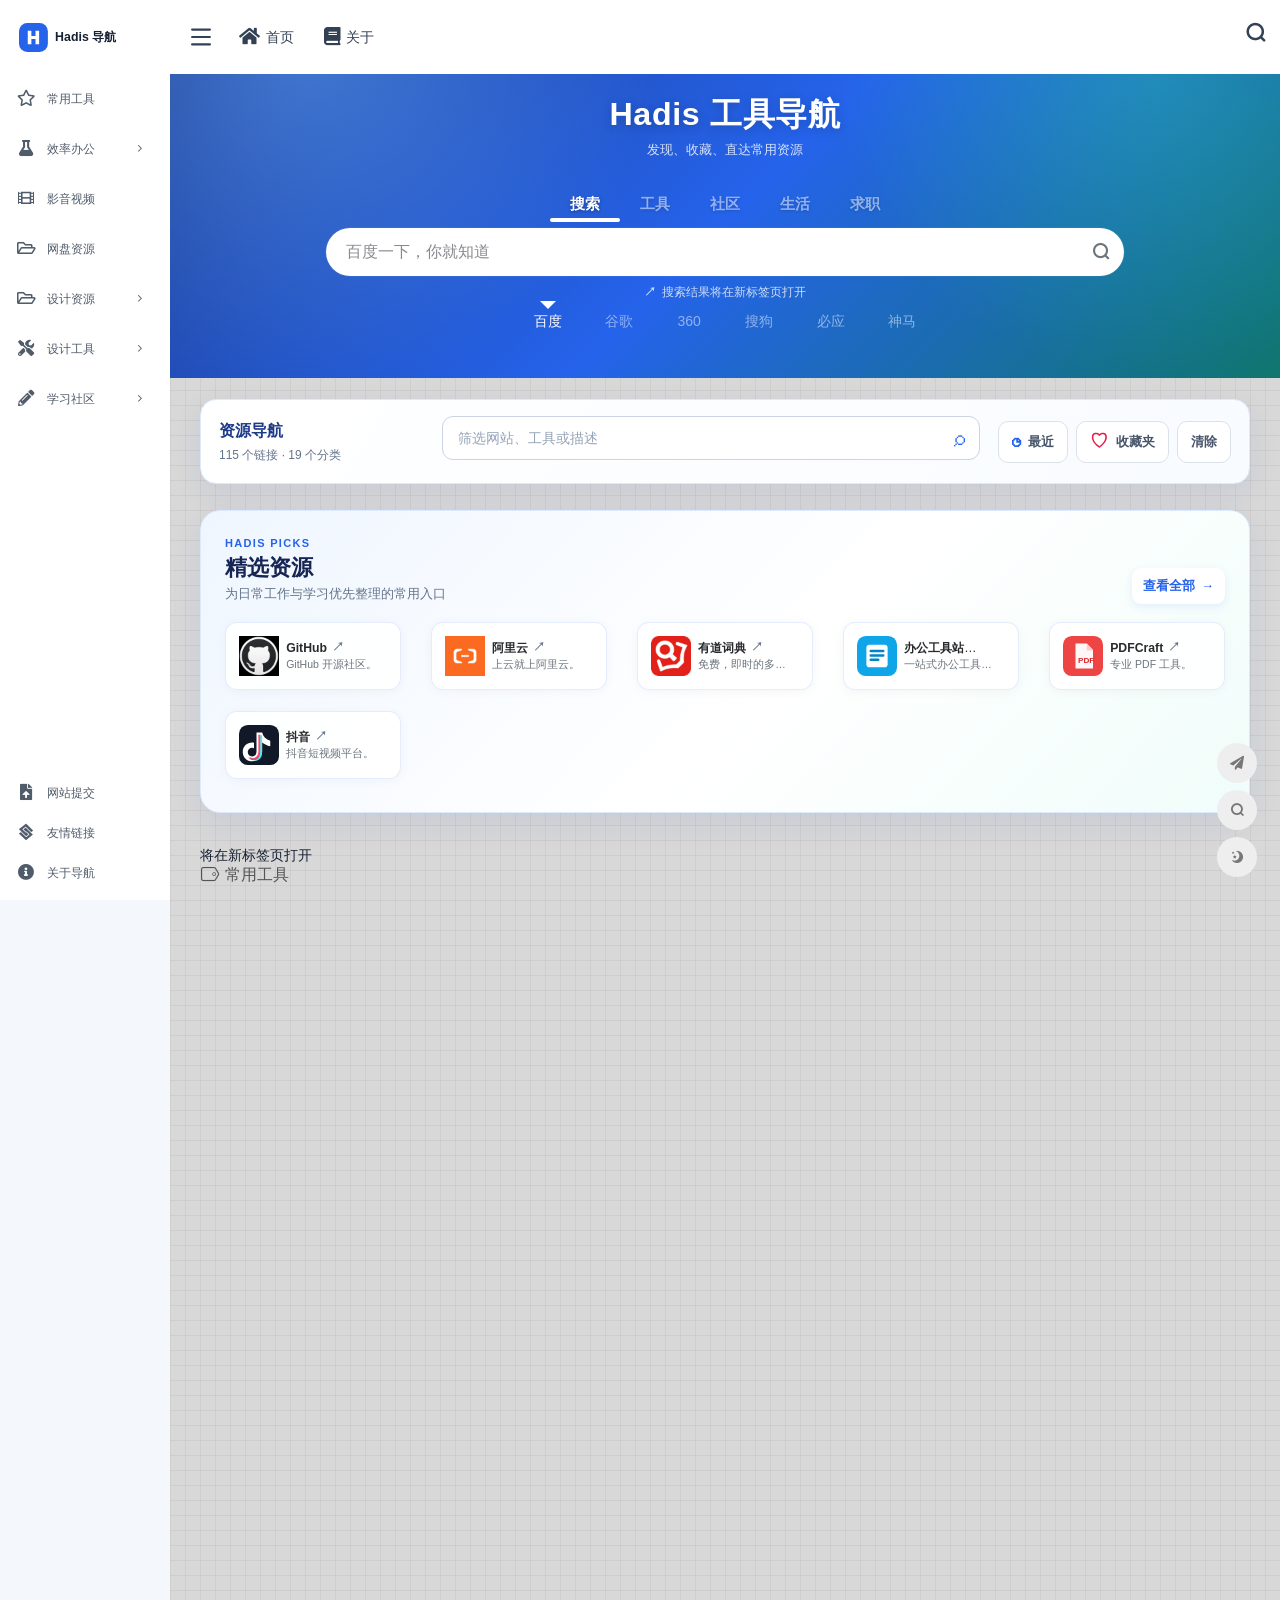
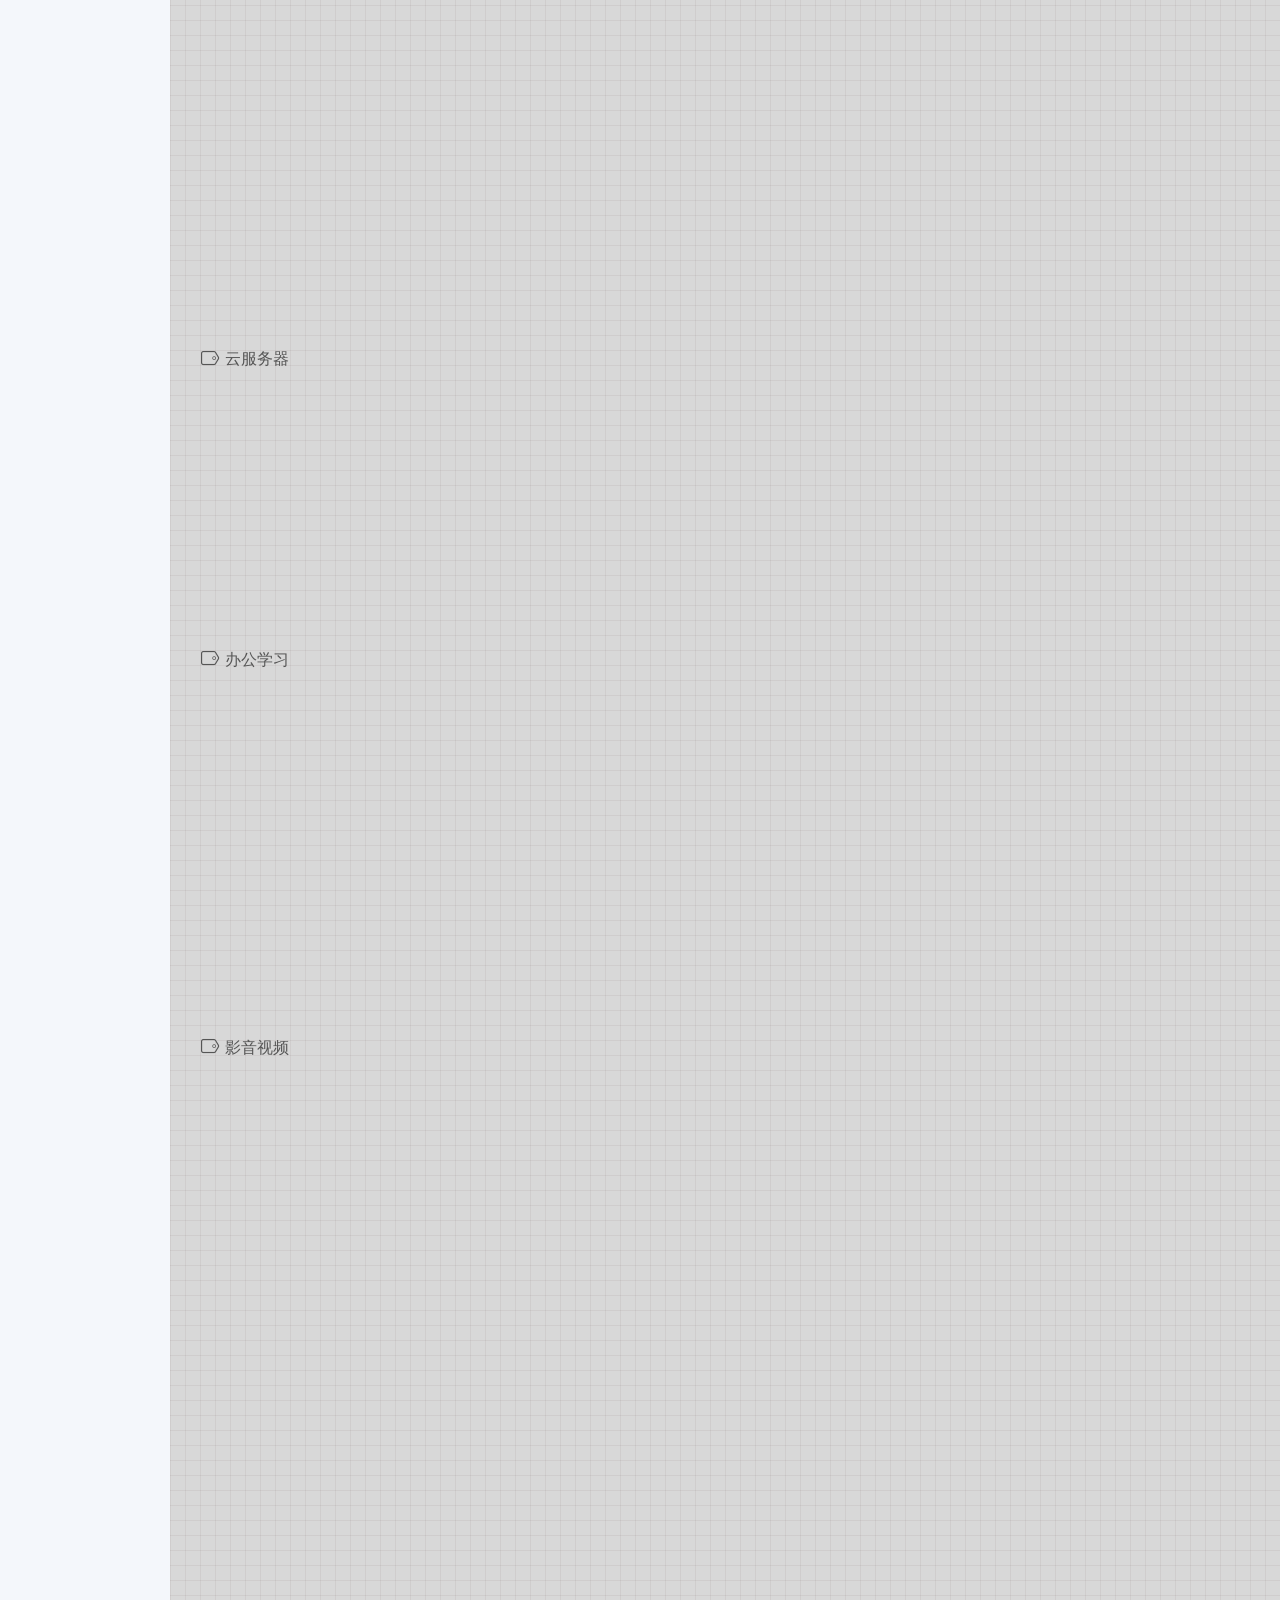
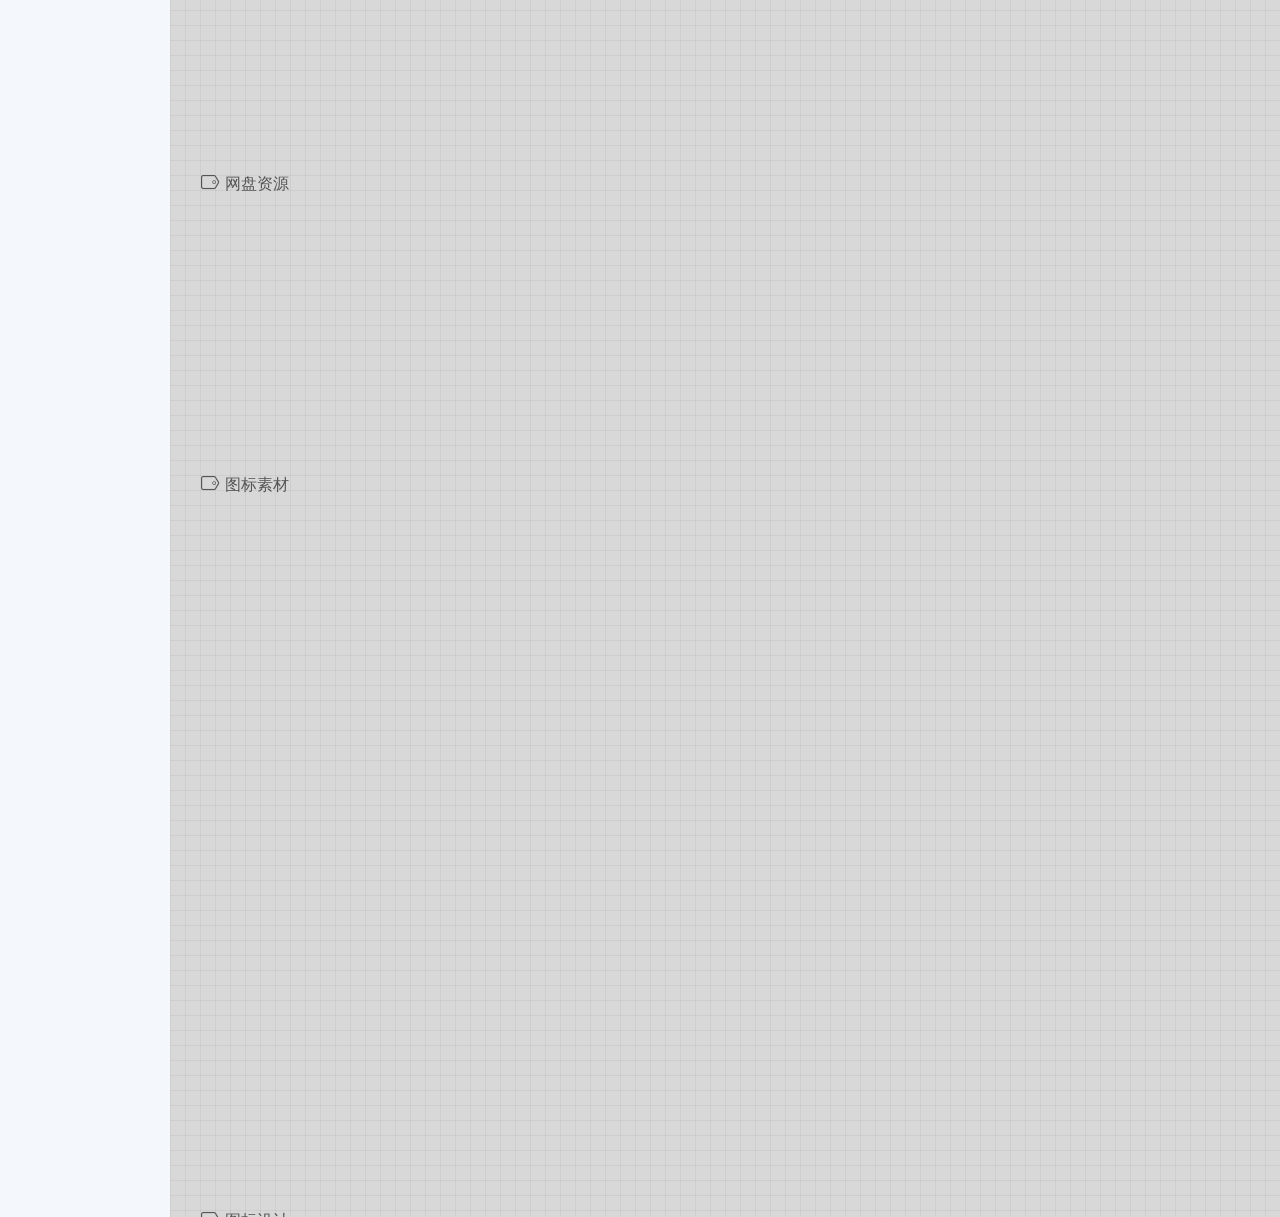
<file: index.html>
<!DOCTYPE html>
<html lang="zh-CN">

<head>
    <meta charset="UTF-8" />
    <meta name="viewport"
        content="width=device-width, initial-scale=1" />
    <meta name="theme-color" content="#2563eb" />
    <meta name="color-scheme" content="light dark" />
    <meta name="hadis-telemetry" content="disabled" />
    <title>Hadis 工具导航 - 常用网站与在线工具</title>
    <link rel="icon" href="./assets/images/hadis-favicon.svg" type="image/svg+xml" />
    <link rel="apple-touch-icon" href="./assets/images/hadis-icon-192.png" />
    <link rel="manifest" href="./manifest.webmanifest" />
    <meta name="description" content="Hadis 工具导航：汇集常用网站、开发资源、办公工具与设计灵感，支持站内筛选和本地收藏。" />
    <link rel="canonical" href="https://web.008997.xyz/" />
    <meta property="og:title" content="Hadis 工具导航" />
    <meta property="og:description" content="常用网站与在线工具，一站直达。" />
    <meta property="og:type" content="website" />
    <meta property="og:url" content="https://web.008997.xyz/" />
    <meta property="og:site_name" content="Hadis 工具导航" />
    <meta property="og:locale" content="zh_CN" />
    <meta property="og:image" content="https://web.008997.xyz/assets/images/hadis-share.png" />
    <meta property="og:image:width" content="1200" />
    <meta property="og:image:height" content="630" />
    <meta property="og:image:alt" content="Hadis 工具导航" />
    <meta name="twitter:card" content="summary_large_image" />
    <meta name="twitter:title" content="Hadis 工具导航" />
    <meta name="twitter:description" content="常用网站与在线工具，一站直达。" />
    <meta name="twitter:image" content="https://web.008997.xyz/assets/images/hadis-share.png" />
    <meta name="twitter:image:alt" content="Hadis 工具导航" />
    <script type="application/ld+json">
    {
      "@context": "https://schema.org",
      "@type": "WebSite",
      "name": "Hadis 工具导航",
      "alternateName": "Hadis 导航",
      "url": "https://web.008997.xyz/",
      "description": "汇集常用网站、开发资源、办公工具与设计灵感的一站式工具导航。",
      "inLanguage": "zh-CN",
      "image": "https://web.008997.xyz/assets/images/hadis-share.png",
      "creator": {
        "@type": "Person",
        "name": "hadis112233",
        "url": "https://github.com/hadis112233"
      },
      "sameAs": ["https://github.com/hadis112233/web_tool"]
    }
    </script>

    <link rel="stylesheet" id="iconfont-css" href="./assets/css/iconfont-3.03029.1.css"
        type="text/css" media="all" />
    <link rel="stylesheet" id="bootstrap-css" href="./assets/css/bootstrap-subset.css?v=20260801-1"
        type="text/css" media="all" />
    <link rel="stylesheet" id="theme-css" href="./assets/css/theme-subset.css?v=20260801-1"
        type="text/css" media="all" />
    <link rel="stylesheet" id="custom-css" href="./assets/css/custom-style.css?v=20261002-1"
        type="text/css" media="all" />
    <link rel="stylesheet" id="fortawesome-css" href="./assets/css/static-icons.css?v=20260801-1" type="text/css" />
</head>



<body class="io-grey-mode">
    <a class="skip-link" href="#content">跳到主要内容</a>
    <div id="network-notice" class="network-notice" role="status" aria-live="polite" aria-atomic="true" hidden>
        当前似乎处于离线状态，已缓存内容仍可查看；外部网站暂不可打开。
    </div>
    <div id="update-notice" class="update-notice" role="region" aria-label="网站更新" hidden>
        <span id="update-status" role="status" aria-live="polite" aria-atomic="true">发现新版网站</span>
        <button id="update-now" type="button">立即刷新</button>
    </div>


    <div class="page-container">

	<div id="sidebar" class="sticky sidebar-nav fade animate-nav" style="width: 170px">

            <div class="modal-dialog h-100 sidebar-nav-inner">
                <div class="sidebar-logo border-bottom border-color">

                    <div class="logo overflow-hidden">
                        <a href="./" class="logo-expanded" aria-label="返回首页">
                            <img src="./assets/images/hadis-logo.svg" width="183" height="40" class="logo-light"
                                alt="Hadis 工具导航">
                            <img src="./assets/images/hadis-logo-dark.svg" width="183" height="40" class="logo-dark d-none"
                                alt="Hadis 工具导航">
                        </a>
                        <a href="./" class="logo-collapsed" aria-label="返回首页">
                            <img src="./assets/images/hadis-mark.svg" width="40" height="40" class="logo-light"
                                alt="Hadis 工具导航">
                            <img src="./assets/images/hadis-mark.svg" width="40" height="40" class="logo-dark d-none"
                                alt="Hadis 工具导航">
                        </a>
                    </div>

                </div>
                <div class="sidebar-menu flex-fill">
                    <div class="sidebar-scroll">
                        <div class="sidebar-menu-inner">
                            <ul>


                                    <li class="sidebar-item">
                                        <a href="#3e90c5117dc0fe9d71410e448d766e52" class="smooth">
                                            <i class="far fa-star fa-lg icon-fw icon-lg mr-2"></i>
                                            <span>常用工具</span>
                                        </a>
                                    </li>



                                    <li class="sidebar-item">
                                        <a href="#acd617ea241c9daf2f251963bc03c6e3" class="smooth change-href" data-change="#acd617ea241c9daf2f251963bc03c6e3">
                                            <i class="fas fa-flask fa-lg icon-fw icon-lg mr-2"></i>
                                            <span>效率办公</span>
                                            <i class="iconfont icon-arrow-r-m sidebar-more text-sm"></i>
                                        </a>
                                        <ul>

                                            <li><a href="#acd617ea241c9daf2f251963bc03c6e3" class="smooth"><span>云服务器</span></a></li>

                                            <li><a href="#e0aade1cd567f730e498e248bbd6acdf" class="smooth"><span>办公学习</span></a></li>

                                        </ul>
                                    </li>



                                    <li class="sidebar-item">
                                        <a href="#a4d417d7850fde0cd00e4af576621a63" class="smooth">
                                            <i class="fas fa-film fa-lg icon-fw icon-lg mr-2"></i>
                                            <span>影音视频</span>
                                        </a>
                                    </li>



                                    <li class="sidebar-item">
                                        <a href="#5e6e1089ffbc5d7819c0d0f1f7b31ebc" class="smooth">
                                            <i class="far fa-folder-open fa-lg icon-fw icon-lg mr-2"></i>
                                            <span>网盘资源</span>
                                        </a>
                                    </li>



                                    <li class="sidebar-item">
                                        <a href="#7866a35b09d466b9cf0295af54d30d53" class="smooth change-href" data-change="#7866a35b09d466b9cf0295af54d30d53">
                                            <i class="far fa-folder-open fa-lg icon-fw icon-lg mr-2"></i>
                                            <span>设计资源</span>
                                            <i class="iconfont icon-arrow-r-m sidebar-more text-sm"></i>
                                        </a>
                                        <ul>

                                            <li><a href="#7866a35b09d466b9cf0295af54d30d53" class="smooth"><span>图标素材</span></a></li>

                                            <li><a href="#779477bcccdd4ecb1d852c8d4a67caca" class="smooth"><span>图标设计</span></a></li>

                                            <li><a href="#ff65f7f9721757bf11b0b0c95f1b9446" class="smooth"><span>平面素材</span></a></li>

                                            <li><a href="#722d3693fc0b9344bb46ee220beac1b6" class="smooth"><span>字体资源</span></a></li>

                                            <li><a href="#113a0a745b4169af0f7646269c12ae66" class="smooth"><span>PPT资源</span></a></li>

                                            <li><a href="#4fbc8ba07df90bae306d8e3b83fc5a21" class="smooth"><span>图形创意</span></a></li>

                                        </ul>
                                    </li>



                                    <li class="sidebar-item">
                                        <a href="#542c016a714d85715d206c8892fba01f" class="smooth change-href" data-change="#542c016a714d85715d206c8892fba01f">
                                            <i class="fas fa-tools fa-lg icon-fw icon-lg mr-2"></i>
                                            <span>设计工具</span>
                                            <i class="iconfont icon-arrow-r-m sidebar-more text-sm"></i>
                                        </a>
                                        <ul>

                                            <li><a href="#542c016a714d85715d206c8892fba01f" class="smooth"><span>界面设计</span></a></li>

                                            <li><a href="#31e51a60697ff3fb1d1c4934cce67921" class="smooth"><span>在线配色</span></a></li>

                                            <li><a href="#9c2232288caaa8ec40948cef6a786ac2" class="smooth"><span>迷你工具</span></a></li>

                                            <li><a href="#13a0e1cc22ccc31b31242a6046230729" class="smooth"><span>谷歌插件</span></a></li>

                                            <li><a href="#33d3098041927a26a98ed4c6822c9687" class="smooth"><span>设计规范</span></a></li>

                                        </ul>
                                    </li>



                                    <li class="sidebar-item">
                                        <a href="#19cb9b648dba4efc58a205ea413b6b5d" class="smooth change-href" data-change="#19cb9b648dba4efc58a205ea413b6b5d">
                                            <i class="fas fa-pencil-alt fa-lg icon-fw icon-lg mr-2"></i>
                                            <span>学习社区</span>
                                            <i class="iconfont icon-arrow-r-m sidebar-more text-sm"></i>
                                        </a>
                                        <ul>

                                            <li><a href="#19cb9b648dba4efc58a205ea413b6b5d" class="smooth"><span>资讯书籍</span></a></li>

                                            <li><a href="#c7a9a750a4a636f0bb3e982b5ea9141c" class="smooth"><span>博客论坛</span></a></li>

                                            <li><a href="#aec25b122d7aceb3dd3b64cf71858ed2" class="smooth"><span>视频教程</span></a></li>

                                        </ul>
                                    </li>


                            </ul>
                        </div>
                    </div>
                </div>
                <div class="border-top py-2 border-color">
                    <div class="flex-bottom">
                        <ul>
                            <li id="menu-item-237"
                                class="menu-item menu-item-type-post_type menu-item-object-page menu-item-237 sidebar-item">
                                <a href="commit.html">
                                    <i class="fas fa-file-upload icon-fw icon-lg mr-2"></i>
                                    <span>网站提交</span></a>
                            </li>

			    <li id="menu-item-212"
                                 class="menu-item menu-item-type-custom menu-item-object-custom menu-item-212 sidebar-item">
                                 <a href="#friendlink" class="smooth">
                                     <i class="fab fa-staylinked icon-fw icon-lg mr-2"></i>
                                     <span>友情链接</span>
                                 </a>
                            </li>

                            <li id="menu-item-213"
                                class="menu-item menu-item-type-custom menu-item-object-custom menu-item-213 sidebar-item">
                                <a href="about">
                                    <i class="fa fa-info-circle icon-fw icon-lg mr-2"></i>
                                    <span>关于导航</span></a>
                            </li>
                        </ul>
                    </div>
                </div>
            </div>
        </div>


<div class="main-content flex-fill grid-bg">
    <div class="big-header-banner">
        <div id="header" class="page-header sticky">
            <div class="navbar navbar-expand-md">
                <div class="container-fluid p-0">

                    <a href="./" class="navbar-brand d-md-none" title="Hadis 工具导航" aria-label="返回首页">
                        <img src="./assets/images/hadis-mark.svg" width="40" height="40" class="logo-light"
                            alt="Hadis 工具导航">
                        <img src="./assets/images/hadis-mark.svg" width="40" height="40" class="logo-dark d-none"
                            alt="Hadis 工具导航">
                    </a>

                    <div class="collapse navbar-collapse order-2 order-md-1">
                        <div class="header-mini-btn">
                            <label>
                                <input id="mini-button" type="checkbox" aria-label="收起或展开侧栏">
                                <svg viewbox="0 0 100 100" xmlns="http://www.w3.org/2000/svg">
                                    <path class="line--1" d="M0 40h62c18 0 18-20-17 5L31 55"></path>
                                    <path class="line--2" d="M0 50h80"></path>
                                    <path class="line--3" d="M0 60h62c18 0 18 20-17-5L31 45"></path>
                                </svg>
                            </label>

                        </div>

                        <ul class="navbar-nav site-menu" style="margin-right: 16px;">

			<li >
				<a href="./">
                                    <i class="fa fa-home fa-lg mr-2"></i>
                                    <span>首页</span>
                                </a>
				<ul class="sub-menu">

				</ul>
			    </li>

			<li >
				<a href="./about">
                                    <i class="fa fa-book fa-lg mr-2"></i>
                                    <span>关于</span>
                                </a>
				<ul class="sub-menu">

				</ul>
			    </li>

			</ul>


                    </div>

                    <ul class="nav navbar-menu text-xs order-1 order-md-2">


                        <li class="nav-search ml-3 ml-md-4">
                            <a href="#search" class="smooth go-search-btn" role="button"
                                aria-label="打开搜索"><i
                                    class="iconfont icon-search icon-2x"></i></a>
                        </li>
                        <li class="nav-item d-md-none mobile-menu ml-3 ml-md-4">
                            <a href="#" id="sidebar-switch" role="button"
                                aria-label="打开分类菜单" aria-expanded="false" aria-controls="sidebar"><i
                                    class="iconfont icon-classification icon-2x"></i></a>
                        </li>
                    </ul>
                </div>
            </div>
        </div>
        <div class="placeholder" style="height:74px"></div>
    </div>


<div class="header-big  post-top css-color mb-4" id="search-bg" style="">
    <div class="hero-heading">
        <h1>Hadis 工具导航</h1>
        <p>发现、收藏、直达常用资源</p>
    </div>
    <div class="s-search">
        <div id="search" class="s-search mx-auto">
            <div id="search-list-menu" class="hide-type-list">
                <div class="s-type text-center">
                    <div class="s-type-list big">
                        <div class="anchor" style="position: absolute; left: 50%; opacity: 0;"></div>
                        <label for="type-baidu1" class="active" data-id="group-b"><span>搜索</span></label>
                        <label for="type-whois"   data-id="group-c"><span>工具</span></label>
                        <label for="type-zhihu"   data-id="group-d"><span>社区</span></label>
                        <label for="type-taobao1" data-id="group-e"><span>生活</span></label>
                        <label for="type-zhaopin" data-id="group-f"><span>求职</span></label>
                    </div>
                </div>
            </div>

            <form action="https://www.baidu.com/s" method="get" target="_blank" rel="noopener noreferrer"
                class="super-search-fm" role="search" aria-label="网页搜索" aria-describedby="search-new-tab-note">
                <input type="search" id="search-text" name="wd" class="form-control smart-tips search-key"
                    zhannei="" placeholder="输入关键字搜索" autocomplete="off"
                    enterkeyhint="search" autocapitalize="none" spellcheck="false" aria-label="搜索关键词">
                <button class="submit" type="submit" aria-label="开始搜索，结果将在新标签页打开"><i class="iconfont icon-search"></i></button>
            </form>
            <p id="search-new-tab-note" class="search-new-tab-hint"><span aria-hidden="true">↗</span> 搜索结果将在新标签页打开</p>

            <div id="search-list" class="hide-type-list">
                <div class="search-group group-b">
                    <ul class="search-type">
                        <li><input hidden="" type="radio" name="type"
                                id="type-baidu1" checked="checked"
                                value="https://www.baidu.com/s?wd="
                                data-placeholder="百度一下，你就知道">
                            <label for="type-baidu1"><span class="text-muted">百度</span></label>
                        </li>
                        <li><input hidden="" type="radio" name="type"
                                id="type-google1"
                                value="https://www.google.com/search?q="
                                data-placeholder="谷歌搜索">
                            <label for="type-google1"><span class="text-muted">谷歌</span></label>
                        </li>
                        <li><input hidden="" type="radio" name="type"
                                id="type-360"
                                value="https://www.so.com/s?q="
                                data-placeholder="360 好搜">
                            <label for="type-360"><span class="text-muted">360</span></label>
                        </li>
                        <li><input hidden="" type="radio" name="type"
                                id="type-sogo"
                                value="https://www.sogou.com/web?query="
                                data-placeholder="搜狗搜索">
                            <label for="type-sogo"><span class="text-muted">搜狗</span></label>
                        </li>
                        <li><input hidden="" type="radio" name="type"
                                id="type-bing1"
                                value="https://cn.bing.com/search?q="
                                data-placeholder="微软 Bing 搜索">
                            <label for="type-bing1"><span class="text-muted">必应</span></label>
                        </li>
                        <li><input hidden="" type="radio" name="type"
                                id="type-sm"
                                value="https://yz.m.sm.cn/s?q="
                                data-placeholder="UC 移动端搜索">
                            <label for="type-sm"><span class="text-muted">神马</span></label>
                        </li>
                    </ul>
                </div>
                <div class="search-group group-c">
                    <ul class="search-type">
                        <li><input hidden="" type="radio" name="type"
                                id="type-br"
                                value="https://rank.chinaz.com/all/"
                                data-placeholder="请输入网址(不带 https://)">
                            <label for="type-br"><span class="text-muted">权重查询</span></label>
                        </li>
                        <li><input hidden="" type="radio" name="type"
                                id="type-links"
                                value="https://link.chinaz.com/"
                                data-placeholder="请输入网址(不带 https://)">
                            <label for="type-links"><span class="text-muted">友链检测</span></label>
                        </li>
                        <li><input hidden="" type="radio" name="type"
                                id="type-whois"
                                value="https://who.is/whois/"
                                data-placeholder="请输入网址(不带 https://)">
                            <label for="type-whois"><span class="text-muted">域名信息查询</span></label>
                        </li>
                        <li><input hidden="" type="radio" name="type"
                                id="type-ping"
                                value="https://ping.chinaz.com/"
                                data-placeholder="请输入网址(不带 https://)">
                            <label for="type-ping"><span class="text-muted">PING 检测</span></label>
                        </li>
                        <li><input hidden="" type="radio" name="type"
                                id="type-404"
                                value="https://tool.chinaz.com/Links/?DAddress="
                                data-placeholder="请输入网址(不带https://)">
                             <label for="type-404"><span class="text-muted">死链检测</span></label>
                        </li>
                    </ul>
                </div>
                <div class="search-group group-d">
                    <ul class="search-type">
                        <li><input hidden="" type="radio" name="type"
                                id="type-zhihu"
                                value="https://www.zhihu.com/search?type=content&amp;q="
                                data-placeholder="知乎">
                            <label for="type-zhihu"><span class="text-muted">知乎</span></label>
                        </li>
                        <li><input hidden="" type="radio" name="type"
                                id="type-wechat"
                                value ="https://weixin.sogou.com/weixin?type=2&amp;query="
                                data-placeholder="微信">
                            <label for="type-wechat"><span class="text-muted">微信</span></label>
                        </li>
                        <li><input hidden="" type="radio" name="type"
                                 id="type-weibo"
                                 value="https://s.weibo.com/weibo?q="
                                 data-placeholder="微博">
                            <label for="type-weibo"><span class="text-muted">微博</span></label>
                        </li>
                        <li><input hidden="" type="radio" name="type"
                                 id="type-douban"
                                 value="https://www.douban.com/search?q="
                                 data-placeholder="豆瓣">
                            <label for="type-douban"><span class="text-muted">豆瓣</span></label>
                        </li>
                    </ul>
                </div>
                <div class="search-group group-e">
                    <ul class="search-type">
                        <li><input hidden="" type="radio" name="type"
                                id="type-taobao1"
                                value="https://s.taobao.com/search?q="
                                data-placeholder="淘宝">
                            <label for="type-taobao1"><span class="text-muted">淘宝</span></label>
                        </li>
                        <li><input hidden="" type="radio" name="type"
                                id="type-jd"
                                value="https://search.jd.com/Search?keyword="
                                data-placeholder="京东">
                            <label for="type-jd"><span class="text-muted">京东</span></label>
                        </li>
                        <li><input hidden="" type="radio" name="type"
                                id="type-xiachufang"
                                value="https://www.xiachufang.com/search/?keyword="
                                data-placeholder="下厨房">
                            <label for="type-xiachufang"><span class="text-muted">下厨房</span></label>
                        </li>
                    </ul>
                </div>
                <div class="search-group group-f">
                    <ul class="search-type">
                        <li><input hidden="" type="radio" name="type"
                                id="type-zhaopin"
                                value="https://sou.zhaopin.com/?kw="
                                data-placeholder="智联招聘">
                            <label for="type-zhaopin"><span class="text-muted">智联招聘</span></label>
                        </li>
                        <li><input hidden="" type="radio" name="type"
                                id="type-51job"
                                value="https://we.51job.com/pc/search?keyword="
                                data-placeholder="前程无忧">
                            <label for="type-51job"><span class="text-muted">前程无忧</span></label>
                        </li>
                        <li><input hidden="" type="radio" name="type"
                                id="type-lagou"
                                value="https://www.lagou.com/wn/jobs?kd="
                                data-placeholder="拉钩网">
                            <label for="type-lagou"><span class="text-muted">拉钩网</span></label>
                        </li>
                        <li><input hidden="" type="radio" name="type"
                                id="type-liepin"
                                value="https://www.liepin.com/zhaopin/?key="
                                data-placeholder="猎聘网">
                            <label for="type-liepin"><span class="text-muted">猎聘网</span></label>
                        </li>
                    </ul>
                </div>
            </div>
        </div>
    </div>

</div>


<div id="content" class="content-site customize-site">
    <span id="new-tab-note" class="sr-only">将在新标签页打开</span>




            <!-- SITE_CATALOG_START -->
<div class="d-flex flex-fill" id="3e90c5117dc0fe9d71410e448d766e52"><h2 class="site-category-title text-gray text-lg mb-4"><i class="site-tag iconfont icon-tag icon-lg mr-1"></i>常用工具</h2></div>
<div class="row"><div class="url-card col-6 col-sm-6 col-md-4 col-xl-5a col-xxl-6a" data-featured="5"><div class="url-body default"><a href="https://pdf.008997.xyz/" target="_blank" rel="noopener noreferrer" aria-describedby="new-tab-note" class="card no-c mb-4"><div class="card-body"><div class="url-content d-flex align-items-center"><div class="url-img mr-2 d-flex align-items-center justify-content-center"><img class="lazy" loading="lazy" decoding="async" width="40" height="40" src="assets/images/logos/pdfcraft.svg" alt=""></div><div class="url-info flex-fill"><div class="text-sm overflowClip_1"><strong>PDFCraft<span class="new-tab-indicator" aria-hidden="true">↗</span></strong></div><p class="overflowClip_1 m-0 text-muted text-xs">专业 PDF 工具。</p></div></div></div></a></div></div><div class="url-card col-6 col-sm-6 col-md-4 col-xl-5a col-xxl-6a" data-featured="4"><div class="url-body default"><a href="http://101.43.88.87:40005/" target="_blank" rel="noopener noreferrer" aria-describedby="new-tab-note" class="card no-c mb-4" data-insecure="true" title="此网站仅支持 HTTP 明文连接"><div class="card-body"><div class="url-content d-flex align-items-center"><div class="url-img mr-2 d-flex align-items-center justify-content-center"><img class="lazy" loading="lazy" decoding="async" width="40" height="40" src="assets/images/logos/office-tools.svg" alt=""></div><div class="url-info flex-fill"><div class="text-sm overflowClip_1"><strong>办公工具站<span class="insecure-badge" aria-label="仅支持 HTTP 明文连接">HTTP</span><span class="new-tab-indicator" aria-hidden="true">↗</span></strong></div><p class="overflowClip_1 m-0 text-muted text-xs">一站式办公工具助手。</p></div></div></div></a></div></div><div class="url-card col-6 col-sm-6 col-md-4 col-xl-5a col-xxl-6a"><div class="url-body default"><a href="https://www.yuque.com/" target="_blank" rel="noopener noreferrer" aria-describedby="new-tab-note" class="card no-c mb-4"><div class="card-body"><div class="url-content d-flex align-items-center"><div class="url-img mr-2 d-flex align-items-center justify-content-center"><img class="lazy" loading="lazy" decoding="async" width="40" height="40" src="assets/images/logos/%E8%AF%AD%E9%9B%80.webp" alt=""></div><div class="url-info flex-fill"><div class="text-sm overflowClip_1"><strong>语雀<span class="new-tab-indicator" aria-hidden="true">↗</span></strong></div><p class="overflowClip_1 m-0 text-muted text-xs">专业的云端知识库。</p></div></div></div></a></div></div><div class="url-card col-6 col-sm-6 col-md-4 col-xl-5a col-xxl-6a"><div class="url-body default"><a href="https://mail.qq.com/" target="_blank" rel="noopener noreferrer" aria-describedby="new-tab-note" class="card no-c mb-4"><div class="card-body"><div class="url-content d-flex align-items-center"><div class="url-img mr-2 d-flex align-items-center justify-content-center"><img class="lazy" loading="lazy" decoding="async" width="40" height="40" src="assets/images/logos/qq%E9%82%AE%E7%AE%B1.webp" alt=""></div><div class="url-info flex-fill"><div class="text-sm overflowClip_1"><strong>QQ 邮箱<span class="new-tab-indicator" aria-hidden="true">↗</span></strong></div><p class="overflowClip_1 m-0 text-muted text-xs">腾讯 QQ 邮箱。</p></div></div></div></a></div></div><div class="url-card col-6 col-sm-6 col-md-4 col-xl-5a col-xxl-6a"><div class="url-body default"><a href="https://www.oschina.net/" target="_blank" rel="noopener noreferrer" aria-describedby="new-tab-note" class="card no-c mb-4"><div class="card-body"><div class="url-content d-flex align-items-center"><div class="url-img mr-2 d-flex align-items-center justify-content-center"><img class="lazy" loading="lazy" decoding="async" width="40" height="40" src="assets/images/logos/%E5%BC%80%E6%BA%90%E4%B8%AD%E5%9B%BD.webp" alt=""></div><div class="url-info flex-fill"><div class="text-sm overflowClip_1"><strong>开源中国<span class="new-tab-indicator" aria-hidden="true">↗</span></strong></div><p class="overflowClip_1 m-0 text-muted text-xs">中文开源技术交流社区。</p></div></div></div></a></div></div><div class="url-card col-6 col-sm-6 col-md-4 col-xl-5a col-xxl-6a"><div class="url-body default"><a href="https://mp.weixin.qq.com/" target="_blank" rel="noopener noreferrer" aria-describedby="new-tab-note" class="card no-c mb-4"><div class="card-body"><div class="url-content d-flex align-items-center"><div class="url-img mr-2 d-flex align-items-center justify-content-center"><img class="lazy" loading="lazy" decoding="async" width="40" height="40" src="assets/images/logos/%E5%BE%AE%E4%BF%A1%E5%85%AC%E4%BC%97%E5%8F%B7.webp" alt=""></div><div class="url-info flex-fill"><div class="text-sm overflowClip_1"><strong>公众号平台<span class="new-tab-indicator" aria-hidden="true">↗</span></strong></div><p class="overflowClip_1 m-0 text-muted text-xs">再小的个体也有自己的品牌。</p></div></div></div></a></div></div><div class="url-card col-6 col-sm-6 col-md-4 col-xl-5a col-xxl-6a" data-featured="1"><div class="url-body default"><a href="https://github.com/" target="_blank" rel="noopener noreferrer" aria-describedby="new-tab-note" class="card no-c mb-4"><div class="card-body"><div class="url-content d-flex align-items-center"><div class="url-img mr-2 d-flex align-items-center justify-content-center"><img class="lazy" loading="lazy" decoding="async" width="40" height="40" src="assets/images/logos/github.webp" alt=""></div><div class="url-info flex-fill"><div class="text-sm overflowClip_1"><strong>GitHub<span class="new-tab-indicator" aria-hidden="true">↗</span></strong></div><p class="overflowClip_1 m-0 text-muted text-xs">GitHub 开源社区。</p></div></div></div></a></div></div><div class="url-card col-6 col-sm-6 col-md-4 col-xl-5a col-xxl-6a"><div class="url-body default"><a href="https://www.photopea.com/" target="_blank" rel="noopener noreferrer" aria-describedby="new-tab-note" class="card no-c mb-4"><div class="card-body"><div class="url-content d-flex align-items-center"><div class="url-img mr-2 d-flex align-items-center justify-content-center"><img class="lazy" loading="lazy" decoding="async" width="40" height="40" src="assets/images/logos/inoreader.webp" alt=""></div><div class="url-info flex-fill"><div class="text-sm overflowClip_1"><strong>在线ps<span class="new-tab-indicator" aria-hidden="true">↗</span></strong></div><p class="overflowClip_1 m-0 text-muted text-xs">在线图片编辑工具</p></div></div></div></a></div></div><div class="url-card col-6 col-sm-6 col-md-4 col-xl-5a col-xxl-6a"><div class="url-body default"><a href="https://m3u8player.org/" target="_blank" rel="noopener noreferrer" aria-describedby="new-tab-note" class="card no-c mb-4"><div class="card-body"><div class="url-content d-flex align-items-center"><div class="url-img mr-2 d-flex align-items-center justify-content-center"><img class="lazy" loading="lazy" decoding="async" width="40" height="40" src="assets/images/logos/Material_Design.webp" alt=""></div><div class="url-info flex-fill"><div class="text-sm overflowClip_1"><strong>m3u8在线播放器<span class="new-tab-indicator" aria-hidden="true">↗</span></strong></div><p class="overflowClip_1 m-0 text-muted text-xs">m3u8/hls在线播放</p></div></div></div></a></div></div><div class="url-card col-6 col-sm-6 col-md-4 col-xl-5a col-xxl-6a"><div class="url-body default"><a href="https://tool.lu/" target="_blank" rel="noopener noreferrer" aria-describedby="new-tab-note" class="card no-c mb-4"><div class="card-body"><div class="url-content d-flex align-items-center"><div class="url-img mr-2 d-flex align-items-center justify-content-center"><img class="lazy" loading="lazy" decoding="async" width="40" height="40" src="assets/images/logos/mdx.webp" alt=""></div><div class="url-info flex-fill"><div class="text-sm overflowClip_1"><strong>在线工具助手<span class="new-tab-indicator" aria-hidden="true">↗</span></strong></div><p class="overflowClip_1 m-0 text-muted text-xs">常用开发与在线工具</p></div></div></div></a></div></div><div class="url-card col-6 col-sm-6 col-md-4 col-xl-5a col-xxl-6a"><div class="url-body default"><a href="https://www.zhihu.com/" target="_blank" rel="noopener noreferrer" aria-describedby="new-tab-note" class="card no-c mb-4"><div class="card-body"><div class="url-content d-flex align-items-center"><div class="url-img mr-2 d-flex align-items-center justify-content-center"><img class="lazy" loading="lazy" decoding="async" width="40" height="40" src="assets/images/logos/%E7%9F%A5%E4%B9%8E.webp" alt=""></div><div class="url-info flex-fill"><div class="text-sm overflowClip_1"><strong>知乎<span class="new-tab-indicator" aria-hidden="true">↗</span></strong></div><p class="overflowClip_1 m-0 text-muted text-xs">知乎社区。</p></div></div></div></a></div></div><div class="url-card col-6 col-sm-6 col-md-4 col-xl-5a col-xxl-6a"><div class="url-body default"><a href="https://www.v2ex.com/" target="_blank" rel="noopener noreferrer" aria-describedby="new-tab-note" class="card no-c mb-4"><div class="card-body"><div class="url-content d-flex align-items-center"><div class="url-img mr-2 d-flex align-items-center justify-content-center"><img class="lazy" loading="lazy" decoding="async" width="40" height="40" src="assets/images/logos/v2ex.webp" alt=""></div><div class="url-info flex-fill"><div class="text-sm overflowClip_1"><strong>V2EX<span class="new-tab-indicator" aria-hidden="true">↗</span></strong></div><p class="overflowClip_1 m-0 text-muted text-xs">V2EX 创意工作者的社区。</p></div></div></div></a></div></div></div>
<div class="d-flex flex-fill" id="acd617ea241c9daf2f251963bc03c6e3"><h2 class="site-category-title text-gray text-lg mb-4"><i class="site-tag iconfont icon-tag icon-lg mr-1"></i>云服务器</h2></div>
<div class="row"><div class="url-card col-6 col-sm-6 col-md-4 col-xl-5a col-xxl-6a" data-featured="2"><div class="url-body default"><a href="https://www.aliyun.com/" target="_blank" rel="noopener noreferrer" aria-describedby="new-tab-note" class="card no-c mb-4"><div class="card-body"><div class="url-content d-flex align-items-center"><div class="url-img mr-2 d-flex align-items-center justify-content-center"><img class="lazy" loading="lazy" decoding="async" width="40" height="40" src="assets/images/logos/%E9%98%BF%E9%87%8C%E4%BA%91.webp" alt=""></div><div class="url-info flex-fill"><div class="text-sm overflowClip_1"><strong>阿里云<span class="new-tab-indicator" aria-hidden="true">↗</span></strong></div><p class="overflowClip_1 m-0 text-muted text-xs">上云就上阿里云。</p></div></div></div></a></div></div><div class="url-card col-6 col-sm-6 col-md-4 col-xl-5a col-xxl-6a"><div class="url-body default"><a href="https://cloud.tencent.com/" target="_blank" rel="noopener noreferrer" aria-describedby="new-tab-note" class="card no-c mb-4"><div class="card-body"><div class="url-content d-flex align-items-center"><div class="url-img mr-2 d-flex align-items-center justify-content-center"><img class="lazy" loading="lazy" decoding="async" width="40" height="40" src="assets/images/logos/%E8%85%BE%E8%AE%AF%E4%BA%91.webp" alt=""></div><div class="url-info flex-fill"><div class="text-sm overflowClip_1"><strong>腾讯云<span class="new-tab-indicator" aria-hidden="true">↗</span></strong></div><p class="overflowClip_1 m-0 text-muted text-xs">产业智变，云启未来。</p></div></div></div></a></div></div><div class="url-card col-6 col-sm-6 col-md-4 col-xl-5a col-xxl-6a"><div class="url-body default"><a href="https://www.huaweicloud.com/" target="_blank" rel="noopener noreferrer" aria-describedby="new-tab-note" class="card no-c mb-4"><div class="card-body"><div class="url-content d-flex align-items-center"><div class="url-img mr-2 d-flex align-items-center justify-content-center"><img class="lazy" loading="lazy" decoding="async" width="40" height="40" src="assets/images/logos/%E5%8D%8E%E4%B8%BA%E4%BA%91.webp" alt=""></div><div class="url-info flex-fill"><div class="text-sm overflowClip_1"><strong>华为云<span class="new-tab-indicator" aria-hidden="true">↗</span></strong></div><p class="overflowClip_1 m-0 text-muted text-xs">提供云计算与智能服务。</p></div></div></div></a></div></div></div>
<div class="d-flex flex-fill" id="e0aade1cd567f730e498e248bbd6acdf"><h2 class="site-category-title text-gray text-lg mb-4"><i class="site-tag iconfont icon-tag icon-lg mr-1"></i>办公学习</h2></div>
<div class="row"><div class="url-card col-6 col-sm-6 col-md-4 col-xl-5a col-xxl-6a" data-featured="3"><div class="url-body default"><a href="https://www.youdao.com/" target="_blank" rel="noopener noreferrer" aria-describedby="new-tab-note" class="card no-c mb-4"><div class="card-body"><div class="url-content d-flex align-items-center"><div class="url-img mr-2 d-flex align-items-center justify-content-center"><img class="lazy" loading="lazy" decoding="async" width="40" height="40" src="assets/images/logos/%E6%9C%89%E9%81%93%E8%AF%8D%E5%85%B8.webp" alt=""></div><div class="url-info flex-fill"><div class="text-sm overflowClip_1"><strong>有道词典<span class="new-tab-indicator" aria-hidden="true">↗</span></strong></div><p class="overflowClip_1 m-0 text-muted text-xs">免费，即时的多语种在线翻译。</p></div></div></div></a></div></div><div class="url-card col-6 col-sm-6 col-md-4 col-xl-5a col-xxl-6a"><div class="url-body default"><a href="https://fanyi.youdao.com/" target="_blank" rel="noopener noreferrer" aria-describedby="new-tab-note" class="card no-c mb-4"><div class="card-body"><div class="url-content d-flex align-items-center"><div class="url-img mr-2 d-flex align-items-center justify-content-center"><img class="lazy" loading="lazy" decoding="async" width="40" height="40" src="assets/images/logos/%E6%9C%89%E9%81%93%E8%AF%8D%E5%85%B8.webp" alt=""></div><div class="url-info flex-fill"><div class="text-sm overflowClip_1"><strong>有道翻译<span class="new-tab-indicator" aria-hidden="true">↗</span></strong></div><p class="overflowClip_1 m-0 text-muted text-xs">有道翻译。</p></div></div></div></a></div></div><div class="url-card col-6 col-sm-6 col-md-4 col-xl-5a col-xxl-6a"><div class="url-body default"><a href="https://translate.google.com/?sl=auto&amp;tl=zh-CN&amp;op=translate" target="_blank" rel="noopener noreferrer" aria-describedby="new-tab-note" class="card no-c mb-4"><div class="card-body"><div class="url-content d-flex align-items-center"><div class="url-img mr-2 d-flex align-items-center justify-content-center"><img class="lazy" loading="lazy" decoding="async" width="40" height="40" src="assets/images/logos/%E8%B0%B7%E6%AD%8C%E7%BF%BB%E8%AF%91.webp" alt=""></div><div class="url-info flex-fill"><div class="text-sm overflowClip_1"><strong>谷歌翻译<span class="new-tab-indicator" aria-hidden="true">↗</span></strong></div><p class="overflowClip_1 m-0 text-muted text-xs">谷歌翻译。</p></div></div></div></a></div></div><div class="url-card col-6 col-sm-6 col-md-4 col-xl-5a col-xxl-6a"><div class="url-body default"><a href="https://text2voice.cc/" target="_blank" rel="noopener noreferrer" aria-describedby="new-tab-note" class="card no-c mb-4"><div class="card-body"><div class="url-content d-flex align-items-center"><div class="url-img mr-2 d-flex align-items-center justify-content-center"><img class="lazy" loading="lazy" decoding="async" width="40" height="40" src="assets/images/logos/ProcessOn.webp" alt=""></div><div class="url-info flex-fill"><div class="text-sm overflowClip_1"><strong>Text2Voice<span class="new-tab-indicator" aria-hidden="true">↗</span></strong></div><p class="overflowClip_1 m-0 text-muted text-xs">文本转声音。</p></div></div></div></a></div></div></div>
<div class="d-flex flex-fill" id="a4d417d7850fde0cd00e4af576621a63"><h2 class="site-category-title text-gray text-lg mb-4"><i class="site-tag iconfont icon-tag icon-lg mr-1"></i>影音视频</h2></div>
<div class="row"><div class="url-card col-6 col-sm-6 col-md-4 col-xl-5a col-xxl-6a" data-featured="6"><div class="url-body default"><a href="https://www.douyin.com/" target="_blank" rel="noopener noreferrer" aria-describedby="new-tab-note" class="card no-c mb-4"><div class="card-body"><div class="url-content d-flex align-items-center"><div class="url-img mr-2 d-flex align-items-center justify-content-center"><img class="lazy" loading="lazy" decoding="async" width="40" height="40" src="assets/images/logos/douyin.svg" alt=""></div><div class="url-info flex-fill"><div class="text-sm overflowClip_1"><strong>抖音<span class="new-tab-indicator" aria-hidden="true">↗</span></strong></div><p class="overflowClip_1 m-0 text-muted text-xs">抖音短视频平台。</p></div></div></div></a></div></div><div class="url-card col-6 col-sm-6 col-md-4 col-xl-5a col-xxl-6a"><div class="url-body default"><a href="https://v.qq.com/" target="_blank" rel="noopener noreferrer" aria-describedby="new-tab-note" class="card no-c mb-4"><div class="card-body"><div class="url-content d-flex align-items-center"><div class="url-img mr-2 d-flex align-items-center justify-content-center"><img class="lazy" loading="lazy" decoding="async" width="40" height="40" src="assets/images/logos/%E8%85%BE%E8%AE%AF%E8%A7%86%E9%A2%91.webp" alt=""></div><div class="url-info flex-fill"><div class="text-sm overflowClip_1"><strong>腾讯视频<span class="new-tab-indicator" aria-hidden="true">↗</span></strong></div><p class="overflowClip_1 m-0 text-muted text-xs">腾讯视频，海量视频在线观看。</p></div></div></div></a></div></div><div class="url-card col-6 col-sm-6 col-md-4 col-xl-5a col-xxl-6a"><div class="url-body default"><a href="https://www.youku.com/ku/webhome" target="_blank" rel="noopener noreferrer" aria-describedby="new-tab-note" class="card no-c mb-4"><div class="card-body"><div class="url-content d-flex align-items-center"><div class="url-img mr-2 d-flex align-items-center justify-content-center"><img class="lazy" loading="lazy" decoding="async" width="40" height="40" src="assets/images/logos/%E4%BC%98%E9%85%B7.webp" alt=""></div><div class="url-info flex-fill"><div class="text-sm overflowClip_1"><strong>优酷<span class="new-tab-indicator" aria-hidden="true">↗</span></strong></div><p class="overflowClip_1 m-0 text-muted text-xs">优酷 - 这个世界很酷。</p></div></div></div></a></div></div><div class="url-card col-6 col-sm-6 col-md-4 col-xl-5a col-xxl-6a"><div class="url-body default"><a href="https://www.iqiyi.com/" target="_blank" rel="noopener noreferrer" aria-describedby="new-tab-note" class="card no-c mb-4"><div class="card-body"><div class="url-content d-flex align-items-center"><div class="url-img mr-2 d-flex align-items-center justify-content-center"><img class="lazy" loading="lazy" decoding="async" width="40" height="40" src="assets/images/logos/%E7%88%B1%E5%A5%87%E8%89%BA.webp" alt=""></div><div class="url-info flex-fill"><div class="text-sm overflowClip_1"><strong>爱奇艺<span class="new-tab-indicator" aria-hidden="true">↗</span></strong></div><p class="overflowClip_1 m-0 text-muted text-xs">爱奇艺在线视频。</p></div></div></div></a></div></div><div class="url-card col-6 col-sm-6 col-md-4 col-xl-5a col-xxl-6a"><div class="url-body default"><a href="https://www.bilibili.com/" target="_blank" rel="noopener noreferrer" aria-describedby="new-tab-note" class="card no-c mb-4"><div class="card-body"><div class="url-content d-flex align-items-center"><div class="url-img mr-2 d-flex align-items-center justify-content-center"><img class="lazy" loading="lazy" decoding="async" width="40" height="40" src="assets/images/logos/%E5%93%94%E5%93%A9%E5%93%94%E5%93%A9.webp" alt=""></div><div class="url-info flex-fill"><div class="text-sm overflowClip_1"><strong>哔哩哔哩<span class="new-tab-indicator" aria-hidden="true">↗</span></strong></div><p class="overflowClip_1 m-0 text-muted text-xs">Bilibili 视频弹幕网站。</p></div></div></div></a></div></div><div class="url-card col-6 col-sm-6 col-md-4 col-xl-5a col-xxl-6a"><div class="url-body default"><a href="https://y.qq.com/" target="_blank" rel="noopener noreferrer" aria-describedby="new-tab-note" class="card no-c mb-4"><div class="card-body"><div class="url-content d-flex align-items-center"><div class="url-img mr-2 d-flex align-items-center justify-content-center"><img class="lazy" loading="lazy" decoding="async" width="40" height="40" src="assets/images/logos/QQ%E9%9F%B3%E4%B9%90.webp" alt=""></div><div class="url-info flex-fill"><div class="text-sm overflowClip_1"><strong>QQ 音乐<span class="new-tab-indicator" aria-hidden="true">↗</span></strong></div><p class="overflowClip_1 m-0 text-muted text-xs">QQ 音乐，在线听歌。</p></div></div></div></a></div></div><div class="url-card col-6 col-sm-6 col-md-4 col-xl-5a col-xxl-6a"><div class="url-body default"><a href="https://music.163.com/" target="_blank" rel="noopener noreferrer" aria-describedby="new-tab-note" class="card no-c mb-4"><div class="card-body"><div class="url-content d-flex align-items-center"><div class="url-img mr-2 d-flex align-items-center justify-content-center"><img class="lazy" loading="lazy" decoding="async" width="40" height="40" src="assets/images/logos/%E7%BD%91%E6%98%93%E4%BA%91%E9%9F%B3%E4%B9%90.webp" alt=""></div><div class="url-info flex-fill"><div class="text-sm overflowClip_1"><strong>网易云音乐<span class="new-tab-indicator" aria-hidden="true">↗</span></strong></div><p class="overflowClip_1 m-0 text-muted text-xs">163 网易云音乐。</p></div></div></div></a></div></div><div class="url-card col-6 col-sm-6 col-md-4 col-xl-5a col-xxl-6a"><div class="url-body default"><a href="https://www.dygod.net/" target="_blank" rel="noopener noreferrer" aria-describedby="new-tab-note" class="card no-c mb-4"><div class="card-body"><div class="url-content d-flex align-items-center"><div class="url-img mr-2 d-flex align-items-center justify-content-center"><img class="lazy" loading="lazy" decoding="async" width="40" height="40" src="assets/images/logos/%E7%94%B5%E5%BD%B1%E5%A4%A9%E5%A0%82.webp" alt=""></div><div class="url-info flex-fill"><div class="text-sm overflowClip_1"><strong>电影天堂（DYGOD）<span class="new-tab-indicator" aria-hidden="true">↗</span></strong></div><p class="overflowClip_1 m-0 text-muted text-xs">电影天堂（DYGOD），高清电影下载。</p></div></div></div></a></div></div></div>
<div class="d-flex flex-fill" id="5e6e1089ffbc5d7819c0d0f1f7b31ebc"><h2 class="site-category-title text-gray text-lg mb-4"><i class="site-tag iconfont icon-tag icon-lg mr-1"></i>网盘资源</h2></div>
<div class="row"><div class="url-card col-6 col-sm-6 col-md-4 col-xl-5a col-xxl-6a"><div class="url-body default"><a href="https://pan.baidu.com/" target="_blank" rel="noopener noreferrer" aria-describedby="new-tab-note" class="card no-c mb-4"><div class="card-body"><div class="url-content d-flex align-items-center"><div class="url-img mr-2 d-flex align-items-center justify-content-center"><img class="lazy" loading="lazy" decoding="async" width="40" height="40" src="assets/images/logos/%E7%99%BE%E5%BA%A6%E7%BD%91%E7%9B%98.webp" alt=""></div><div class="url-info flex-fill"><div class="text-sm overflowClip_1"><strong>百度网盘<span class="new-tab-indicator" aria-hidden="true">↗</span></strong></div><p class="overflowClip_1 m-0 text-muted text-xs">百度网盘，文件存储与分享。</p></div></div></div></a></div></div><div class="url-card col-6 col-sm-6 col-md-4 col-xl-5a col-xxl-6a"><div class="url-body default"><a href="https://www.aliyundrive.com/" target="_blank" rel="noopener noreferrer" aria-describedby="new-tab-note" class="card no-c mb-4"><div class="card-body"><div class="url-content d-flex align-items-center"><div class="url-img mr-2 d-flex align-items-center justify-content-center"><img class="lazy" loading="lazy" decoding="async" width="40" height="40" src="assets/images/logos/%E9%98%BF%E9%87%8C%E4%BA%91%E7%9B%98.webp" alt=""></div><div class="url-info flex-fill"><div class="text-sm overflowClip_1"><strong>阿里云盘<span class="new-tab-indicator" aria-hidden="true">↗</span></strong></div><p class="overflowClip_1 m-0 text-muted text-xs">阿里云盘，你的数字世界。</p></div></div></div></a></div></div><div class="url-card col-6 col-sm-6 col-md-4 col-xl-5a col-xxl-6a"><div class="url-body default"><a href="https://cloud.189.cn/" target="_blank" rel="noopener noreferrer" aria-describedby="new-tab-note" class="card no-c mb-4"><div class="card-body"><div class="url-content d-flex align-items-center"><div class="url-img mr-2 d-flex align-items-center justify-content-center"><img class="lazy" loading="lazy" decoding="async" width="40" height="40" src="assets/images/logos/%E5%A4%A9%E7%BF%BC%E4%BA%91%E7%9B%98.webp" alt=""></div><div class="url-info flex-fill"><div class="text-sm overflowClip_1"><strong>天翼云盘<span class="new-tab-indicator" aria-hidden="true">↗</span></strong></div><p class="overflowClip_1 m-0 text-muted text-xs">家庭云|网盘|文件备份|资源分享。</p></div></div></div></a></div></div></div>
<div class="d-flex flex-fill" id="7866a35b09d466b9cf0295af54d30d53"><h2 class="site-category-title text-gray text-lg mb-4"><i class="site-tag iconfont icon-tag icon-lg mr-1"></i>图标素材</h2></div>
<div class="row"><div class="url-card col-6 col-sm-6 col-md-4 col-xl-5a col-xxl-6a"><div class="url-body default"><a href="https://www.iconfont.cn/" target="_blank" rel="noopener noreferrer" aria-describedby="new-tab-note" class="card no-c mb-4"><div class="card-body"><div class="url-content d-flex align-items-center"><div class="url-img mr-2 d-flex align-items-center justify-content-center"><img class="lazy" loading="lazy" decoding="async" width="40" height="40" src="assets/images/logos/iconfont.webp" alt=""></div><div class="url-info flex-fill"><div class="text-sm overflowClip_1"><strong>iconfont<span class="new-tab-indicator" aria-hidden="true">↗</span></strong></div><p class="overflowClip_1 m-0 text-muted text-xs">阿里巴巴矢量图标库。</p></div></div></div></a></div></div><div class="url-card col-6 col-sm-6 col-md-4 col-xl-5a col-xxl-6a"><div class="url-body default"><a href="https://iconmonstr.com/" target="_blank" rel="noopener noreferrer" aria-describedby="new-tab-note" class="card no-c mb-4"><div class="card-body"><div class="url-content d-flex align-items-center"><div class="url-img mr-2 d-flex align-items-center justify-content-center"><img class="lazy" loading="lazy" decoding="async" width="40" height="40" src="assets/images/logos/iconmonstr.webp" alt=""></div><div class="url-info flex-fill"><div class="text-sm overflowClip_1"><strong>iconmonstr<span class="new-tab-indicator" aria-hidden="true">↗</span></strong></div><p class="overflowClip_1 m-0 text-muted text-xs">提供简洁、免费的项目图标。</p></div></div></div></a></div></div><div class="url-card col-6 col-sm-6 col-md-4 col-xl-5a col-xxl-6a"><div class="url-body default"><a href="https://www.iconarchive.com/" target="_blank" rel="noopener noreferrer" aria-describedby="new-tab-note" class="card no-c mb-4"><div class="card-body"><div class="url-content d-flex align-items-center"><div class="url-img mr-2 d-flex align-items-center justify-content-center"><img class="lazy" loading="lazy" decoding="async" width="40" height="40" src="assets/images/logos/iconarchive.webp" alt=""></div><div class="url-info flex-fill"><div class="text-sm overflowClip_1"><strong>Icon Archive<span class="new-tab-indicator" aria-hidden="true">↗</span></strong></div><p class="overflowClip_1 m-0 text-muted text-xs">大型免费图标搜索与下载平台。</p></div></div></div></a></div></div><div class="url-card col-6 col-sm-6 col-md-4 col-xl-5a col-xxl-6a"><div class="url-body default"><a href="https://icomoon.io/app/" target="_blank" rel="noopener noreferrer" aria-describedby="new-tab-note" class="card no-c mb-4"><div class="card-body"><div class="url-content d-flex align-items-center"><div class="url-img mr-2 d-flex align-items-center justify-content-center"><img class="lazy" loading="lazy" decoding="async" width="40" height="40" src="assets/images/logos/IcoMoonApp.webp" alt=""></div><div class="url-info flex-fill"><div class="text-sm overflowClip_1"><strong>IcoMoonApp<span class="new-tab-indicator" aria-hidden="true">↗</span></strong></div><p class="overflowClip_1 m-0 text-muted text-xs">在线生成 Icon Font、SVG、PDF 和 PNG 图标。</p></div></div></div></a></div></div><div class="url-card col-6 col-sm-6 col-md-4 col-xl-5a col-xxl-6a"><div class="url-body default"><a href="https://www.flaticon.com/" target="_blank" rel="noopener noreferrer" aria-describedby="new-tab-note" class="card no-c mb-4"><div class="card-body"><div class="url-content d-flex align-items-center"><div class="url-img mr-2 d-flex align-items-center justify-content-center"><img class="lazy" loading="lazy" decoding="async" width="40" height="40" src="assets/images/logos/flaticon.webp" alt=""></div><div class="url-info flex-fill"><div class="text-sm overflowClip_1"><strong>flaticon<span class="new-tab-indicator" aria-hidden="true">↗</span></strong></div><p class="overflowClip_1 m-0 text-muted text-xs">提供 SVG、PSD、PNG、EPS 等格式的矢量图标。</p></div></div></div></a></div></div><div class="url-card col-6 col-sm-6 col-md-4 col-xl-5a col-xxl-6a"><div class="url-body default"><a href="https://fonts.google.com/icons" target="_blank" rel="noopener noreferrer" aria-describedby="new-tab-note" class="card no-c mb-4"><div class="card-body"><div class="url-content d-flex align-items-center"><div class="url-img mr-2 d-flex align-items-center justify-content-center"><img class="lazy" loading="lazy" decoding="async" width="40" height="40" src="assets/images/logos/Materialicons.webp" alt=""></div><div class="url-info flex-fill"><div class="text-sm overflowClip_1"><strong>Material icons<span class="new-tab-indicator" aria-hidden="true">↗</span></strong></div><p class="overflowClip_1 m-0 text-muted text-xs">Google 官方 Material Symbols 与图标库。</p></div></div></div></a></div></div><div class="url-card col-6 col-sm-6 col-md-4 col-xl-5a col-xxl-6a"><div class="url-body default"><a href="https://fontawesome.com/icons/" target="_blank" rel="noopener noreferrer" aria-describedby="new-tab-note" class="card no-c mb-4"><div class="card-body"><div class="url-content d-flex align-items-center"><div class="url-img mr-2 d-flex align-items-center justify-content-center"><img class="lazy" loading="lazy" decoding="async" width="40" height="40" src="assets/images/logos/fontawesomeicon.webp" alt=""></div><div class="url-info flex-fill"><div class="text-sm overflowClip_1"><strong>Font Awesome Icon<span class="new-tab-indicator" aria-hidden="true">↗</span></strong></div><p class="overflowClip_1 m-0 text-muted text-xs">Font Awesome 图标合集。</p></div></div></div></a></div></div><div class="url-card col-6 col-sm-6 col-md-4 col-xl-5a col-xxl-6a"><div class="url-body default"><a href="https://ionic.io/ionicons" target="_blank" rel="noopener noreferrer" aria-describedby="new-tab-note" class="card no-c mb-4"><div class="card-body"><div class="url-content d-flex align-items-center"><div class="url-img mr-2 d-flex align-items-center justify-content-center"><img class="lazy" loading="lazy" decoding="async" width="40" height="40" src="assets/images/logos/ionicons.webp" alt=""></div><div class="url-info flex-fill"><div class="text-sm overflowClip_1"><strong>ion icons<span class="new-tab-indicator" aria-hidden="true">↗</span></strong></div><p class="overflowClip_1 m-0 text-muted text-xs">适用于 Ionic Framework 的图标库。</p></div></div></div></a></div></div></div>
<div class="d-flex flex-fill" id="779477bcccdd4ecb1d852c8d4a67caca"><h2 class="site-category-title text-gray text-lg mb-4"><i class="site-tag iconfont icon-tag icon-lg mr-1"></i>图标设计</h2></div>
<div class="row"><div class="url-card col-6 col-sm-6 col-md-4 col-xl-5a col-xxl-6a"><div class="url-body default"><a href="https://www.iosicongallery.com/" target="_blank" rel="noopener noreferrer" aria-describedby="new-tab-note" class="card no-c mb-4"><div class="card-body"><div class="url-content d-flex align-items-center"><div class="url-img mr-2 d-flex align-items-center justify-content-center"><img class="lazy" loading="lazy" decoding="async" width="40" height="40" src="assets/images/logos/iosicongallery.webp" alt=""></div><div class="url-info flex-fill"><div class="text-sm overflowClip_1"><strong>iOS Icon Gallery<span class="new-tab-indicator" aria-hidden="true">↗</span></strong></div><p class="overflowClip_1 m-0 text-muted text-xs">精选展示 App Store 中的优秀 iOS 图标。</p></div></div></div></a></div></div><div class="url-card col-6 col-sm-6 col-md-4 col-xl-5a col-xxl-6a"><div class="url-body default"><a href="https://worldvectorlogo.com/" target="_blank" rel="noopener noreferrer" aria-describedby="new-tab-note" class="card no-c mb-4"><div class="card-body"><div class="url-content d-flex align-items-center"><div class="url-img mr-2 d-flex align-items-center justify-content-center"><img class="lazy" loading="lazy" decoding="async" width="40" height="40" src="assets/images/logos/worldvectorlogo.webp" alt=""></div><div class="url-info flex-fill"><div class="text-sm overflowClip_1"><strong>World Vector Logo<span class="new-tab-indicator" aria-hidden="true">↗</span></strong></div><p class="overflowClip_1 m-0 text-muted text-xs">免费下载各类品牌矢量标志。</p></div></div></div></a></div></div></div>
<div class="d-flex flex-fill" id="ff65f7f9721757bf11b0b0c95f1b9446"><h2 class="site-category-title text-gray text-lg mb-4"><i class="site-tag iconfont icon-tag icon-lg mr-1"></i>平面素材</h2></div>
<div class="row"><div class="url-card col-6 col-sm-6 col-md-4 col-xl-5a col-xxl-6a"><div class="url-body default"><a href="https://www.freepik.com/" target="_blank" rel="noopener noreferrer" aria-describedby="new-tab-note" class="card no-c mb-4"><div class="card-body"><div class="url-content d-flex align-items-center"><div class="url-img mr-2 d-flex align-items-center justify-content-center"><img class="lazy" loading="lazy" decoding="async" width="40" height="40" src="assets/images/logos/freepik.webp" alt=""></div><div class="url-info flex-fill"><div class="text-sm overflowClip_1"><strong>freepik<span class="new-tab-indicator" aria-hidden="true">↗</span></strong></div><p class="overflowClip_1 m-0 text-muted text-xs">提供海量矢量图、PSD、照片和免费图标。</p></div></div></div></a></div></div><div class="url-card col-6 col-sm-6 col-md-4 col-xl-5a col-xxl-6a"><div class="url-body default"><a href="https://wallhalla.com/" target="_blank" rel="noopener noreferrer" aria-describedby="new-tab-note" class="card no-c mb-4"><div class="card-body"><div class="url-content d-flex align-items-center"><div class="url-img mr-2 d-flex align-items-center justify-content-center"><img class="lazy" loading="lazy" decoding="async" width="40" height="40" src="assets/images/logos/wallhalla.webp" alt=""></div><div class="url-info flex-fill"><div class="text-sm overflowClip_1"><strong>wallhalla<span class="new-tab-indicator" aria-hidden="true">↗</span></strong></div><p class="overflowClip_1 m-0 text-muted text-xs">精选桌面端与移动端高清壁纸。</p></div></div></div></a></div></div><div class="url-card col-6 col-sm-6 col-md-4 col-xl-5a col-xxl-6a"><div class="url-body default"><a href="https://medialoot.com/" target="_blank" rel="noopener noreferrer" aria-describedby="new-tab-note" class="card no-c mb-4"><div class="card-body"><div class="url-content d-flex align-items-center"><div class="url-img mr-2 d-flex align-items-center justify-content-center"><img class="lazy" loading="lazy" decoding="async" width="40" height="40" src="assets/images/logos/Medialoot.webp" alt=""></div><div class="url-info flex-fill"><div class="text-sm overflowClip_1"><strong>Medialoot<span class="new-tab-indicator" aria-hidden="true">↗</span></strong></div><p class="overflowClip_1 m-0 text-muted text-xs">免费及付费设计素材资源。</p></div></div></div></a></div></div><div class="url-card col-6 col-sm-6 col-md-4 col-xl-5a col-xxl-6a"><div class="url-body default"><a href="https://www.58pic.com/" target="_blank" rel="noopener noreferrer" aria-describedby="new-tab-note" class="card no-c mb-4"><div class="card-body"><div class="url-content d-flex align-items-center"><div class="url-img mr-2 d-flex align-items-center justify-content-center"><img class="lazy" loading="lazy" decoding="async" width="40" height="40" src="assets/images/logos/qiantu.webp" alt=""></div><div class="url-info flex-fill"><div class="text-sm overflowClip_1"><strong>千图网<span class="new-tab-indicator" aria-hidden="true">↗</span></strong></div><p class="overflowClip_1 m-0 text-muted text-xs">专注免费设计素材下载的网站.</p></div></div></div></a></div></div><div class="url-card col-6 col-sm-6 col-md-4 col-xl-5a col-xxl-6a"><div class="url-body default"><a href="https://588ku.com/" target="_blank" rel="noopener noreferrer" aria-describedby="new-tab-note" class="card no-c mb-4"><div class="card-body"><div class="url-content d-flex align-items-center"><div class="url-img mr-2 d-flex align-items-center justify-content-center"><img class="lazy" loading="lazy" decoding="async" width="40" height="40" src="assets/images/logos/qianku.webp" alt=""></div><div class="url-info flex-fill"><div class="text-sm overflowClip_1"><strong>千库网<span class="new-tab-indicator" aria-hidden="true">↗</span></strong></div><p class="overflowClip_1 m-0 text-muted text-xs">免费 png 图片背景素材下载。</p></div></div></div></a></div></div><div class="url-card col-6 col-sm-6 col-md-4 col-xl-5a col-xxl-6a"><div class="url-body default"><a href="https://www.ooopic.com/" target="_blank" rel="noopener noreferrer" aria-describedby="new-tab-note" class="card no-c mb-4"><div class="card-body"><div class="url-content d-flex align-items-center"><div class="url-img mr-2 d-flex align-items-center justify-content-center"><img class="lazy" loading="lazy" decoding="async" width="40" height="40" src="assets/images/logos/wotu.webp" alt=""></div><div class="url-info flex-fill"><div class="text-sm overflowClip_1"><strong>我图网<span class="new-tab-indicator" aria-hidden="true">↗</span></strong></div><p class="overflowClip_1 m-0 text-muted text-xs">我图网，提供图片素材及模板下载，专注正版设计作品交易。</p></div></div></div></a></div></div><div class="url-card col-6 col-sm-6 col-md-4 col-xl-5a col-xxl-6a"><div class="url-body default"><a href="https://90sheji.com/" target="_blank" rel="noopener noreferrer" aria-describedby="new-tab-note" class="card no-c mb-4"><div class="card-body"><div class="url-content d-flex align-items-center"><div class="url-img mr-2 d-flex align-items-center justify-content-center"><img class="lazy" loading="lazy" decoding="async" width="40" height="40" src="assets/images/logos/90sheji.webp" alt=""></div><div class="url-info flex-fill"><div class="text-sm overflowClip_1"><strong>90 设计<span class="new-tab-indicator" aria-hidden="true">↗</span></strong></div><p class="overflowClip_1 m-0 text-muted text-xs">电商设计（淘宝美工）千图免费淘宝素材库。</p></div></div></div></a></div></div><div class="url-card col-6 col-sm-6 col-md-4 col-xl-5a col-xxl-6a"><div class="url-body default"><a href="https://www.nipic.com/" target="_blank" rel="noopener noreferrer" aria-describedby="new-tab-note" class="card no-c mb-4"><div class="card-body"><div class="url-content d-flex align-items-center"><div class="url-img mr-2 d-flex align-items-center justify-content-center"><img class="lazy" loading="lazy" decoding="async" width="40" height="40" src="assets/images/logos/nipic.webp" alt=""></div><div class="url-info flex-fill"><div class="text-sm overflowClip_1"><strong>昵图网<span class="new-tab-indicator" aria-hidden="true">↗</span></strong></div><p class="overflowClip_1 m-0 text-muted text-xs">原创素材共享平台。</p></div></div></div></a></div></div><div class="url-card col-6 col-sm-6 col-md-4 col-xl-5a col-xxl-6a"><div class="url-body default"><a href="https://www.lanrentuku.com/" target="_blank" rel="noopener noreferrer" aria-describedby="new-tab-note" class="card no-c mb-4"><div class="card-body"><div class="url-content d-flex align-items-center"><div class="url-img mr-2 d-flex align-items-center justify-content-center"><img class="lazy" loading="lazy" decoding="async" width="40" height="40" src="assets/images/logos/lanrentuku.webp" alt=""></div><div class="url-info flex-fill"><div class="text-sm overflowClip_1"><strong>懒人图库<span class="new-tab-indicator" aria-hidden="true">↗</span></strong></div><p class="overflowClip_1 m-0 text-muted text-xs">懒人图库专注于提供网页素材下载。</p></div></div></div></a></div></div><div class="url-card col-6 col-sm-6 col-md-4 col-xl-5a col-xxl-6a"><div class="url-body default"><a href="http://www.sccnn.com/" target="_blank" rel="noopener noreferrer" aria-describedby="new-tab-note" class="card no-c mb-4" data-insecure="true" title="此网站仅支持 HTTP 明文连接"><div class="card-body"><div class="url-content d-flex align-items-center"><div class="url-img mr-2 d-flex align-items-center justify-content-center"><img class="lazy" loading="lazy" decoding="async" width="40" height="40" src="assets/images/logos/sccnn.webp" alt=""></div><div class="url-info flex-fill"><div class="text-sm overflowClip_1"><strong>素材中国<span class="insecure-badge" aria-label="仅支持 HTTP 明文连接">HTTP</span><span class="new-tab-indicator" aria-hidden="true">↗</span></strong></div><p class="overflowClip_1 m-0 text-muted text-xs">免费素材共享平台。</p></div></div></div></a></div></div></div>
<div class="d-flex flex-fill" id="722d3693fc0b9344bb46ee220beac1b6"><h2 class="site-category-title text-gray text-lg mb-4"><i class="site-tag iconfont icon-tag icon-lg mr-1"></i>字体资源</h2></div>
<div class="row"><div class="url-card col-6 col-sm-6 col-md-4 col-xl-5a col-xxl-6a"><div class="url-body default"><a href="https://fonts.google.com/" target="_blank" rel="noopener noreferrer" aria-describedby="new-tab-note" class="card no-c mb-4"><div class="card-body"><div class="url-content d-flex align-items-center"><div class="url-img mr-2 d-flex align-items-center justify-content-center"><img class="lazy" loading="lazy" decoding="async" width="40" height="40" src="assets/images/logos/googlefont.webp" alt=""></div><div class="url-info flex-fill"><div class="text-sm overflowClip_1"><strong>Google Font<span class="new-tab-indicator" aria-hidden="true">↗</span></strong></div><p class="overflowClip_1 m-0 text-muted text-xs">Google 提供的开放式网页字体库。</p></div></div></div></a></div></div><div class="url-card col-6 col-sm-6 col-md-4 col-xl-5a col-xxl-6a"><div class="url-body default"><a href="https://fonts.adobe.com/" target="_blank" rel="noopener noreferrer" aria-describedby="new-tab-note" class="card no-c mb-4"><div class="card-body"><div class="url-content d-flex align-items-center"><div class="url-img mr-2 d-flex align-items-center justify-content-center"><img class="lazy" loading="lazy" decoding="async" width="40" height="40" src="assets/images/logos/typekit.webp" alt=""></div><div class="url-info flex-fill"><div class="text-sm overflowClip_1"><strong>Adobe Fonts<span class="new-tab-indicator" aria-hidden="true">↗</span></strong></div><p class="overflowClip_1 m-0 text-muted text-xs">Adobe 提供的字体浏览与授权服务。</p></div></div></div></a></div></div><div class="url-card col-6 col-sm-6 col-md-4 col-xl-5a col-xxl-6a"><div class="url-body default"><a href="https://www.foundertype.com/" target="_blank" rel="noopener noreferrer" aria-describedby="new-tab-note" class="card no-c mb-4"><div class="card-body"><div class="url-content d-flex align-items-center"><div class="url-img mr-2 d-flex align-items-center justify-content-center"><img class="lazy" loading="lazy" decoding="async" width="40" height="40" src="assets/images/logos/Fondertype.webp" alt=""></div><div class="url-info flex-fill"><div class="text-sm overflowClip_1"><strong>方正字库<span class="new-tab-indicator" aria-hidden="true">↗</span></strong></div><p class="overflowClip_1 m-0 text-muted text-xs">方正字库官方网站。</p></div></div></div></a></div></div><div class="url-card col-6 col-sm-6 col-md-4 col-xl-5a col-xxl-6a"><div class="url-body default"><a href="http://ziticq.com/" target="_blank" rel="noopener noreferrer" aria-describedby="new-tab-note" class="card no-c mb-4" data-insecure="true" title="此网站仅支持 HTTP 明文连接"><div class="card-body"><div class="url-content d-flex align-items-center"><div class="url-img mr-2 d-flex align-items-center justify-content-center"><img class="lazy" loading="lazy" decoding="async" width="40" height="40" src="assets/images/logos/ziticq.webp" alt=""></div><div class="url-info flex-fill"><div class="text-sm overflowClip_1"><strong>字体传奇网<span class="insecure-badge" aria-label="仅支持 HTTP 明文连接">HTTP</span><span class="new-tab-indicator" aria-hidden="true">↗</span></strong></div><p class="overflowClip_1 m-0 text-muted text-xs">中国首个字体品牌设计师交流网。</p></div></div></div></a></div></div><div class="url-card col-6 col-sm-6 col-md-4 col-xl-5a col-xxl-6a"><div class="url-body default"><a href="https://www.fontsquirrel.com/" target="_blank" rel="noopener noreferrer" aria-describedby="new-tab-note" class="card no-c mb-4"><div class="card-body"><div class="url-content d-flex align-items-center"><div class="url-img mr-2 d-flex align-items-center justify-content-center"><img class="lazy" loading="lazy" decoding="async" width="40" height="40" src="assets/images/logos/fontsquirrel.webp" alt=""></div><div class="url-info flex-fill"><div class="text-sm overflowClip_1"><strong>Fontsquirrel<span class="new-tab-indicator" aria-hidden="true">↗</span></strong></div><p class="overflowClip_1 m-0 text-muted text-xs">面向平面设计师的免费字体资源。</p></div></div></div></a></div></div><div class="url-card col-6 col-sm-6 col-md-4 col-xl-5a col-xxl-6a"><div class="url-body default"><a href="https://www.urbanfonts.com/" target="_blank" rel="noopener noreferrer" aria-describedby="new-tab-note" class="card no-c mb-4"><div class="card-body"><div class="url-content d-flex align-items-center"><div class="url-img mr-2 d-flex align-items-center justify-content-center"><img class="lazy" loading="lazy" decoding="async" width="40" height="40" src="assets/images/logos/UrbanFonts.webp" alt=""></div><div class="url-info flex-fill"><div class="text-sm overflowClip_1"><strong>Urban Fonts<span class="new-tab-indicator" aria-hidden="true">↗</span></strong></div><p class="overflowClip_1 m-0 text-muted text-xs">免费下载字体和装饰符号。</p></div></div></div></a></div></div><div class="url-card col-6 col-sm-6 col-md-4 col-xl-5a col-xxl-6a"><div class="url-body default"><a href="https://www.losttype.com/" target="_blank" rel="noopener noreferrer" aria-describedby="new-tab-note" class="card no-c mb-4"><div class="card-body"><div class="url-content d-flex align-items-center"><div class="url-img mr-2 d-flex align-items-center justify-content-center"><img class="lazy" loading="lazy" decoding="async" width="40" height="40" src="assets/images/logos/losttype.webp" alt=""></div><div class="url-info flex-fill"><div class="text-sm overflowClip_1"><strong>Lost Type<span class="new-tab-indicator" aria-hidden="true">↗</span></strong></div><p class="overflowClip_1 m-0 text-muted text-xs">设计师协作型数字字体平台。</p></div></div></div></a></div></div><div class="url-card col-6 col-sm-6 col-md-4 col-xl-5a col-xxl-6a"><div class="url-body default"><a href="https://fonts2u.com/" target="_blank" rel="noopener noreferrer" aria-describedby="new-tab-note" class="card no-c mb-4"><div class="card-body"><div class="url-content d-flex align-items-center"><div class="url-img mr-2 d-flex align-items-center justify-content-center"><img class="lazy" loading="lazy" decoding="async" width="40" height="40" src="assets/images/logos/fonts2u.webp" alt=""></div><div class="url-info flex-fill"><div class="text-sm overflowClip_1"><strong>FONTS2U<span class="new-tab-indicator" aria-hidden="true">↗</span></strong></div><p class="overflowClip_1 m-0 text-muted text-xs">下载适用于 Windows 和 macOS 的免费字体。</p></div></div></div></a></div></div><div class="url-card col-6 col-sm-6 col-md-4 col-xl-5a col-xxl-6a"><div class="url-body default"><a href="https://fontm.com/" target="_blank" rel="noopener noreferrer" aria-describedby="new-tab-note" class="card no-c mb-4"><div class="card-body"><div class="url-content d-flex align-items-center"><div class="url-img mr-2 d-flex align-items-center justify-content-center"><img class="lazy" loading="lazy" decoding="async" width="40" height="40" src="assets/images/logos/FontM.webp" alt=""></div><div class="url-info flex-fill"><div class="text-sm overflowClip_1"><strong>FontM<span class="new-tab-indicator" aria-hidden="true">↗</span></strong></div><p class="overflowClip_1 m-0 text-muted text-xs">简洁实用的免费字体下载站。</p></div></div></div></a></div></div><div class="url-card col-6 col-sm-6 col-md-4 col-xl-5a col-xxl-6a"><div class="url-body default"><a href="https://www.myfonts.com/" target="_blank" rel="noopener noreferrer" aria-describedby="new-tab-note" class="card no-c mb-4"><div class="card-body"><div class="url-content d-flex align-items-center"><div class="url-img mr-2 d-flex align-items-center justify-content-center"><img class="lazy" loading="lazy" decoding="async" width="40" height="40" src="assets/images/logos/MyFonts.webp" alt=""></div><div class="url-info flex-fill"><div class="text-sm overflowClip_1"><strong>My Fonts<span class="new-tab-indicator" aria-hidden="true">↗</span></strong></div><p class="overflowClip_1 m-0 text-muted text-xs">适用于印刷、产品与屏幕设计的字体。</p></div></div></div></a></div></div><div class="url-card col-6 col-sm-6 col-md-4 col-xl-5a col-xxl-6a"><div class="url-body default"><a href="https://www.dafont.com/" target="_blank" rel="noopener noreferrer" aria-describedby="new-tab-note" class="card no-c mb-4"><div class="card-body"><div class="url-content d-flex align-items-center"><div class="url-img mr-2 d-flex align-items-center justify-content-center"><img class="lazy" loading="lazy" decoding="async" width="40" height="40" src="assets/images/logos/dafont.webp" alt=""></div><div class="url-info flex-fill"><div class="text-sm overflowClip_1"><strong>Da Font<span class="new-tab-indicator" aria-hidden="true">↗</span></strong></div><p class="overflowClip_1 m-0 text-muted text-xs">分类丰富的免费字体资源库。</p></div></div></div></a></div></div><div class="url-card col-6 col-sm-6 col-md-4 col-xl-5a col-xxl-6a"><div class="url-body default"><a href="https://www.onlinewebfonts.com/" target="_blank" rel="noopener noreferrer" aria-describedby="new-tab-note" class="card no-c mb-4"><div class="card-body"><div class="url-content d-flex align-items-center"><div class="url-img mr-2 d-flex align-items-center justify-content-center"><img class="lazy" loading="lazy" decoding="async" width="40" height="40" src="assets/images/logos/OnlineWebFonts.webp" alt=""></div><div class="url-info flex-fill"><div class="text-sm overflowClip_1"><strong>OnlineWebFonts<span class="new-tab-indicator" aria-hidden="true">↗</span></strong></div><p class="overflowClip_1 m-0 text-muted text-xs">提供网页、Windows 与 macOS 字体下载。</p></div></div></div></a></div></div><div class="url-card col-6 col-sm-6 col-md-4 col-xl-5a col-xxl-6a"><div class="url-body default"><a href="https://www.abstractfonts.com/" target="_blank" rel="noopener noreferrer" aria-describedby="new-tab-note" class="card no-c mb-4"><div class="card-body"><div class="url-content d-flex align-items-center"><div class="url-img mr-2 d-flex align-items-center justify-content-center"><img class="lazy" loading="lazy" decoding="async" width="40" height="40" src="assets/images/logos/abstractfonts.webp" alt=""></div><div class="url-info flex-fill"><div class="text-sm overflowClip_1"><strong>Abstract Fonts<span class="new-tab-indicator" aria-hidden="true">↗</span></strong></div><p class="overflowClip_1 m-0 text-muted text-xs">收录大量可免费下载的英文字体。</p></div></div></div></a></div></div></div>
<div class="d-flex flex-fill" id="113a0a745b4169af0f7646269c12ae66"><h2 class="site-category-title text-gray text-lg mb-4"><i class="site-tag iconfont icon-tag icon-lg mr-1"></i>PPT资源</h2></div>
<div class="row"><div class="url-card col-6 col-sm-6 col-md-4 col-xl-5a col-xxl-6a"><div class="url-body default"><a href="https://www.officeplus.cn/PPT/template/" target="_blank" rel="noopener noreferrer" aria-describedby="new-tab-note" class="card no-c mb-4"><div class="card-body"><div class="url-content d-flex align-items-center"><div class="url-img mr-2 d-flex align-items-center justify-content-center"><img class="lazy" loading="lazy" decoding="async" width="40" height="40" src="assets/images/logos/officeplus.webp" alt=""></div><div class="url-info flex-fill"><div class="text-sm overflowClip_1"><strong>OfficePLUS<span class="new-tab-indicator" aria-hidden="true">↗</span></strong></div><p class="overflowClip_1 m-0 text-muted text-xs">微软 Office 官方在线模板网站。</p></div></div></div></a></div></div><div class="url-card col-6 col-sm-6 col-md-4 col-xl-5a col-xxl-6a"><div class="url-body default"><a href="https://www.ypppt.com/" target="_blank" rel="noopener noreferrer" aria-describedby="new-tab-note" class="card no-c mb-4"><div class="card-body"><div class="url-content d-flex align-items-center"><div class="url-img mr-2 d-flex align-items-center justify-content-center"><img class="lazy" loading="lazy" decoding="async" width="40" height="40" src="assets/images/logos/ypppt.webp" alt=""></div><div class="url-info flex-fill"><div class="text-sm overflowClip_1"><strong>优品PPT<span class="new-tab-indicator" aria-hidden="true">↗</span></strong></div><p class="overflowClip_1 m-0 text-muted text-xs">高质量的模版，而且还有PPT图表，PPT背景图等资源。</p></div></div></div></a></div></div><div class="url-card col-6 col-sm-6 col-md-4 col-xl-5a col-xxl-6a"><div class="url-body default"><a href="http://www.tretars.com/ppt-templates" target="_blank" rel="noopener noreferrer" aria-describedby="new-tab-note" class="card no-c mb-4" data-insecure="true" title="此网站仅支持 HTTP 明文连接"><div class="card-body"><div class="url-content d-flex align-items-center"><div class="url-img mr-2 d-flex align-items-center justify-content-center"><img class="lazy" loading="lazy" decoding="async" width="40" height="40" src="assets/images/logos/tretars.webp" alt=""></div><div class="url-info flex-fill"><div class="text-sm overflowClip_1"><strong>tretars<span class="insecure-badge" aria-label="仅支持 HTTP 明文连接">HTTP</span><span class="new-tab-indicator" aria-hidden="true">↗</span></strong></div><p class="overflowClip_1 m-0 text-muted text-xs">收集优质的免费样机素材。</p></div></div></div></a></div></div><div class="url-card col-6 col-sm-6 col-md-4 col-xl-5a col-xxl-6a"><div class="url-body default"><a href="https://www.500d.me/" target="_blank" rel="noopener noreferrer" aria-describedby="new-tab-note" class="card no-c mb-4"><div class="card-body"><div class="url-content d-flex align-items-center"><div class="url-img mr-2 d-flex align-items-center justify-content-center"><img class="lazy" loading="lazy" decoding="async" width="40" height="40" src="assets/images/logos/500d.webp" alt=""></div><div class="url-info flex-fill"><div class="text-sm overflowClip_1"><strong>5百丁<span class="new-tab-indicator" aria-hidden="true">↗</span></strong></div><p class="overflowClip_1 m-0 text-muted text-xs">中国领先的PPT模板共享平台。</p></div></div></div></a></div></div></div>
<div class="d-flex flex-fill" id="4fbc8ba07df90bae306d8e3b83fc5a21"><h2 class="site-category-title text-gray text-lg mb-4"><i class="site-tag iconfont icon-tag icon-lg mr-1"></i>图形创意</h2></div>
<div class="row"><div class="url-card col-6 col-sm-6 col-md-4 col-xl-5a col-xxl-6a"><div class="url-body default"><a href="https://www.adobe.com/cn/products/photoshop.html" target="_blank" rel="noopener noreferrer" aria-describedby="new-tab-note" class="card no-c mb-4"><div class="card-body"><div class="url-content d-flex align-items-center"><div class="url-img mr-2 d-flex align-items-center justify-content-center"><img class="lazy" loading="lazy" decoding="async" width="40" height="40" src="assets/images/logos/photoshop.webp" alt=""></div><div class="url-info flex-fill"><div class="text-sm overflowClip_1"><strong>photoshop<span class="new-tab-indicator" aria-hidden="true">↗</span></strong></div><p class="overflowClip_1 m-0 text-muted text-xs">专业图像编辑与创意设计软件。</p></div></div></div></a></div></div><div class="url-card col-6 col-sm-6 col-md-4 col-xl-5a col-xxl-6a"><div class="url-body default"><a href="https://www.affinity.studio/" target="_blank" rel="noopener noreferrer" aria-describedby="new-tab-note" class="card no-c mb-4"><div class="card-body"><div class="url-content d-flex align-items-center"><div class="url-img mr-2 d-flex align-items-center justify-content-center"><img class="lazy" loading="lazy" decoding="async" width="40" height="40" src="assets/images/logos/AffinityDesigner.webp" alt=""></div><div class="url-info flex-fill"><div class="text-sm overflowClip_1"><strong>Affinity<span class="new-tab-indicator" aria-hidden="true">↗</span></strong></div><p class="overflowClip_1 m-0 text-muted text-xs">专业的图像、矢量与排版创意套件。</p></div></div></div></a></div></div><div class="url-card col-6 col-sm-6 col-md-4 col-xl-5a col-xxl-6a"><div class="url-body default"><a href="https://www.adobe.com/cn/products/illustrator/" target="_blank" rel="noopener noreferrer" aria-describedby="new-tab-note" class="card no-c mb-4"><div class="card-body"><div class="url-content d-flex align-items-center"><div class="url-img mr-2 d-flex align-items-center justify-content-center"><img class="lazy" loading="lazy" decoding="async" width="40" height="40" src="assets/images/logos/Illustrator.webp" alt=""></div><div class="url-info flex-fill"><div class="text-sm overflowClip_1"><strong>Illustrator<span class="new-tab-indicator" aria-hidden="true">↗</span></strong></div><p class="overflowClip_1 m-0 text-muted text-xs">矢量图形和插图。</p></div></div></div></a></div></div><div class="url-card col-6 col-sm-6 col-md-4 col-xl-5a col-xxl-6a"><div class="url-body default"><a href="https://www.adobe.com/cn/products/indesign.html" target="_blank" rel="noopener noreferrer" aria-describedby="new-tab-note" class="card no-c mb-4"><div class="card-body"><div class="url-content d-flex align-items-center"><div class="url-img mr-2 d-flex align-items-center justify-content-center"><img class="lazy" loading="lazy" decoding="async" width="40" height="40" src="assets/images/logos/INDESIGN%20.webp" alt=""></div><div class="url-info flex-fill"><div class="text-sm overflowClip_1"><strong>indesign<span class="new-tab-indicator" aria-hidden="true">↗</span></strong></div><p class="overflowClip_1 m-0 text-muted text-xs">页面设计、布局和出版。</p></div></div></div></a></div></div><div class="url-card col-6 col-sm-6 col-md-4 col-xl-5a col-xxl-6a"><div class="url-body default"><a href="https://www.autodesk.com/products/3ds-max/overview" target="_blank" rel="noopener noreferrer" aria-describedby="new-tab-note" class="card no-c mb-4"><div class="card-body"><div class="url-content d-flex align-items-center"><div class="url-img mr-2 d-flex align-items-center justify-content-center"><img class="lazy" loading="lazy" decoding="async" width="40" height="40" src="assets/images/logos/3dsmax.webp" alt=""></div><div class="url-info flex-fill"><div class="text-sm overflowClip_1"><strong>3ds-max<span class="new-tab-indicator" aria-hidden="true">↗</span></strong></div><p class="overflowClip_1 m-0 text-muted text-xs">专业的三维建模、动画与渲染软件。</p></div></div></div></a></div></div><div class="url-card col-6 col-sm-6 col-md-4 col-xl-5a col-xxl-6a"><div class="url-body default"><a href="https://www.blender.org/" target="_blank" rel="noopener noreferrer" aria-describedby="new-tab-note" class="card no-c mb-4"><div class="card-body"><div class="url-content d-flex align-items-center"><div class="url-img mr-2 d-flex align-items-center justify-content-center"><img class="lazy" loading="lazy" decoding="async" width="40" height="40" src="assets/images/logos/blender.webp" alt=""></div><div class="url-info flex-fill"><div class="text-sm overflowClip_1"><strong>Blender<span class="new-tab-indicator" aria-hidden="true">↗</span></strong></div><p class="overflowClip_1 m-0 text-muted text-xs">免费开源的三维创作套件。</p></div></div></div></a></div></div></div>
<div class="d-flex flex-fill" id="542c016a714d85715d206c8892fba01f"><h2 class="site-category-title text-gray text-lg mb-4"><i class="site-tag iconfont icon-tag icon-lg mr-1"></i>界面设计</h2></div>
<div class="row"><div class="url-card col-6 col-sm-6 col-md-4 col-xl-5a col-xxl-6a"><div class="url-body default"><a href="https://www.sketch.com/" target="_blank" rel="noopener noreferrer" aria-describedby="new-tab-note" class="card no-c mb-4"><div class="card-body"><div class="url-content d-flex align-items-center"><div class="url-img mr-2 d-flex align-items-center justify-content-center"><img class="lazy" loading="lazy" decoding="async" width="40" height="40" src="assets/images/logos/sketchapp.webp" alt=""></div><div class="url-info flex-fill"><div class="text-sm overflowClip_1"><strong>Sketch<span class="new-tab-indicator" aria-hidden="true">↗</span></strong></div><p class="overflowClip_1 m-0 text-muted text-xs">面向界面设计的数字设计工具。</p></div></div></div></a></div></div><div class="url-card col-6 col-sm-6 col-md-4 col-xl-5a col-xxl-6a"><div class="url-body default"><a href="https://www.adobe.com/products/xd.html" target="_blank" rel="noopener noreferrer" aria-describedby="new-tab-note" class="card no-c mb-4"><div class="card-body"><div class="url-content d-flex align-items-center"><div class="url-img mr-2 d-flex align-items-center justify-content-center"><img class="lazy" loading="lazy" decoding="async" width="40" height="40" src="assets/images/logos/ADOBEXDCC.webp" alt=""></div><div class="url-info flex-fill"><div class="text-sm overflowClip_1"><strong>Adobe XD<span class="new-tab-indicator" aria-hidden="true">↗</span></strong></div><p class="overflowClip_1 m-0 text-muted text-xs">用于界面设计和交互原型制作。</p></div></div></div></a></div></div><div class="url-card col-6 col-sm-6 col-md-4 col-xl-5a col-xxl-6a"><div class="url-body default"><a href="https://marvelapp.com/" target="_blank" rel="noopener noreferrer" aria-describedby="new-tab-note" class="card no-c mb-4"><div class="card-body"><div class="url-content d-flex align-items-center"><div class="url-img mr-2 d-flex align-items-center justify-content-center"><img class="lazy" loading="lazy" decoding="async" width="40" height="40" src="assets/images/logos/marvelapp.webp" alt=""></div><div class="url-info flex-fill"><div class="text-sm overflowClip_1"><strong>marvelapp<span class="new-tab-indicator" aria-hidden="true">↗</span></strong></div><p class="overflowClip_1 m-0 text-muted text-xs">简单易用的设计、原型与协作平台。</p></div></div></div></a></div></div><div class="url-card col-6 col-sm-6 col-md-4 col-xl-5a col-xxl-6a"><div class="url-body default"><a href="https://www.figma.com/" target="_blank" rel="noopener noreferrer" aria-describedby="new-tab-note" class="card no-c mb-4"><div class="card-body"><div class="url-content d-flex align-items-center"><div class="url-img mr-2 d-flex align-items-center justify-content-center"><img class="lazy" loading="lazy" decoding="async" width="40" height="40" src="assets/images/logos/figma.webp" alt=""></div><div class="url-info flex-fill"><div class="text-sm overflowClip_1"><strong>figma<span class="new-tab-indicator" aria-hidden="true">↗</span></strong></div><p class="overflowClip_1 m-0 text-muted text-xs">集设计、原型和团队反馈于一体。</p></div></div></div></a></div></div></div>
<div class="d-flex flex-fill" id="31e51a60697ff3fb1d1c4934cce67921"><h2 class="site-category-title text-gray text-lg mb-4"><i class="site-tag iconfont icon-tag icon-lg mr-1"></i>在线配色</h2></div>
<div class="row"><div class="url-card col-6 col-sm-6 col-md-4 col-xl-5a col-xxl-6a"><div class="url-body default"><a href="https://www.khroma.co/generator/" target="_blank" rel="noopener noreferrer" aria-describedby="new-tab-note" class="card no-c mb-4"><div class="card-body"><div class="url-content d-flex align-items-center"><div class="url-img mr-2 d-flex align-items-center justify-content-center"><img class="lazy" loading="lazy" decoding="async" width="40" height="40" src="assets/images/logos/khroma.webp" alt=""></div><div class="url-info flex-fill"><div class="text-sm overflowClip_1"><strong>khroma<span class="new-tab-indicator" aria-hidden="true">↗</span></strong></div><p class="overflowClip_1 m-0 text-muted text-xs">发现、搜索并保存适合你的配色组合。</p></div></div></div></a></div></div><div class="url-card col-6 col-sm-6 col-md-4 col-xl-5a col-xxl-6a"><div class="url-body default"><a href="https://uigradients.com" target="_blank" rel="noopener noreferrer" aria-describedby="new-tab-note" class="card no-c mb-4"><div class="card-body"><div class="url-content d-flex align-items-center"><div class="url-img mr-2 d-flex align-items-center justify-content-center"><img class="lazy" loading="lazy" decoding="async" width="40" height="40" src="assets/images/logos/uigradients.webp" alt=""></div><div class="url-info flex-fill"><div class="text-sm overflowClip_1"><strong>uigradients<span class="new-tab-indicator" aria-hidden="true">↗</span></strong></div><p class="overflowClip_1 m-0 text-muted text-xs">精选美观的渐变配色。</p></div></div></div></a></div></div><div class="url-card col-6 col-sm-6 col-md-4 col-xl-5a col-xxl-6a"><div class="url-body default"><a href="https://www.gradients.io/" target="_blank" rel="noopener noreferrer" aria-describedby="new-tab-note" class="card no-c mb-4"><div class="card-body"><div class="url-content d-flex align-items-center"><div class="url-img mr-2 d-flex align-items-center justify-content-center"><img class="lazy" loading="lazy" decoding="async" width="40" height="40" src="assets/images/logos/gradients.webp" alt=""></div><div class="url-info flex-fill"><div class="text-sm overflowClip_1"><strong>gradients<span class="new-tab-indicator" aria-hidden="true">↗</span></strong></div><p class="overflowClip_1 m-0 text-muted text-xs">面向设计师和开发者的精选渐变。</p></div></div></div></a></div></div><div class="url-card col-6 col-sm-6 col-md-4 col-xl-5a col-xxl-6a"><div class="url-body default"><a href="https://webkul.github.io/coolhue/" target="_blank" rel="noopener noreferrer" aria-describedby="new-tab-note" class="card no-c mb-4"><div class="card-body"><div class="url-content d-flex align-items-center"><div class="url-img mr-2 d-flex align-items-center justify-content-center"><img class="lazy" loading="lazy" decoding="async" width="40" height="40" src="assets/images/logos/Coolest.webp" alt=""></div><div class="url-info flex-fill"><div class="text-sm overflowClip_1"><strong>Coolest<span class="new-tab-indicator" aria-hidden="true">↗</span></strong></div><p class="overflowClip_1 m-0 text-muted text-xs">适合创意项目的精选渐变色。</p></div></div></div></a></div></div><div class="url-card col-6 col-sm-6 col-md-4 col-xl-5a col-xxl-6a"><div class="url-body default"><a href="https://webgradients.com/" target="_blank" rel="noopener noreferrer" aria-describedby="new-tab-note" class="card no-c mb-4"><div class="card-body"><div class="url-content d-flex align-items-center"><div class="url-img mr-2 d-flex align-items-center justify-content-center"><img class="lazy" loading="lazy" decoding="async" width="40" height="40" src="assets/images/logos/webgradients.webp" alt=""></div><div class="url-info flex-fill"><div class="text-sm overflowClip_1"><strong>webgradients<span class="new-tab-indicator" aria-hidden="true">↗</span></strong></div><p class="overflowClip_1 m-0 text-muted text-xs">提供可用于网页背景的免费线性渐变。</p></div></div></div></a></div></div><div class="url-card col-6 col-sm-6 col-md-4 col-xl-5a col-xxl-6a"><div class="url-body default"><a href="https://www.grabient.com/" target="_blank" rel="noopener noreferrer" aria-describedby="new-tab-note" class="card no-c mb-4"><div class="card-body"><div class="url-content d-flex align-items-center"><div class="url-img mr-2 d-flex align-items-center justify-content-center"><img class="lazy" loading="lazy" decoding="async" width="40" height="40" src="assets/images/logos/grabient.webp" alt=""></div><div class="url-info flex-fill"><div class="text-sm overflowClip_1"><strong>grabient<span class="new-tab-indicator" aria-hidden="true">↗</span></strong></div><p class="overflowClip_1 m-0 text-muted text-xs">在线调整并生成渐变配色。</p></div></div></div></a></div></div><div class="url-card col-6 col-sm-6 col-md-4 col-xl-5a col-xxl-6a"><div class="url-body default"><a href="https://thedayscolor.com/" target="_blank" rel="noopener noreferrer" aria-describedby="new-tab-note" class="card no-c mb-4"><div class="card-body"><div class="url-content d-flex align-items-center"><div class="url-img mr-2 d-flex align-items-center justify-content-center"><img class="lazy" loading="lazy" decoding="async" width="40" height="40" src="assets/images/logos/thedayscolor.webp" alt=""></div><div class="url-info flex-fill"><div class="text-sm overflowClip_1"><strong>thedayscolor<span class="new-tab-indicator" aria-hidden="true">↗</span></strong></div><p class="overflowClip_1 m-0 text-muted text-xs">每日更新的配色灵感。</p></div></div></div></a></div></div><div class="url-card col-6 col-sm-6 col-md-4 col-xl-5a col-xxl-6a"><div class="url-body default"><a href="https://flatuicolors.com/" target="_blank" rel="noopener noreferrer" aria-describedby="new-tab-note" class="card no-c mb-4"><div class="card-body"><div class="url-content d-flex align-items-center"><div class="url-img mr-2 d-flex align-items-center justify-content-center"><img class="lazy" loading="lazy" decoding="async" width="40" height="40" src="assets/images/logos/flatuicolors.webp" alt=""></div><div class="url-info flex-fill"><div class="text-sm overflowClip_1"><strong>flatuicolors<span class="new-tab-indicator" aria-hidden="true">↗</span></strong></div><p class="overflowClip_1 m-0 text-muted text-xs">快速复制 Flat UI 风格配色。</p></div></div></div></a></div></div><div class="url-card col-6 col-sm-6 col-md-4 col-xl-5a col-xxl-6a"><div class="url-body default"><a href="https://coolors.co/" target="_blank" rel="noopener noreferrer" aria-describedby="new-tab-note" class="card no-c mb-4"><div class="card-body"><div class="url-content d-flex align-items-center"><div class="url-img mr-2 d-flex align-items-center justify-content-center"><img class="lazy" loading="lazy" decoding="async" width="40" height="40" src="assets/images/logos/coolors.webp" alt=""></div><div class="url-info flex-fill"><div class="text-sm overflowClip_1"><strong>coolors<span class="new-tab-indicator" aria-hidden="true">↗</span></strong></div><p class="overflowClip_1 m-0 text-muted text-xs">快速生成并探索配色方案。</p></div></div></div></a></div></div><div class="url-card col-6 col-sm-6 col-md-4 col-xl-5a col-xxl-6a"><div class="url-body default"><a href="https://www.colorhunt.co/" target="_blank" rel="noopener noreferrer" aria-describedby="new-tab-note" class="card no-c mb-4"><div class="card-body"><div class="url-content d-flex align-items-center"><div class="url-img mr-2 d-flex align-items-center justify-content-center"><img class="lazy" loading="lazy" decoding="async" width="40" height="40" src="assets/images/logos/colorhunt.webp" alt=""></div><div class="url-info flex-fill"><div class="text-sm overflowClip_1"><strong>colorhunt<span class="new-tab-indicator" aria-hidden="true">↗</span></strong></div><p class="overflowClip_1 m-0 text-muted text-xs">发现和收藏热门配色方案。</p></div></div></div></a></div></div><div class="url-card col-6 col-sm-6 col-md-4 col-xl-5a col-xxl-6a"><div class="url-body default"><a href="https://color.adobe.com/zh/create/color-wheel" target="_blank" rel="noopener noreferrer" aria-describedby="new-tab-note" class="card no-c mb-4"><div class="card-body"><div class="url-content d-flex align-items-center"><div class="url-img mr-2 d-flex align-items-center justify-content-center"><img class="lazy" loading="lazy" decoding="async" width="40" height="40" src="assets/images/logos/AdobeColorCC.webp" alt=""></div><div class="url-info flex-fill"><div class="text-sm overflowClip_1"><strong>Adobe Color CC<span class="new-tab-indicator" aria-hidden="true">↗</span></strong></div><p class="overflowClip_1 m-0 text-muted text-xs">使用色轮创建或浏览丰富的配色方案。</p></div></div></div></a></div></div><div class="url-card col-6 col-sm-6 col-md-4 col-xl-5a col-xxl-6a"><div class="url-body default"><a href="https://www.flatuicolorpicker.com/" target="_blank" rel="noopener noreferrer" aria-describedby="new-tab-note" class="card no-c mb-4"><div class="card-body"><div class="url-content d-flex align-items-center"><div class="url-img mr-2 d-flex align-items-center justify-content-center"><img class="lazy" loading="lazy" decoding="async" width="40" height="40" src="assets/images/logos/flatuicolorpicker.webp" alt=""></div><div class="url-info flex-fill"><div class="text-sm overflowClip_1"><strong>flatuicolorpicker<span class="new-tab-indicator" aria-hidden="true">↗</span></strong></div><p class="overflowClip_1 m-0 text-muted text-xs">适用于界面设计的扁平化配色。</p></div></div></div></a></div></div><div class="url-card col-6 col-sm-6 col-md-4 col-xl-5a col-xxl-6a"><div class="url-body default"><a href="https://pixelfika.com/colors/" target="_blank" rel="noopener noreferrer" aria-describedby="new-tab-note" class="card no-c mb-4"><div class="card-body"><div class="url-content d-flex align-items-center"><div class="url-img mr-2 d-flex align-items-center justify-content-center"><img class="lazy" loading="lazy" decoding="async" width="40" height="40" src="assets/images/logos/klart.webp" alt=""></div><div class="url-info flex-fill"><div class="text-sm overflowClip_1"><strong>Pixelfika Colors<span class="new-tab-indicator" aria-hidden="true">↗</span></strong></div><p class="overflowClip_1 m-0 text-muted text-xs">每日更新的配色与设计灵感。</p></div></div></div></a></div></div><div class="url-card col-6 col-sm-6 col-md-4 col-xl-5a col-xxl-6a"><div class="url-body default"><a href="https://access.mymind.com/colors" target="_blank" rel="noopener noreferrer" aria-describedby="new-tab-note" class="card no-c mb-4"><div class="card-body"><div class="url-content d-flex align-items-center"><div class="url-img mr-2 d-flex align-items-center justify-content-center"><img class="lazy" loading="lazy" decoding="async" width="40" height="40" src="assets/images/logos/vanschneider.webp" alt=""></div><div class="url-info flex-fill"><div class="text-sm overflowClip_1"><strong>vanschneider<span class="new-tab-indicator" aria-hidden="true">↗</span></strong></div><p class="overflowClip_1 m-0 text-muted text-xs">由 Tobias van Schneider 整理的精选配色灵感库。</p></div></div></div></a></div></div></div>
<div class="d-flex flex-fill" id="9c2232288caaa8ec40948cef6a786ac2"><h2 class="site-category-title text-gray text-lg mb-4"><i class="site-tag iconfont icon-tag icon-lg mr-1"></i>迷你工具</h2></div>
<div class="row"><div class="url-card col-6 col-sm-6 col-md-4 col-xl-5a col-xxl-6a"><div class="url-body default"><a href="https://tinypng.com/" target="_blank" rel="noopener noreferrer" aria-describedby="new-tab-note" class="card no-c mb-4"><div class="card-body"><div class="url-content d-flex align-items-center"><div class="url-img mr-2 d-flex align-items-center justify-content-center"><img class="lazy" loading="lazy" decoding="async" width="40" height="40" src="assets/images/logos/tinypng.webp" alt=""></div><div class="url-info flex-fill"><div class="text-sm overflowClip_1"><strong>tinypng<span class="new-tab-indicator" aria-hidden="true">↗</span></strong></div><p class="overflowClip_1 m-0 text-muted text-xs">智能压缩图片，兼顾画质与文件大小。</p></div></div></div></a></div></div><div class="url-card col-6 col-sm-6 col-md-4 col-xl-5a col-xxl-6a"><div class="url-body default"><a href="https://goqr.me/" target="_blank" rel="noopener noreferrer" aria-describedby="new-tab-note" class="card no-c mb-4"><div class="card-body"><div class="url-content d-flex align-items-center"><div class="url-img mr-2 d-flex align-items-center justify-content-center"><img class="lazy" loading="lazy" decoding="async" width="40" height="40" src="assets/images/logos/goqr.webp" alt=""></div><div class="url-info flex-fill"><div class="text-sm overflowClip_1"><strong>goqr<span class="new-tab-indicator" aria-hidden="true">↗</span></strong></div><p class="overflowClip_1 m-0 text-muted text-xs">免费生成可定制的二维码。</p></div></div></div></a></div></div><div class="url-card col-6 col-sm-6 col-md-4 col-xl-5a col-xxl-6a"><div class="url-body default"><a href="https://ezgif.com" target="_blank" rel="noopener noreferrer" aria-describedby="new-tab-note" class="card no-c mb-4"><div class="card-body"><div class="url-content d-flex align-items-center"><div class="url-img mr-2 d-flex align-items-center justify-content-center"><img class="lazy" loading="lazy" decoding="async" width="40" height="40" src="assets/images/logos/ezgif.webp" alt=""></div><div class="url-info flex-fill"><div class="text-sm overflowClip_1"><strong>ezgif<span class="new-tab-indicator" aria-hidden="true">↗</span></strong></div><p class="overflowClip_1 m-0 text-muted text-xs">在线制作、压缩和编辑 GIF 动图。</p></div></div></div></a></div></div><div class="url-card col-6 col-sm-6 col-md-4 col-xl-5a col-xxl-6a"><div class="url-body default"><a href="https://inloop.github.io/shadow4android/" target="_blank" rel="noopener noreferrer" aria-describedby="new-tab-note" class="card no-c mb-4"><div class="card-body"><div class="url-content d-flex align-items-center"><div class="url-img mr-2 d-flex align-items-center justify-content-center"><img class="lazy" loading="lazy" decoding="async" width="40" height="40" src="assets/images/logos/Android9patch.webp" alt=""></div><div class="url-info flex-fill"><div class="text-sm overflowClip_1"><strong>Android 9 patch<span class="new-tab-indicator" aria-hidden="true">↗</span></strong></div><p class="overflowClip_1 m-0 text-muted text-xs">生成可定制阴影的 Android 9-Patch 图片。</p></div></div></div></a></div></div><div class="url-card col-6 col-sm-6 col-md-4 col-xl-5a col-xxl-6a"><div class="url-body default"><a href="https://screensiz.es/" target="_blank" rel="noopener noreferrer" aria-describedby="new-tab-note" class="card no-c mb-4"><div class="card-body"><div class="url-content d-flex align-items-center"><div class="url-img mr-2 d-flex align-items-center justify-content-center"><img class="lazy" loading="lazy" decoding="async" width="40" height="40" src="assets/images/logos/screensizes.webp" alt=""></div><div class="url-info flex-fill"><div class="text-sm overflowClip_1"><strong>screen sizes<span class="new-tab-indicator" aria-hidden="true">↗</span></strong></div><p class="overflowClip_1 m-0 text-muted text-xs">查询常见设备的视口尺寸与像素密度。</p></div></div></div></a></div></div></div>
<div class="d-flex flex-fill" id="13a0e1cc22ccc31b31242a6046230729"><h2 class="site-category-title text-gray text-lg mb-4"><i class="site-tag iconfont icon-tag icon-lg mr-1"></i>谷歌插件</h2></div>
<div class="row"><div class="url-card col-6 col-sm-6 col-md-4 col-xl-5a col-xxl-6a"><div class="url-body default"><a href="https://www.wappalyzer.com/" target="_blank" rel="noopener noreferrer" aria-describedby="new-tab-note" class="card no-c mb-4"><div class="card-body"><div class="url-content d-flex align-items-center"><div class="url-img mr-2 d-flex align-items-center justify-content-center"><img class="lazy" loading="lazy" decoding="async" width="40" height="40" src="assets/images/logos/wappalyzer.webp" alt=""></div><div class="url-info flex-fill"><div class="text-sm overflowClip_1"><strong>wappalyzer<span class="new-tab-indicator" aria-hidden="true">↗</span></strong></div><p class="overflowClip_1 m-0 text-muted text-xs">识别网站使用的框架与技术栈。</p></div></div></div></a></div></div><div class="url-card col-6 col-sm-6 col-md-4 col-xl-5a col-xxl-6a"><div class="url-body default"><a href="https://usepanda.com/" target="_blank" rel="noopener noreferrer" aria-describedby="new-tab-note" class="card no-c mb-4"><div class="card-body"><div class="url-content d-flex align-items-center"><div class="url-img mr-2 d-flex align-items-center justify-content-center"><img class="lazy" loading="lazy" decoding="async" width="40" height="40" src="assets/images/logos/usepanda.webp" alt=""></div><div class="url-info flex-fill"><div class="text-sm overflowClip_1"><strong>Panda<span class="new-tab-indicator" aria-hidden="true">↗</span></strong></div><p class="overflowClip_1 m-0 text-muted text-xs">面向效率场景的智能资讯阅读器。</p></div></div></div></a></div></div><div class="url-card col-6 col-sm-6 col-md-4 col-xl-5a col-xxl-6a"><div class="url-body default"><a href="https://sizzy.co/" target="_blank" rel="noopener noreferrer" aria-describedby="new-tab-note" class="card no-c mb-4"><div class="card-body"><div class="url-content d-flex align-items-center"><div class="url-img mr-2 d-flex align-items-center justify-content-center"><img class="lazy" loading="lazy" decoding="async" width="40" height="40" src="assets/images/logos/sizzy.webp" alt=""></div><div class="url-info flex-fill"><div class="text-sm overflowClip_1"><strong>sizzy<span class="new-tab-indicator" aria-hidden="true">↗</span></strong></div><p class="overflowClip_1 m-0 text-muted text-xs">多设备预览和调试响应式网页。</p></div></div></div></a></div></div><div class="url-card col-6 col-sm-6 col-md-4 col-xl-5a col-xxl-6a"><div class="url-body default"><a href="https://csspeeper.com/" target="_blank" rel="noopener noreferrer" aria-describedby="new-tab-note" class="card no-c mb-4"><div class="card-body"><div class="url-content d-flex align-items-center"><div class="url-img mr-2 d-flex align-items-center justify-content-center"><img class="lazy" loading="lazy" decoding="async" width="40" height="40" src="assets/images/logos/csspeeper.webp" alt=""></div><div class="url-info flex-fill"><div class="text-sm overflowClip_1"><strong>csspeeper<span class="new-tab-indicator" aria-hidden="true">↗</span></strong></div><p class="overflowClip_1 m-0 text-muted text-xs">面向设计师的网页样式查看工具。</p></div></div></div></a></div></div><div class="url-card col-6 col-sm-6 col-md-4 col-xl-5a col-xxl-6a"><div class="url-body default"><a href="https://mustsee.earth/" target="_blank" rel="noopener noreferrer" aria-describedby="new-tab-note" class="card no-c mb-4"><div class="card-body"><div class="url-content d-flex align-items-center"><div class="url-img mr-2 d-flex align-items-center justify-content-center"><img class="lazy" loading="lazy" decoding="async" width="40" height="40" src="assets/images/logos/mustsee.webp" alt=""></div><div class="url-info flex-fill"><div class="text-sm overflowClip_1"><strong>mustsee<span class="new-tab-indicator" aria-hidden="true">↗</span></strong></div><p class="overflowClip_1 m-0 text-muted text-xs">每次打开新标签页，发现世界各地的美景。</p></div></div></div></a></div></div></div>
<div class="d-flex flex-fill" id="19cb9b648dba4efc58a205ea413b6b5d"><h2 class="site-category-title text-gray text-lg mb-4"><i class="site-tag iconfont icon-tag icon-lg mr-1"></i>资讯书籍</h2></div>
<div class="row"><div class="url-card col-6 col-sm-6 col-md-4 col-xl-5a col-xxl-6a"><div class="url-body default"><a href="https://weread.qq.com/" target="_blank" rel="noopener noreferrer" aria-describedby="new-tab-note" class="card no-c mb-4"><div class="card-body"><div class="url-content d-flex align-items-center"><div class="url-img mr-2 d-flex align-items-center justify-content-center"><img class="lazy" loading="lazy" decoding="async" width="40" height="40" src="assets/images/logos/%E5%BE%AE%E4%BF%A1%E8%AF%BB%E4%B9%A6.webp" alt=""></div><div class="url-info flex-fill"><div class="text-sm overflowClip_1"><strong>微信读书<span class="new-tab-indicator" aria-hidden="true">↗</span></strong></div><p class="overflowClip_1 m-0 text-muted text-xs">微信读书电脑版。</p></div></div></div></a></div></div></div>
<div class="d-flex flex-fill" id="c7a9a750a4a636f0bb3e982b5ea9141c"><h2 class="site-category-title text-gray text-lg mb-4"><i class="site-tag iconfont icon-tag icon-lg mr-1"></i>博客论坛</h2></div>
<div class="row"><div class="url-card col-6 col-sm-6 col-md-4 col-xl-5a col-xxl-6a"><div class="url-body default"><a href="https://www.inoreader.com/" target="_blank" rel="noopener noreferrer" aria-describedby="new-tab-note" class="card no-c mb-4"><div class="card-body"><div class="url-content d-flex align-items-center"><div class="url-img mr-2 d-flex align-items-center justify-content-center"><img class="lazy" loading="lazy" decoding="async" width="40" height="40" src="assets/images/logos/inoreader.webp" alt=""></div><div class="url-info flex-fill"><div class="text-sm overflowClip_1"><strong>Inoreader<span class="new-tab-indicator" aria-hidden="true">↗</span></strong></div><p class="overflowClip_1 m-0 text-muted text-xs">重新掌控你的新闻订阅源。</p></div></div></div></a></div></div><div class="url-card col-6 col-sm-6 col-md-4 col-xl-5a col-xxl-6a"><div class="url-body default"><a href="https://news.ycombinator.com/" target="_blank" rel="noopener noreferrer" aria-describedby="new-tab-note" class="card no-c mb-4"><div class="card-body"><div class="url-content d-flex align-items-center"><div class="url-img mr-2 d-flex align-items-center justify-content-center"><img class="lazy" loading="lazy" decoding="async" width="40" height="40" src="assets/images/logos/hacker-news.webp" alt=""></div><div class="url-info flex-fill"><div class="text-sm overflowClip_1"><strong>Hacker News<span class="new-tab-indicator" aria-hidden="true">↗</span></strong></div><p class="overflowClip_1 m-0 text-muted text-xs">一家关于计算机黑客和创业公司的社会化新闻网站。</p></div></div></div></a></div></div><div class="url-card col-6 col-sm-6 col-md-4 col-xl-5a col-xxl-6a"><div class="url-body default"><a href="https://bbs.pinggu.org/" target="_blank" rel="noopener noreferrer" aria-describedby="new-tab-note" class="card no-c mb-4"><div class="card-body"><div class="url-content d-flex align-items-center"><div class="url-img mr-2 d-flex align-items-center justify-content-center"><img class="lazy" loading="lazy" decoding="async" width="40" height="40" src="assets/images/logos/%E7%BB%8F%E7%AE%A1%E4%B9%8B%E5%AE%B6.webp" alt=""></div><div class="url-info flex-fill"><div class="text-sm overflowClip_1"><strong>经管之家<span class="new-tab-indicator" aria-hidden="true">↗</span></strong></div><p class="overflowClip_1 m-0 text-muted text-xs">国内活跃的经济、管理、金融、统计在线教育和咨询网站。</p></div></div></div></a></div></div><div class="url-card col-6 col-sm-6 col-md-4 col-xl-5a col-xxl-6a"><div class="url-body default"><a href="https://www.ruanyifeng.com/blog/index.html" target="_blank" rel="noopener noreferrer" aria-describedby="new-tab-note" class="card no-c mb-4"><div class="card-body"><div class="url-content d-flex align-items-center"><div class="url-img mr-2 d-flex align-items-center justify-content-center"><img class="lazy" loading="lazy" decoding="async" width="40" height="40" src="assets/images/logos/%E9%98%AE%E4%B8%80%E5%B3%B0.webp" alt=""></div><div class="url-info flex-fill"><div class="text-sm overflowClip_1"><strong>阮一峰的网络日志<span class="new-tab-indicator" aria-hidden="true">↗</span></strong></div><p class="overflowClip_1 m-0 text-muted text-xs">阮一峰，科技爱好者周刊。</p></div></div></div></a></div></div><div class="url-card col-6 col-sm-6 col-md-4 col-xl-5a col-xxl-6a"><div class="url-body default"><a href="https://www.coolshell.cn/" target="_blank" rel="noopener noreferrer" aria-describedby="new-tab-note" class="card no-c mb-4"><div class="card-body"><div class="url-content d-flex align-items-center"><div class="url-img mr-2 d-flex align-items-center justify-content-center"><img class="lazy" loading="lazy" decoding="async" width="40" height="40" src="assets/images/logos/default.webp" alt=""></div><div class="url-info flex-fill"><div class="text-sm overflowClip_1"><strong>酷壳<span class="new-tab-indicator" aria-hidden="true">↗</span></strong></div><p class="overflowClip_1 m-0 text-muted text-xs">酷 壳 – CoolShell。</p></div></div></div></a></div></div></div>
<div class="d-flex flex-fill" id="33d3098041927a26a98ed4c6822c9687"><h2 class="site-category-title text-gray text-lg mb-4"><i class="site-tag iconfont icon-tag icon-lg mr-1"></i>设计规范</h2></div>
<div class="row"><div class="url-card col-6 col-sm-6 col-md-4 col-xl-5a col-xxl-6a"><div class="url-body default"><a href="https://github.com/alexpate/awesome-design-systems" target="_blank" rel="noopener noreferrer" aria-describedby="new-tab-note" class="card no-c mb-4"><div class="card-body"><div class="url-content d-flex align-items-center"><div class="url-img mr-2 d-flex align-items-center justify-content-center"><img class="lazy" loading="lazy" decoding="async" width="40" height="40" src="assets/images/logos/awesome_design_systems.webp" alt=""></div><div class="url-info flex-fill"><div class="text-sm overflowClip_1"><strong>Awesome design systems<span class="new-tab-indicator" aria-hidden="true">↗</span></strong></div><p class="overflowClip_1 m-0 text-muted text-xs">优秀设计系统与规范合集。</p></div></div></div></a></div></div><div class="url-card col-6 col-sm-6 col-md-4 col-xl-5a col-xxl-6a"><div class="url-body default"><a href="https://m3.material.io/" target="_blank" rel="noopener noreferrer" aria-describedby="new-tab-note" class="card no-c mb-4"><div class="card-body"><div class="url-content d-flex align-items-center"><div class="url-img mr-2 d-flex align-items-center justify-content-center"><img class="lazy" loading="lazy" decoding="async" width="40" height="40" src="assets/images/logos/Material_Design.webp" alt=""></div><div class="url-info flex-fill"><div class="text-sm overflowClip_1"><strong>Material Design<span class="new-tab-indicator" aria-hidden="true">↗</span></strong></div><p class="overflowClip_1 m-0 text-muted text-xs">Google Material Design 官方设计规范。</p></div></div></div></a></div></div><div class="url-card col-6 col-sm-6 col-md-4 col-xl-5a col-xxl-6a"><div class="url-body default"><a href="https://developer.apple.com/design/human-interface-guidelines" target="_blank" rel="noopener noreferrer" aria-describedby="new-tab-note" class="card no-c mb-4"><div class="card-body"><div class="url-content d-flex align-items-center"><div class="url-img mr-2 d-flex align-items-center justify-content-center"><img class="lazy" loading="lazy" decoding="async" width="40" height="40" src="assets/images/logos/human_interface_guidelines.webp" alt=""></div><div class="url-info flex-fill"><div class="text-sm overflowClip_1"><strong>Human Interface Guidelines<span class="new-tab-indicator" aria-hidden="true">↗</span></strong></div><p class="overflowClip_1 m-0 text-muted text-xs">Apple 全平台人机界面设计指南。</p></div></div></div></a></div></div><div class="url-card col-6 col-sm-6 col-md-4 col-xl-5a col-xxl-6a"><div class="url-body default"><a href="https://zaixianps.net/?ref=hrzhanghuan.com" target="_blank" rel="noopener noreferrer" aria-describedby="new-tab-note" class="card no-c mb-4"><div class="card-body"><div class="url-content d-flex align-items-center"><div class="url-img mr-2 d-flex align-items-center justify-content-center"><img class="lazy" loading="lazy" decoding="async" width="40" height="40" src="assets/images/logos/photoshopetiquette.webp" alt=""></div><div class="url-info flex-fill"><div class="text-sm overflowClip_1"><strong>在线图像编辑器<span class="new-tab-indicator" aria-hidden="true">↗</span></strong></div><p class="overflowClip_1 m-0 text-muted text-xs">在线图像编辑器</p></div></div></div></a></div></div></div>
<div class="d-flex flex-fill" id="aec25b122d7aceb3dd3b64cf71858ed2"><h2 class="site-category-title text-gray text-lg mb-4"><i class="site-tag iconfont icon-tag icon-lg mr-1"></i>视频教程</h2></div>
<div class="row"><div class="url-card col-6 col-sm-6 col-md-4 col-xl-5a col-xxl-6a"><div class="url-body default"><a href="https://www.photoshoplady.com/" target="_blank" rel="noopener noreferrer" aria-describedby="new-tab-note" class="card no-c mb-4"><div class="card-body"><div class="url-content d-flex align-items-center"><div class="url-img mr-2 d-flex align-items-center justify-content-center"><img class="lazy" loading="lazy" decoding="async" width="40" height="40" src="assets/images/logos/PhotoshopLady.webp" alt=""></div><div class="url-info flex-fill"><div class="text-sm overflowClip_1"><strong>Photoshop Lady<span class="new-tab-indicator" aria-hidden="true">↗</span></strong></div><p class="overflowClip_1 m-0 text-muted text-xs">汇集实用的 Photoshop 图文教程。</p></div></div></div></a></div></div><div class="url-card col-6 col-sm-6 col-md-4 col-xl-5a col-xxl-6a"><div class="url-body default"><a href="https://doyoudo.com/" target="_blank" rel="noopener noreferrer" aria-describedby="new-tab-note" class="card no-c mb-4"><div class="card-body"><div class="url-content d-flex align-items-center"><div class="url-img mr-2 d-flex align-items-center justify-content-center"><img class="lazy" loading="lazy" decoding="async" width="40" height="40" src="assets/images/logos/doyoudo.webp" alt=""></div><div class="url-info flex-fill"><div class="text-sm overflowClip_1"><strong>doyoudo<span class="new-tab-indicator" aria-hidden="true">↗</span></strong></div><p class="overflowClip_1 m-0 text-muted text-xs">创意设计软件学习平台。</p></div></div></div></a></div></div><div class="url-card col-6 col-sm-6 col-md-4 col-xl-5a col-xxl-6a"><div class="url-body default"><a href="https://www.c945.com/web-ui-tutorial/" target="_blank" rel="noopener noreferrer" aria-describedby="new-tab-note" class="card no-c mb-4"><div class="card-body"><div class="url-content d-flex align-items-center"><div class="url-img mr-2 d-flex align-items-center justify-content-center"><img class="lazy" loading="lazy" decoding="async" width="40" height="40" src="assets/images/logos/web_ui_tutorial.webp" alt=""></div><div class="url-info flex-fill"><div class="text-sm overflowClip_1"><strong>没位道<span class="new-tab-indicator" aria-hidden="true">↗</span></strong></div><p class="overflowClip_1 m-0 text-muted text-xs">WEB UI免费视频公开课。</p></div></div></div></a></div></div><div class="url-card col-6 col-sm-6 col-md-4 col-xl-5a col-xxl-6a"><div class="url-body default"><a href="https://www.imooc.com/" target="_blank" rel="noopener noreferrer" aria-describedby="new-tab-note" class="card no-c mb-4"><div class="card-body"><div class="url-content d-flex align-items-center"><div class="url-img mr-2 d-flex align-items-center justify-content-center"><img class="lazy" loading="lazy" decoding="async" width="40" height="40" src="assets/images/logos/imooc.webp" alt=""></div><div class="url-info flex-fill"><div class="text-sm overflowClip_1"><strong>慕课网<span class="new-tab-indicator" aria-hidden="true">↗</span></strong></div><p class="overflowClip_1 m-0 text-muted text-xs">程序员的梦工厂（有UI课程）。</p></div></div></div></a></div></div></div>
<!-- SITE_CATALOG_END -->
            <br />





    <h2 class="text-gray text-lg mb-4">
        <i class="iconfont icon-book-mark-line icon-lg mr-2" id="friendlink"></i>友情链接
    </h2>
    <div class="friendlink text-xs card">
        <div class="card-body">

	    <a href="https://csdn.net" title="程序员社区" target="_blank" rel="noopener noreferrer">CSDN</a>

	    <a href="https://juejin.cn/" title="掘金社区" target="_blank" rel="noopener noreferrer">掘金社区</a>

	    <a href="https://aliyun.com" title="阿里云社区" target="_blank" rel="noopener noreferrer">阿里云社区</a>

        </div>
    </div>
</div>


        <footer class="main-footer footer-type-1 text-xs">
            <div id="footer-tools" class="d-flex flex-column">
                <button type="button" id="install-app" class="btn rounded-circle m-1" hidden
                    aria-label="安装 Hadis 工具导航" title="安装到桌面或主屏幕">
                    <i class="fas fa-mobile-alt" aria-hidden="true"></i>
                </button>
                <button type="button" id="share-site" class="btn rounded-circle m-1"
                    aria-label="分享本站" title="分享本站">
                    <i class="fas fa-paper-plane" aria-hidden="true"></i>
                </button>
                <a href="#" id="go-to-up" class="btn rounded-circle go-up m-1" rel="go-top"
                    aria-label="返回顶部" title="返回顶部">
                    <i class="iconfont icon-to-up"></i>
                </a>

                <a href="#search" class="btn rounded-circle m-1 smooth go-search-btn"
                    rel="search" one-link-mark="yes" aria-label="打开搜索" title="搜索">
                    <i class="iconfont icon-search"></i>
                </a>


		<a href="#" class="btn rounded-circle switch-dark-mode m-1" id="yejian"
                    title="切换显示模式" aria-label="切换显示模式">
                    <i class="mode-ico iconfont icon-night"></i>
                </a>

            </div>
            <div id="site-notice" class="site-notice" role="status" aria-live="polite" aria-atomic="true" hidden></div>
            <div class="footer-inner">
                <div class="footer-text">本站内容源自互联网，如有内容侵犯了你的权益，请联系删除相关内容，联系邮箱：wwd118932@gmail.com <br/>© 2026 By <a href="https://github.com/hadis112233/web_tool" target="_blank" rel="noopener noreferrer">hadis112233</a><br/></div>
            </div>
        </footer>
    </div>
</div>



<script defer src="./assets/js/site-enhancements.js?v=20261002-5"></script>
<script defer src="./assets/js/index-page.js?v=20261002-1"></script>
</body>
</html>
</file>
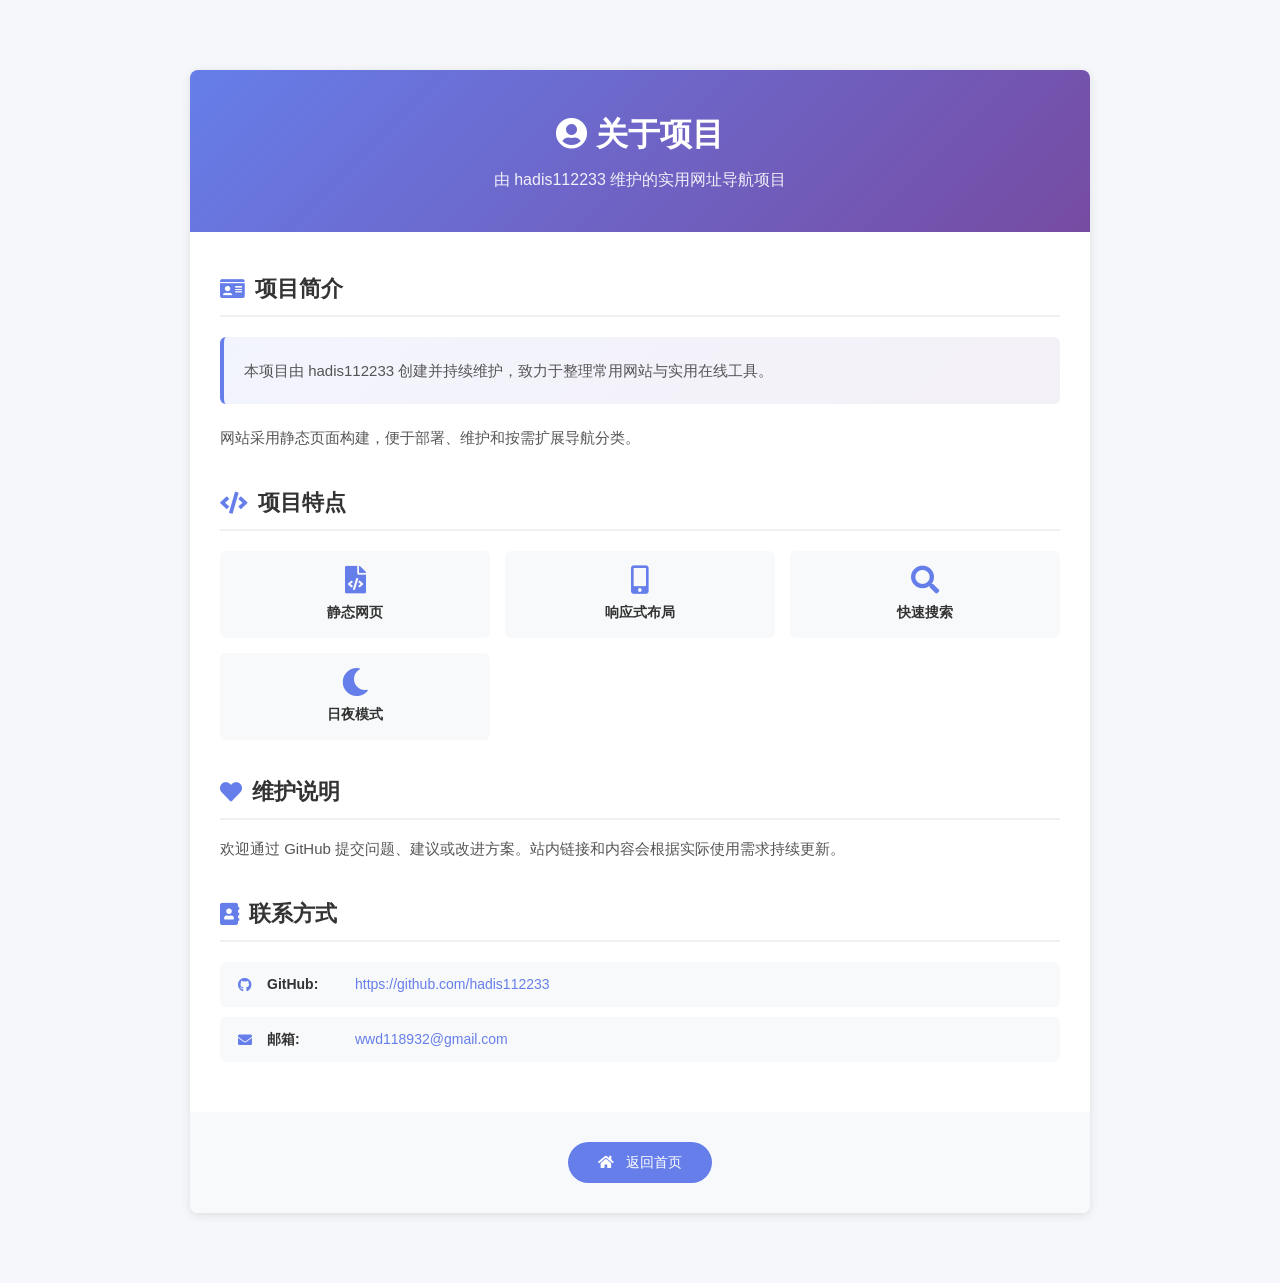
<file: about/index.html>
<!DOCTYPE html>
<html lang="zh-CN">

<head>
    <meta charset="UTF-8" />
    <meta name="viewport"
        content="width=device-width, initial-scale=1" />
    <meta name="theme-color" content="#f9f9f9" />
    <title>关于项目 - Hadis 工具导航</title>
    <link rel="icon" href="../assets/images/hadis-favicon.svg" type="image/svg+xml" />
    <link rel="apple-touch-icon" href="../assets/images/hadis-icon-192.png" />
    <link rel="manifest" href="../manifest.webmanifest" />
    <meta name="description" content="了解 Hadis 工具导航：一个专注于常用网站与在线工具的一站式导航项目。" />
    <link rel="canonical" href="https://web.008997.xyz/about/" />
    <meta property="og:title" content="关于 Hadis 工具导航" />
    <meta property="og:description" content="了解 Hadis 工具导航及其使用方式。" />
    <meta property="og:type" content="website" />
    <meta property="og:url" content="https://web.008997.xyz/about/" />
    <meta property="og:site_name" content="Hadis 工具导航" />
    <meta property="og:locale" content="zh_CN" />
    <meta property="og:image" content="https://web.008997.xyz/assets/images/hadis-share.png" />
    <meta property="og:image:width" content="1200" />
    <meta property="og:image:height" content="630" />
    <meta property="og:image:alt" content="Hadis 工具导航" />
    <meta name="twitter:card" content="summary_large_image" />
    <meta name="twitter:title" content="关于 Hadis 工具导航" />
    <meta name="twitter:description" content="了解 Hadis 工具导航及其使用方式。" />
    <meta name="twitter:image" content="https://web.008997.xyz/assets/images/hadis-share.png" />
    <meta name="twitter:image:alt" content="Hadis 工具导航" />
    <script type="application/ld+json">
    {
      "@context": "https://schema.org",
      "@type": "AboutPage",
      "name": "关于 Hadis 工具导航",
      "url": "https://web.008997.xyz/about/",
      "description": "了解 Hadis 工具导航及其使用方式。",
      "inLanguage": "zh-CN",
      "isPartOf": {
        "@type": "WebSite",
        "name": "Hadis 工具导航",
        "url": "https://web.008997.xyz/"
      },
      "author": {
        "@type": "Person",
        "name": "hadis112233",
        "url": "https://github.com/hadis112233"
      }
    }
    </script>

    <link rel="stylesheet" href="../assets/css/static-icons.css?v=20260801-1" />

    <style>
        *, *::before, *::after {
            box-sizing: border-box;
        }

        html {
            line-height: 1.15;
            -webkit-text-size-adjust: 100%;
        }

        body {
            margin: 0;
            background: #f5f7fa;
            padding: 20px 0;
            color: #4b5563;
            font-family: "SF Pro SC", "SF Pro Text", "PingFang SC", "Microsoft Yahei", sans-serif;
            font-size: 14px;
            line-height: 1.5;
        }

        .skip-link {
            position: fixed;
            top: 12px;
            left: 12px;
            z-index: 10;
            padding: 10px 14px;
            border-radius: 8px;
            background: #4338ca;
            color: #fff;
            font-weight: 700;
            text-decoration: none;
            transform: translateY(-160%);
            transition: transform .2s;
        }

        .skip-link:focus { transform: translateY(0); }

        h1, h2, p {
            margin-top: 0;
        }

        .about-container {
            max-width: 900px;
            margin: 50px auto;
            background: #fff;
            border-radius: 8px;
            box-shadow: 0 2px 10px rgba(0,0,0,0.1);
            overflow: hidden;
        }

        .about-header {
            background: linear-gradient(135deg, #667eea 0%, #764ba2 100%);
            color: white;
            padding: 40px 30px;
            text-align: center;
        }

        .about-header h1 {
            font-size: 32px;
            margin: 0 0 10px 0;
            font-weight: 600;
        }

        .about-header p {
            font-size: 16px;
            margin: 0;
            opacity: 0.9;
        }

        .about-content {
            padding: 40px 30px;
        }

        .section {
            margin-bottom: 35px;
        }

        .section:last-child {
            margin-bottom: 0;
        }

        .section-title {
            font-size: 22px;
            color: #333;
            margin-bottom: 15px;
            padding-bottom: 10px;
            border-bottom: 2px solid #f0f0f0;
            display: flex;
            align-items: center;
        }

        .section-title i {
            margin-right: 10px;
            color: #667eea;
        }

        .section-content {
            font-size: 15px;
            line-height: 1.8;
            color: #555;
        }

        .section-content p {
            margin-bottom: 15px;
        }

        .section-content p:last-child {
            margin-bottom: 0;
        }

        .skills-grid {
            display: grid;
            grid-template-columns: repeat(auto-fit, minmax(200px, 1fr));
            gap: 15px;
            margin-top: 20px;
        }

        .skill-item {
            background: #f8f9fa;
            padding: 15px;
            border-radius: 6px;
            text-align: center;
            transition: transform 0.3s, box-shadow 0.3s;
        }

        .skill-item:hover {
            transform: translateY(-3px);
            box-shadow: 0 4px 12px rgba(0,0,0,0.1);
        }

        .skill-item i {
            font-size: 28px;
            color: #667eea;
            margin-bottom: 8px;
        }

        .skill-item .skill-name {
            font-weight: 600;
            color: #333;
            font-size: 14px;
        }

        .contact-list {
            list-style: none;
            padding: 0;
            margin: 20px 0 0 0;
        }

        .contact-list li {
            padding: 12px 15px;
            margin-bottom: 10px;
            background: #f8f9fa;
            border-radius: 6px;
            display: flex;
            align-items: center;
            transition: background 0.3s;
        }

        .contact-list li:hover {
            background: #e9ecef;
        }

        .contact-list li i {
            margin-right: 12px;
            color: #667eea;
            width: 20px;
            text-align: center;
        }

        .contact-list li strong {
            color: #333;
            margin-right: 8px;
            min-width: 80px;
        }

        .contact-list li a {
            color: #667eea;
            text-decoration: none;
            word-break: break-all;
        }

        .contact-list li a:hover {
            text-decoration: underline;
        }

        .back-home {
            text-align: center;
            padding: 30px;
            background: #f8f9fa;
        }

        .back-home a {
            display: inline-block;
            padding: 10px 30px;
            background: #667eea;
            color: white;
            text-decoration: none;
            border-radius: 25px;
            transition: background 0.3s, transform 0.3s;
        }

        .back-home a:hover {
            background: #5568d3;
            transform: translateY(-2px);
        }

        .back-home a:focus-visible,
        .contact-list a:focus-visible {
            outline: 3px solid rgba(79, 70, 229, .35);
            outline-offset: 3px;
        }

        .back-home a i {
            margin-right: 8px;
        }

        .highlight-box {
            background: linear-gradient(135deg, #667eea15 0%, #764ba215 100%);
            border-left: 4px solid #667eea;
            padding: 20px;
            border-radius: 6px;
            margin: 20px 0;
        }

        .highlight-box p {
            margin: 0;
            color: #555;
            line-height: 1.8;
        }

        @media (max-width: 768px) {
            .about-container {
                margin: 20px;
            }

            .about-header {
                padding: 30px 20px;
            }

            .about-header h1 {
                font-size: 26px;
            }

            .about-content {
                padding: 30px 20px;
            }

            .skills-grid {
                grid-template-columns: repeat(auto-fit, minmax(150px, 1fr));
            }
        }

        @media (prefers-reduced-motion: reduce) {
            .skip-link, .skill-item, .contact-list li, .back-home a { transition: none; }
            .skill-item:hover, .back-home a:hover { transform: none; }
        }
    </style>

</head>

<body class="io-grey-mode">
    <a class="skip-link" href="#main-content">跳到主要内容</a>
    <main class="about-container" id="main-content" tabindex="-1">
        <div class="about-header">
            <h1><i class="fas fa-user-circle"></i> 关于项目</h1>
            <p>由 hadis112233 维护的实用网址导航项目</p>
        </div>

        <div class="about-content">
            <div class="section">
                <h2 class="section-title">
                    <i class="fas fa-id-card"></i>
                    项目简介
                </h2>
                <div class="section-content">
                    <div class="highlight-box">
                        <p>本项目由 hadis112233 创建并持续维护，致力于整理常用网站与实用在线工具。</p>
                    </div>
                    <p>网站采用静态页面构建，便于部署、维护和按需扩展导航分类。</p>
                </div>
            </div>

            <div class="section">
                <h2 class="section-title">
                    <i class="fas fa-code"></i>
                    项目特点
                </h2>
                <div class="skills-grid">
                    <div class="skill-item">
                        <i class="fas fa-file-code"></i>
                        <div class="skill-name">静态网页</div>
                    </div>
                    <div class="skill-item">
                        <i class="fas fa-mobile-alt"></i>
                        <div class="skill-name">响应式布局</div>
                    </div>
                    <div class="skill-item">
                        <i class="fas fa-search"></i>
                        <div class="skill-name">快速搜索</div>
                    </div>
                    <div class="skill-item">
                        <i class="fas fa-moon"></i>
                        <div class="skill-name">日夜模式</div>
                    </div>
                </div>
            </div>

            <div class="section">
                <h2 class="section-title">
                    <i class="fas fa-heart"></i>
                    维护说明
                </h2>
                <div class="section-content">
                    <p>欢迎通过 GitHub 提交问题、建议或改进方案。站内链接和内容会根据实际使用需求持续更新。</p>
                </div>
            </div>

            <div class="section">
                <h2 class="section-title">
                    <i class="fas fa-address-book"></i>
                    联系方式
                </h2>
                <ul class="contact-list">
                    <li>
                        <i class="fab fa-github"></i>
                        <strong>GitHub:</strong>
                        <a href="https://github.com/hadis112233" target="_blank" rel="noopener noreferrer">https://github.com/hadis112233</a>
                    </li>
                    <li>
                        <i class="fas fa-envelope"></i>
                        <strong>邮箱:</strong>
                        <a href="mailto:wwd118932@gmail.com">wwd118932@gmail.com</a>
                    </li>
                </ul>
            </div>
        </div>

        <div class="back-home">
            <a href="/">
                <i class="fas fa-home"></i>
                返回首页
            </a>
        </div>
    </main>

</body>
</html>
</file>
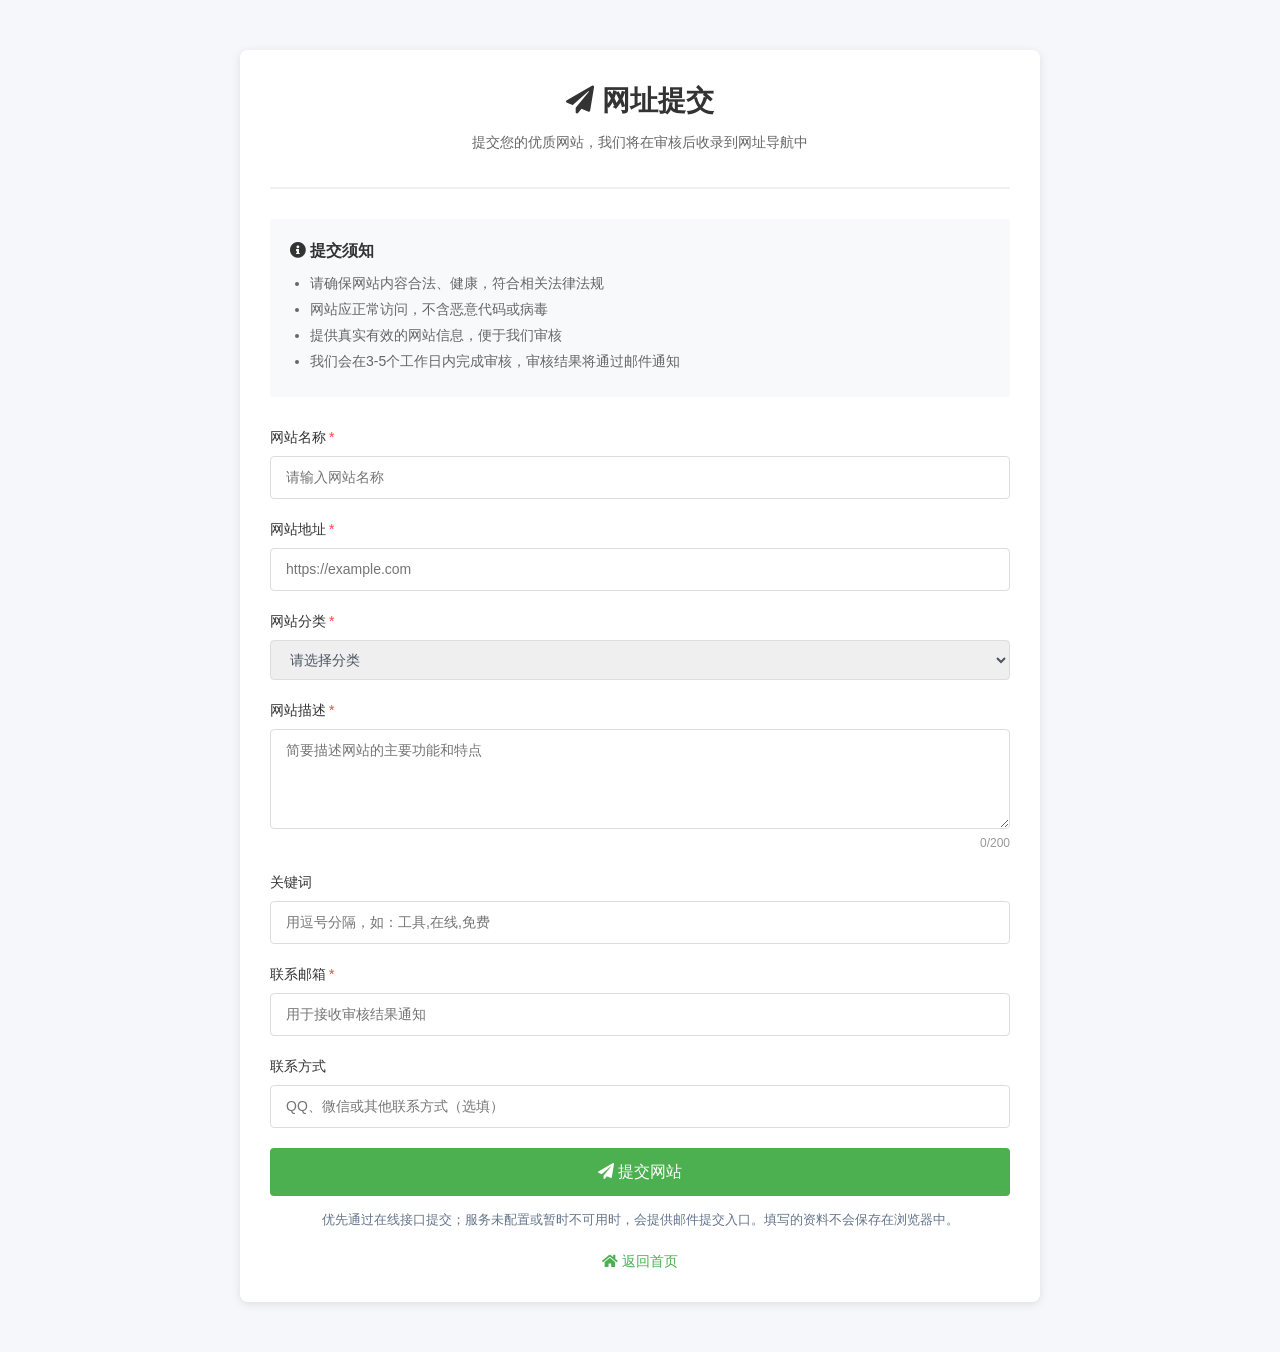
<file: commit.html>
<!DOCTYPE html>
<html lang="zh-CN">

<head>
    <meta charset="UTF-8" />
    <meta name="viewport"
          content="width=device-width, initial-scale=1" />
    <meta name="theme-color" content="#f9f9f9" />
    <title>网址提交 - Hadis 工具导航</title>
    <link rel="icon" href="./assets/images/hadis-favicon.svg" type="image/svg+xml" />
    <link rel="apple-touch-icon" href="./assets/images/hadis-icon-192.png" />
    <link rel="manifest" href="./manifest.webmanifest" />
    <meta name="description" content="提交值得推荐的网站或在线工具，帮助完善 Hadis 工具导航。" />
    <link rel="canonical" href="https://web.008997.xyz/commit" />
    <meta property="og:title" content="提交网站 - Hadis 工具导航" />
    <meta property="og:description" content="提交值得推荐的网站或在线工具。" />
    <meta property="og:type" content="website" />
    <meta property="og:url" content="https://web.008997.xyz/commit" />
    <meta property="og:site_name" content="Hadis 工具导航" />
    <meta property="og:locale" content="zh_CN" />
    <meta property="og:image" content="https://web.008997.xyz/assets/images/hadis-share.png" />
    <meta property="og:image:width" content="1200" />
    <meta property="og:image:height" content="630" />
    <meta property="og:image:alt" content="Hadis 工具导航" />
    <meta name="twitter:card" content="summary_large_image" />
    <meta name="twitter:title" content="提交网站 - Hadis 工具导航" />
    <meta name="twitter:description" content="提交值得推荐的网站或在线工具。" />
    <meta name="twitter:image" content="https://web.008997.xyz/assets/images/hadis-share.png" />
    <meta name="twitter:image:alt" content="Hadis 工具导航" />
    <script type="application/ld+json">
    {
      "@context": "https://schema.org",
      "@type": "WebPage",
      "name": "网址提交 - Hadis 工具导航",
      "url": "https://web.008997.xyz/commit",
      "description": "提交值得推荐的网站或在线工具，帮助完善 Hadis 工具导航。",
      "inLanguage": "zh-CN",
      "isPartOf": {
        "@type": "WebSite",
        "name": "Hadis 工具导航",
        "url": "https://web.008997.xyz/"
      }
    }
    </script>

    <link rel="stylesheet" href="./assets/css/static-icons.css?v=20260801-1" />

    <style>
        *, *::before, *::after {
            box-sizing: border-box;
        }

        html {
            line-height: 1.15;
            -webkit-text-size-adjust: 100%;
        }

        body {
            margin: 0;
            background: #f5f7fa;
            color: #4b5563;
            font-family: "SF Pro SC", "SF Pro Text", "PingFang SC", "Microsoft Yahei", sans-serif;
            font-size: 14px;
            line-height: 1.5;
        }

        .skip-link {
            position: fixed;
            top: 12px;
            left: 12px;
            z-index: 10;
            padding: 10px 14px;
            border-radius: 8px;
            background: #166534;
            color: #fff;
            font-weight: 700;
            text-decoration: none;
            transform: translateY(-160%);
            transition: transform .2s;
        }

        .skip-link:focus { transform: translateY(0); }

        h1, h3, p {
            margin-top: 0;
        }

        button, input, select, textarea {
            color: inherit;
            font: inherit;
        }

        .sr-only {
            position: absolute;
            width: 1px;
            height: 1px;
            padding: 0;
            margin: -1px;
            overflow: hidden;
            clip: rect(0, 0, 0, 0);
            white-space: nowrap;
            border: 0;
        }

        .submit-container {
            max-width: 800px;
            margin: 50px auto;
            padding: 30px;
            background: #fff;
            border-radius: 8px;
            box-shadow: 0 2px 10px rgba(0,0,0,0.1);
        }

        .submit-header {
            text-align: center;
            margin-bottom: 30px;
            padding-bottom: 20px;
            border-bottom: 2px solid #f0f0f0;
        }

        .submit-header h1 {
            font-size: 28px;
            color: #333;
            margin-bottom: 10px;
        }

        .submit-header p {
            color: #666;
            font-size: 14px;
        }

        .form-group {
            margin-bottom: 20px;
        }

        .form-group label {
            display: block;
            margin-bottom: 8px;
            color: #333;
            font-weight: 500;
        }

        .form-group label .required {
            color: #ff4444;
            margin-left: 3px;
        }

        .form-control {
            display: block;
            width: 100%;
            padding: 10px 15px;
            border: 1px solid #ddd;
            border-radius: 4px;
            font-size: 14px;
            transition: border-color 0.3s;
        }

        .form-control:focus {
            border-color: #4CAF50;
            outline: 3px solid rgba(22, 163, 74, .24);
            outline-offset: 2px;
        }

        .form-control.error {
            border-color: #ff4444;
        }

        textarea.form-control {
            resize: vertical;
            min-height: 100px;
        }

        .error-message {
            color: #ff4444;
            font-size: 12px;
            margin-top: 5px;
            display: none;
        }

        .submit-btn {
            width: 100%;
            padding: 12px;
            background: #4CAF50;
            color: white;
            border: none;
            border-radius: 4px;
            font-size: 16px;
            cursor: pointer;
            transition: background 0.3s;
        }

        .submit-btn:hover {
            background: #45a049;
        }

        .submit-btn:disabled {
            background: #ccc;
            cursor: not-allowed;
        }

        .submit-btn:focus-visible,
        .back-home a:focus-visible {
            outline: 3px solid rgba(22, 163, 74, .3);
            outline-offset: 3px;
        }

        .submit-notice { margin: 14px 0 0; color: #64748b; font-size: 13px; line-height: 1.6; text-align: center; }
        .submit-result { display: none; margin-top: 12px; padding: 10px 12px; border-radius: 6px; font-size: 14px; }
        .submit-result.success { display: block; background: #ecfdf5; color: #047857; }
        .submit-result.error { display: block; background: #fef2f2; color: #b91c1c; }

        .back-home {
            text-align: center;
            margin-top: 20px;
        }

        .back-home a {
            color: #4CAF50;
            text-decoration: none;
        }

        .back-home a:hover {
            text-decoration: underline;
        }

        .guidelines {
            background: #f8f9fa;
            padding: 20px;
            border-radius: 4px;
            margin-bottom: 30px;
        }

        .guidelines h3 {
            font-size: 16px;
            color: #333;
            margin-bottom: 10px;
        }

        .guidelines ul {
            margin: 0;
            padding-left: 20px;
        }

        .guidelines li {
            color: #666;
            font-size: 14px;
            margin-bottom: 5px;
        }

        .char-count {
            text-align: right;
            font-size: 12px;
            color: #999;
            margin-top: 5px;
        }

        @media (max-width: 575.98px) {
            .submit-container {
                margin: 20px 12px;
                padding: 22px 18px;
            }

            .guidelines {
                padding: 16px;
            }
        }

        @media (prefers-reduced-motion: reduce) {
            .skip-link, .form-control, .submit-btn { transition: none; }
        }
    </style>
</head>

<body class="io-grey-mode">
    <a class="skip-link" href="#main-content">跳到主要内容</a>
    <main class="submit-container" id="main-content" tabindex="-1">
        <div class="submit-header">
            <h1><i class="fas fa-paper-plane"></i> 网址提交</h1>
            <p>提交您的优质网站，我们将在审核后收录到网址导航中</p>
        </div>

        <div class="guidelines">
            <h3><i class="fas fa-info-circle"></i> 提交须知</h3>
            <ul>
                <li>请确保网站内容合法、健康，符合相关法律法规</li>
                <li>网站应正常访问，不含恶意代码或病毒</li>
                <li>提供真实有效的网站信息，便于我们审核</li>
                <li>我们会在3-5个工作日内完成审核，审核结果将通过邮件通知</li>
            </ul>
        </div>

        <form id="submitForm" aria-busy="false">
            <div class="sr-only" aria-hidden="true">
                <label for="company">公司</label>
                <input type="text" id="company" name="company" tabindex="-1" autocomplete="off" aria-hidden="true">
            </div>
            <div class="form-group">
                <label for="siteName">
                    网站名称<span class="required">*</span>
                </label>
                <input type="text" id="siteName" name="siteName" class="form-control"
                       placeholder="请输入网站名称" maxlength="50" autocomplete="organization"
                       enterkeyhint="next" aria-describedby="siteNameError" required>
                <div class="error-message" id="siteNameError" role="alert">请输入网站名称</div>
            </div>

            <div class="form-group">
                <label for="siteUrl">
                    网站地址<span class="required">*</span>
                </label>
                <input type="url" id="siteUrl" name="siteUrl" class="form-control"
                       placeholder="https://example.com" autocomplete="url" inputmode="url"
                       enterkeyhint="next" autocapitalize="none" spellcheck="false"
                       aria-describedby="siteUrlError" required>
                <div class="error-message" id="siteUrlError" role="alert">请输入正确的网址格式</div>
            </div>

            <div class="form-group">
                <label for="category">
                    网站分类<span class="required">*</span>
                </label>
                <select id="category" name="category" class="form-control" aria-describedby="categoryError" required>
                    <option value="">请选择分类</option>
                    <!-- SUBMIT_CATEGORIES_START --><option value="常用工具">常用工具</option><option value="云服务器">云服务器</option><option value="办公学习">办公学习</option><option value="影音视频">影音视频</option><option value="网盘资源">网盘资源</option><option value="图标素材">图标素材</option><option value="图标设计">图标设计</option><option value="平面素材">平面素材</option><option value="字体资源">字体资源</option><option value="PPT资源">PPT资源</option><option value="图形创意">图形创意</option><option value="界面设计">界面设计</option><option value="在线配色">在线配色</option><option value="迷你工具">迷你工具</option><option value="谷歌插件">谷歌插件</option><option value="资讯书籍">资讯书籍</option><option value="博客论坛">博客论坛</option><option value="设计规范">设计规范</option><option value="视频教程">视频教程</option><option value="其他">其他</option><!-- SUBMIT_CATEGORIES_END -->
                </select>
                <div class="error-message" id="categoryError" role="alert">请选择网站分类</div>
            </div>

            <div class="form-group">
                <label for="description">
                    网站描述<span class="required">*</span>
                </label>
                <textarea id="description" name="description" class="form-control"
                          placeholder="简要描述网站的主要功能和特点"
                          maxlength="200" spellcheck="true" aria-describedby="descCount descriptionError" required></textarea>
                <div class="char-count">
                    <span id="descCount">0</span>/200
                </div>
                <div class="error-message" id="descriptionError" role="alert">请输入网站描述</div>
            </div>

            <div class="form-group">
                <label for="keywords">
                    关键词
                </label>
                <input type="text" id="keywords" name="keywords" class="form-control"
                       placeholder="用逗号分隔，如：工具,在线,免费" maxlength="100" autocomplete="off">
            </div>

            <div class="form-group">
                <label for="email">
                    联系邮箱<span class="required">*</span>
                </label>
                <input type="email" id="email" name="email" class="form-control"
                       placeholder="用于接收审核结果通知" autocomplete="email" inputmode="email"
                       enterkeyhint="next" autocapitalize="none" spellcheck="false"
                       aria-describedby="emailError" required>
                <div class="error-message" id="emailError" role="alert">请输入正确的邮箱地址</div>
            </div>

            <div class="form-group">
                <label for="contact">
                    联系方式
                </label>
                <input type="text" id="contact" name="contact" class="form-control"
                       placeholder="QQ、微信或其他联系方式（选填）" maxlength="50"
                       autocomplete="off" enterkeyhint="done">
            </div>

            <button type="submit" class="submit-btn" id="submitBtn" aria-describedby="submitNotice">
                <i class="fas fa-paper-plane"></i> 提交网站
            </button>
            <p class="submit-notice" id="submitNotice">优先通过在线接口提交；服务未配置或暂时不可用时，会提供邮件提交入口。填写的资料不会保存在浏览器中。</p>
            <div class="submit-result" id="submitResult" role="status" aria-live="polite"></div>
        </form>

        <div class="back-home">
            <a href="/"><i class="fas fa-home"></i> 返回首页</a>
        </div>
    </main>

    <script defer src="./assets/js/commit-page.js?v=20260813-1"></script>
</body>
</html>
</file>
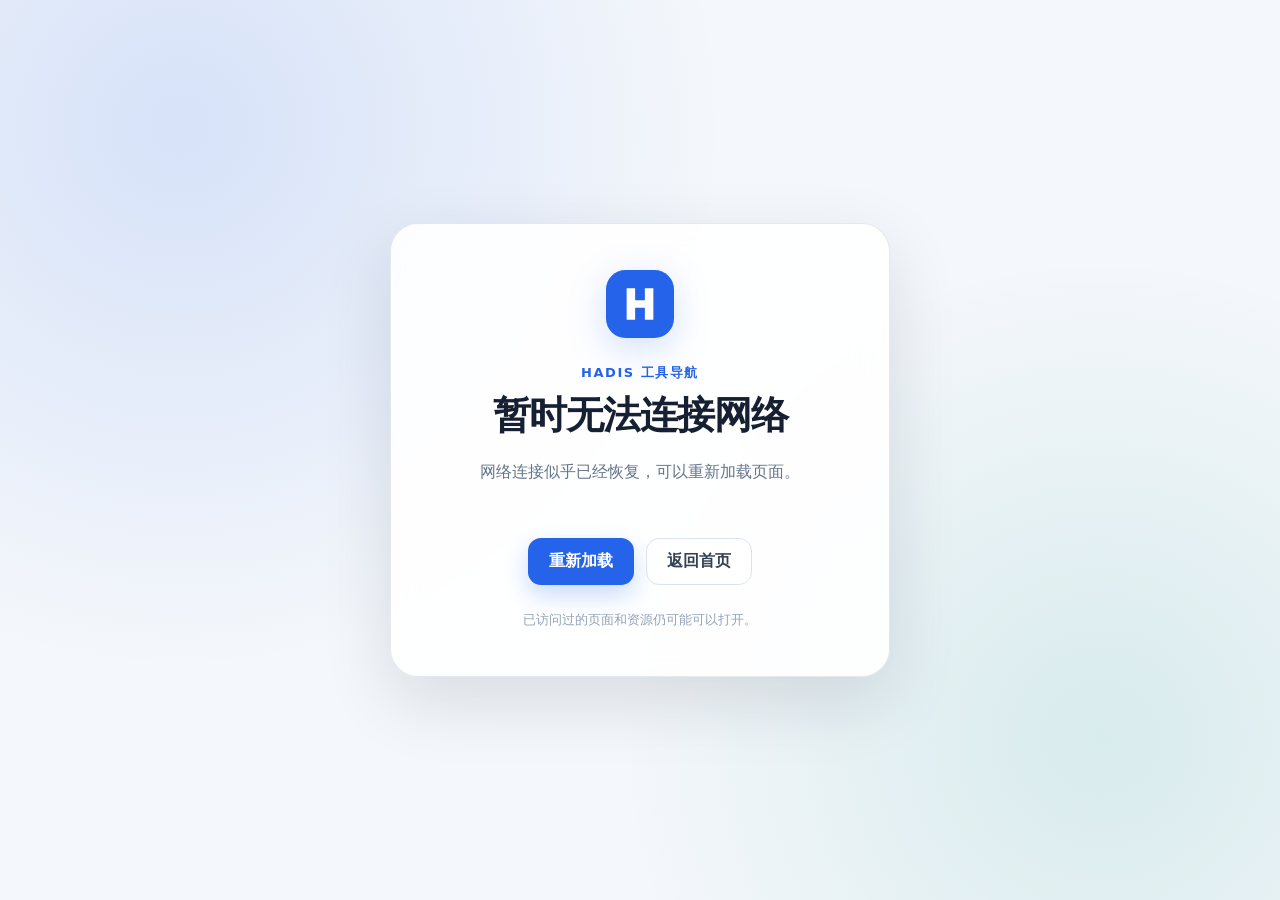
<file: offline.html>
<!doctype html>
<html lang="zh-CN">
<head>
  <meta charset="utf-8">
  <meta name="viewport" content="width=device-width, initial-scale=1">
  <meta name="theme-color" content="#2563eb">
  <title>暂时无法连接 - Hadis 工具导航</title>
  <link rel="icon" href="./assets/images/hadis-mark.svg" type="image/svg+xml">
  <style>
    :root {
      color-scheme: light;
      font-family: Inter, "PingFang SC", "Microsoft YaHei", system-ui, -apple-system, sans-serif;
      background: #f4f7fb;
      color: #172033;
    }

    * { box-sizing: border-box; }

    body {
      min-width: 320px;
      min-height: 100vh;
      min-height: 100dvh;
      margin: 0;
      display: grid;
      place-items: center;
      padding: 24px;
      background:
        radial-gradient(circle at 14% 14%, rgba(37, 99, 235, .14), transparent 34rem),
        radial-gradient(circle at 86% 82%, rgba(13, 148, 136, .12), transparent 30rem),
        #f4f7fb;
    }

    .offline-card {
      width: min(100%, 500px);
      padding: 46px;
      text-align: center;
      background: rgba(255, 255, 255, .9);
      border: 1px solid rgba(148, 163, 184, .24);
      border-radius: 28px;
      box-shadow: 0 24px 70px rgba(15, 23, 42, .12);
      backdrop-filter: blur(16px);
    }

    .brand-mark {
      width: 68px;
      height: 68px;
      margin-bottom: 22px;
      filter: drop-shadow(0 10px 18px rgba(37, 99, 235, .2));
    }

    .eyebrow {
      margin: 0 0 10px;
      color: #2563eb;
      font-size: 13px;
      font-weight: 700;
      letter-spacing: .12em;
      text-transform: uppercase;
    }

    h1 {
      margin: 0;
      font-size: clamp(28px, 6vw, 38px);
      line-height: 1.25;
      letter-spacing: -.03em;
    }

    .status {
      min-height: 52px;
      margin: 18px auto 0;
      color: #64748b;
      line-height: 1.75;
    }

    .actions {
      display: flex;
      gap: 12px;
      justify-content: center;
      margin-top: 28px;
    }

    .action {
      min-height: 46px;
      padding: 12px 20px;
      display: inline-flex;
      align-items: center;
      justify-content: center;
      border: 1px solid transparent;
      border-radius: 13px;
      font: inherit;
      font-weight: 650;
      text-decoration: none;
      cursor: pointer;
      transition: transform .2s ease, box-shadow .2s ease, background-color .2s ease;
    }

    .action:hover { transform: translateY(-2px); }

    .action:focus-visible {
      outline: 3px solid rgba(37, 99, 235, .3);
      outline-offset: 3px;
    }

    .action-primary {
      color: #fff;
      background: #2563eb;
      box-shadow: 0 10px 24px rgba(37, 99, 235, .24);
    }

    .action-primary:hover { background: #1d4ed8; }
    .action-primary:disabled { opacity: .7; cursor: wait; transform: none; }

    .action-secondary {
      color: #334155;
      background: rgba(255, 255, 255, .75);
      border-color: #dbe3ef;
    }

    .hint {
      margin: 24px 0 0;
      color: #94a3b8;
      font-size: 13px;
      line-height: 1.65;
    }

    @media (max-width: 520px) {
      body { padding: 16px; }
      .offline-card { padding: 36px 22px; border-radius: 22px; }
      .actions { flex-direction: column; }
      .action { width: 100%; }
    }

    @media (prefers-color-scheme: dark) {
      :root { color-scheme: dark; background: #0f172a; color: #e5edf8; }
      body {
        background:
          radial-gradient(circle at 14% 14%, rgba(59, 130, 246, .2), transparent 34rem),
          radial-gradient(circle at 86% 82%, rgba(20, 184, 166, .14), transparent 30rem),
          #0f172a;
      }
      .offline-card { background: rgba(15, 23, 42, .88); border-color: rgba(148, 163, 184, .2); }
      .status { color: #a7b4c7; }
      .action-secondary { color: #dbe6f5; background: rgba(30, 41, 59, .75); border-color: #334155; }
      .hint { color: #8290a5; }
    }

    @media (prefers-reduced-motion: reduce) {
      .action { transition: none; }
    }
  </style>
</head>
<body>
  <main class="offline-card">
    <img class="brand-mark" src="./assets/images/hadis-mark.svg" alt="Hadis 工具导航">
    <p class="eyebrow">Hadis 工具导航</p>
    <h1>暂时无法连接网络</h1>
    <p class="status" id="network-status" role="status" aria-live="polite">请检查网络连接，然后重新尝试。</p>
    <div class="actions">
      <button class="action action-primary" id="retry-button" type="button">重新连接</button>
      <a class="action action-secondary" href="/">返回首页</a>
    </div>
    <p class="hint">已访问过的页面和资源仍可能可以打开。</p>
  </main>
  <script defer src="./assets/js/offline-page.js?v=20260801-1"></script>
</body>
</html>
</file>
<file: assets/css/iconfont-3.03029.1.css>
@font-face {
  font-family: "iconfont";
  font-style: normal;
  font-weight: 400;
  font-display: swap;
  src: url("fonts/iconfont-hadis.woff2") format("woff2");
}

.iconfont {
  display: inline-block;
  font-family: "iconfont" !important;
  font-style: normal;
  font-weight: 400;
  line-height: 1;
  text-rendering: auto;
  -webkit-font-smoothing: antialiased;
  -moz-osx-font-smoothing: grayscale;
}

.icon-tag::before { content: "\e628"; }
.icon-book-mark-line::before { content: "\e6bb"; }
.icon-to-up::before { content: "\e6bc"; }
.icon-night::before { content: "\e6fa"; }
.icon-light::before { content: "\e6ff"; }
.icon-classification::before { content: "\e72e"; }
.icon-search::before { content: "\e792"; }
.icon-arrow-r-m::before { content: "\ea22"; }
</file>
<file: assets/css/theme-subset.css>
/*!
 * Theme Name:One Nav
 * Theme URI:https://www.iotheme.cn/
 * Author:iowen
 * Author URI:https://www.iowen.cn/
 */

html{-webkit-box-sizing:border-box;-moz-box-sizing:border-box;box-sizing:border-box}
body{width:100%;min-height:100vh;vertical-align:baseline;word-wrap:break-word;color:#282a2d;background:#f9f9f9;transition:background-color .3s}
body,input,button,select,form,.h1,.h2,h1,h2{font-family:"SF Pro SC","SF Pro Text","SF Pro Icons",PingFang SC,Lantinghei SC,Microsoft Yahei,Hiragino Sans GB,Microsoft Sans Serif,WenQuanYi Micro Hei,sans-serif;-moz-osx-font-smoothing:grayscale;-webkit-font-smoothing:antialiased}
body,html{height:100%;margin:0;padding:0;border:0}
a{color:#282a2d;outline:0!important;text-decoration:none}
a:hover{text-decoration:none;color:#f1404b}
p{color:#1d232b;margin:0;white-space:normal;word-break:break-all}

/*--------------------------------------------------------------
## Basics style
--------------------------------------------------------------*/
.page-container{display:-webkit-box;display:-ms-flexbox;display:flex;-ms-flex-direction:row;-webkit-box-orient:horizontal;-webkit-box-direction:normal;flex-direction:row}
.page-container>.flex-fill{min-width:0}
.main-content{-ms-flex-direction:column;flex-direction:column;display:-ms-flexbox;display:flex}
.content-site{padding:0 15px;width:100%;margin-right:auto;margin-left:auto}
.sticky{position:-webkit-sticky;position:sticky;top:0;z-index:1080}
.io{-moz-osx-font-smoothing:grayscale;-webkit-font-smoothing:antialiased;display:inline-block;font-style:normal;font-variant:normal;text-rendering:auto;line-height:1}
.disabled{pointer-events:none;filter:grayscale(100%);-webkit-filter:grayscale(100%);-moz-filter:grayscale(100%);-ms-filter:grayscale(100%);-o-filter:grayscale(100%);filter:url("data:image/svg+xml;utf8,#grayscale");filter:progid:DXImageTransform.Microsoft.BasicImage(grayscale=1);-webkit-filter:grayscale(1)}
@media (min-width:1920px){.content-site{max-width:1900px}
}
@media (min-width:768px){.content-site{padding:0 30px}
}
/*--------------------------------------------------------------
## WordPress Basics style
--------------------------------------------------------------*/

/*--------------------------------------------------------------
## Sidebar style
--------------------------------------------------------------*/
.sidebar-nav{position:fixed;display:table-cell;font-size:.875rem;width:220px;height:100vh;z-index:1081;opacity:1!important}
.sidebar-nav-inner{width:inherit;margin:0;max-width:170px;background:#2c2e2f;pointer-events:inherit;display:-webkit-box;display:-ms-flexbox;display:flex;-ms-flex-direction:column;-webkit-box-orient:vertical;-webkit-box-direction:normal;flex-direction:column;transition:background-color .3s}
.sidebar-nav .logo{line-height:74px;width:100%;text-align:center}
.sidebar-nav .logo .logo-collapsed{display:none}
.sidebar-logo{height:74px;transition:background-color .2s}
.sidebar-logo img{max-height:40px}
.sidebar-menu{transition:all .3s;}
.sidebar-nav .flex-bottom a,.sidebar-menu-inner a{display:block;overflow:hidden;padding-left:1.125rem;line-height:40px;max-height:40px;color:#b2b8be;transition:all .3s}
.sidebar-menu ul:first-child > li> a,.sidebar-menu ul:first-child > li> a span{ line-height:50px;max-height:50px;}
.sidebar-menu-inner .sidebar-item .sidebar-item >ul>li a span{margin-left:60px}
.sidebar-item{position:relative;display:block}
.sidebar-item.sidebar-show{border-bottom:none}
.sidebar-item ul{display:none;background:rgba(0,0,0,.1)}
.sidebar-item.sidebar-show ul{display:block}
.sidebar-item ul li{display:block}
.sidebar-menu-inner ul li ul li a{margin-left:36px}
.sidebar-more{float:right;margin-right:24px;line-height:50px!important;transition:transform .3s}
a>i.sidebar-more{transform:scale(.8)}
.sidebar-show>a>i.sidebar-more{transform:scale(.8) rotate(90deg)}
.sidebar-show,.sidebar-item>a:hover{color:#FFF;background:rgba(0,0,0,.2)}
.sidebar-show>a:before,.sidebar-item>a:hover:before{opacity:1}
.sidebar-nav-inner .flex-fill{overflow:auto;-webkit-overflow-scrolling:touch}
.border-color{border-color:rgba(129,129,129,.15)!important}
.mini-sidebar .logo .logo-expanded{display:none}
.mini-sidebar .logo .logo-collapsed{display:block}
.mini-sidebar .sidebar-menu,.mini-sidebar .sidebar-menu{width:60px}
.sidebar-nav ul{margin:0;padding:0}
.mini-sidebar ul:first-child>li.sidebar-item>a span{display:none}
.mini-sidebar ul:first-child > li > ul{display:none}
/*--------------------------------------------------------------
## Sidebar Popup style
--------------------------------------------------------------*/
.sidebar-nav{background:#2c2e2f;list-style:none}
.sidebar-item li>a:hover{color:#FFF;background:rgba(119,121,125,.15)}
/*--------------------------------------------------------------
## header menu
--------------------------------------------------------------*/
.navbar-collapse ul li{position:relative;list-style:none}
.navbar-collapse li>ul{-webkit-transform:translateY(15px);transform:translateY(15px)}
.navbar-collapse ul li ul{position:absolute;min-width:90px;opacity:0;overflow:hidden;visibility:hidden;background:#fff;border-radius:4px;box-shadow:0 5px 20px 0px rgba(0,0,0,.15);transition:.3s}
.navbar-collapse ul li.focus>ul,.navbar-collapse ul li:hover>ul{opacity:1;z-index:1;overflow:visible;visibility:visible;-webkit-transform:translateY(0);transform:translateY(0)}
.navbar .navbar-nav li>a{font-size:14px;padding:10px 15px;display:block;transition:color .2s}
.navbar .navbar-nav i{margin-right:2px!important}
.navbar-menu{-ms-flex-direction:row;flex-direction:row;margin-left:auto;-ms-align-items:center;align-items:center}
.navbar-brand img{max-height:40px}
.page-header{position:fixed;right:0;left:0;background:#fff;box-shadow:0px 0px 25px 5px rgba(10,10,10,.05);transition:background-color .3s}
.page-header ul{margin:0;padding:0}
.header-mini-btn{height:74px;width:40px}
.header-mini-btn svg{margin:0 -20px;height:74px}
.header-mini-btn input[type="checkbox"]{display:none}
.header-mini-btn path{fill:none;stroke:#888;stroke-width:3;stroke-linecap:round;stroke-linejoin:round;--length:24;--offset:-38;stroke-dasharray:var(--length) var(--total-length);stroke-dashoffset:var(--offset);transition:all .8s cubic-bezier(.645,.045,.355,1)}
.header-mini-btn label{display:block;top:0;right:0}
.header-mini-btn input:checked+svg .line--1,.header-mini-btn input:checked+svg .line--3{--length:12.602325267}
.header-mini-btn .line--1,.header-mini-btn .line--3{--total-length:126.38166809082031}
.header-mini-btn .line--2{--total-length:80}
/*.header-mini-btn input:checked+svg .line--1,.header-mini-btn input:checked+svg .line--3{--offset:-105.1770175568}*/
.header-mini-btn label{cursor:pointer}
.header-mini-btn path{transition:all .5s cubic-bezier(.645,.045,.355,1),stroke .2s ease}
.header-mini-btn label:hover path{ stroke:#f1404b}
@media (min-width:768px){.navbar{padding:0 1rem}
.main-content{margin-left:170px}
.page-header{left:170px}
.sidebar-nav.animate-nav+.main-content{-webkit-transition:.2s;-o-transition:.2s;transition:.2s}
.sidebar-nav.animate-nav+.main-content .page-header{-webkit-transition:left .2s,color .3s,background-color .3s;-o-transition:left .2s,color .3s,background-color .3s;transition:left .2s,color .3s,background-color .3s}
.sidebar-nav.mini-sidebar+.main-content{margin-left:60px}
.sidebar-nav.mini-sidebar+.main-content .page-header{left:60px}
}
/*--------------------------------------------------------------
## mobile menu
--------------------------------------------------------------*/
.navbar-menu a{color:#777}
@media (min-width:768px){.sidebar-nav{display:block!important}
}
@media (max-width:767.98px){.sidebar-nav{background:transparent!important}
.sidebar-nav{width:100%!important;height:100%!important;top:0!important;position:fixed;z-index:1090!important;display:none;padding-left:0!important}
.sidebar-nav.show>div{transform:translate3d(0,0,0)}
.sidebar-nav>*{position:fixed;height:100%;transition:.2s cubic-bezier(.25,.8,.25,1);transform:translate3d(-100%,0,0);width:17.5rem}
}
/*--------------------------------------------------------------
## Font Size style
--------------------------------------------------------------*/
.text-xs{font-size:.75rem!important}
.text-sm{font-size:.875rem!important}
.text-lg{font-size:1.125rem!important}
@media (max-width:767.98px){.text-lg{font-size:1rem!important}
}
/*--------------------------------------------------------------
## Font line height style
--------------------------------------------------------------*/

/*--------------------------------------------------------------
## URL box style
--------------------------------------------------------------*/
.text-gray{color:#555}
.overflowClip_1{overflow:hidden;-o-text-overflow:ellipsis;text-overflow:ellipsis;word-break:break-all;display:-webkit-box!important;-webkit-line-clamp:1;-webkit-box-orient:vertical}
.overflowClip_1{overflow:hidden;text-overflow:ellipsis;white-space:nowrap;display:block!important}
.url-card .url-body{transform:translateY(0px);-webkit-transform:translateY(0px);-moz-transform:translateY(0px);-webkit-transition:all 0.3s ease;-moz-transition:all 0.3s ease;-o-transition:all 0.3s ease;transition:all 0.3s ease}
.url-card .url-body:hover{transform:translateY(-6px);-webkit-transform:translateY(-6px);-moz-transform:translateY(-6px);box-shadow:0 26px 40px -24px rgba(0,36,100,.3);-webkit-box-shadow:0 26px 40px -24px rgba(0,36,100,.3);-moz-box-shadow:0 26px 40px -24px rgba(0,36,100,.3)}
.url-card .url-info{overflow:hidden;padding-right:5px}
.url-card .card-body{padding:.938rem}
.url-card .url-img{width:40px;height:40px;-webkit-box-flex:0;-ms-flex:none;flex:none;background:rgba(255, 255, 255, 0);overflow:hidden}
.url-card .url-img>img{max-height:100%;vertical-align:unset}
.url-card .default a.togo{position:absolute;top:20px;right:0;width:30px;height:30px;line-height:30px;opacity:.2;transition:opacity .3s}
.url-card .url-body:hover a.togo{opacity:1}
.url-card a.togo:hover i{text-shadow:0 0 5px}
/*--------------------------------------------------------------
## app box style
--------------------------------------------------------------*/

/*--------------------------------------------------------------
## footer style
--------------------------------------------------------------*/
footer.main-footer{padding:20px 30px;margin-top:0px}
#footer-tools{position:fixed;bottom:20px;right:20px;display:flex}
#footer-tools .btn{color:#777;background:#eee;width:40px;height:40px;font-size:1rem;text-align:center;line-height:40px;padding:unset;display:block;border:unset}
#footer-tools .go-up{display:none}
#footer-tools .btn:hover{color:#444}
.friendlink a{position:relative;display:inline-block;margin:.25rem .5rem .25rem .25rem}
.friendlink a:before{content:'\2022';display:inline-block;position:relative;margin-right:5px}
@media (max-width:767.98px){footer.main-footer .footer-text{text-align:center;float:none}
#footer-tools{bottom:15px;right:10px}
}


/*--------------------------------------------------------------
## bootstrap custom style
--------------------------------------------------------------*/
.btn.focus,.btn:focus{outline:0;box-shadow:none}
.btn:not(.go-up){border-radius:3px;white-space:normal;font-size:.875rem}
.card,.block{background:#fff;border-width:0;margin-bottom:1rem;box-shadow:0px 0px 20px -5px rgba(158,158,158,.2);transition:background-color .3s}
.form-control{font-size:.875rem;color:#6d6e74;border:1px solid #f1f3f6;background-color:#f1f3f6}
.form-control:focus{border:1px solid #f1f3f6;background-color:#f1f3f6;box-shadow:none}
.form-control::-webkit-input-placeholder{color:#888a8f;opacity:1}
.form-control::-moz-placeholder{color:#888a8f;opacity:1}
.form-control:-ms-input-placeholder{color:#888a8f;opacity:1}
.form-control::-ms-input-placeholder{color:#888a8f;opacity:1}
.form-control::placeholder{color:#888a8f;opacity:1}
.form-control:disabled{background-color:#f1f3f6;opacity:1;color:#0d131b}
.text-muted a{color:#6c757d}
.text-muted a:hover{color:#5c656d}
@media (min-width:1200px){
.col-xl-5a{flex:0 0 20%;max-width:20%}
}
@media (min-width:1680px){
.col-xxl-6a{-ms-flex:0 0 16.666667%;flex:0 0 16.666667%;max-width:16.666667%}
}
/*--------------------------------------------------------------
## Grid
--------------------------------------------------------------*/
@media (min-width:768px) and (max-width:991.98px){.row{margin-right:-.75rem;margin-left:-.75rem}
}
@media (max-width:767.98px){
.row{margin-right:-0.625rem;margin-left:-0.625rem}
.row>[class*="col-"]{padding-right:.625rem;padding-left:.625rem}
}

/* load style */
#loading{-webkit-box-pack:center;justify-content:center;-webkit-box-align:center;align-items:center;display:-webkit-box;display:flex;position:fixed;top:0;left:0;width:100%;height:100%;z-index:9999999;background:#fff;-webkit-transition:ease-in-out .5s;transition:ease-in-out .5s}
.io-black-mode #loading{background:#111;}

/*--------------------------------------------------------------
## search style
--------------------------------------------------------------*/
#search{max-width:800px;position:relative}
#search form{position:relative}
#search-text{z-index:inherit;padding:9pt;height:50px;font-size:1pc;border:0;border-radius:3px;background-color:#fff;transition:.3s}
#search button{position:absolute;top:0;right:0;background:#313437;border:0;width:60px;height:36px;margin:7px 9pt 0;line-height:36px;border-radius:3px}
#search button:hover{background:#000;cursor:pointer}
#search button i{color:#fff;font-size:18px}
.search-group{display:none;padding-left:75px}
.s-current .search-type{padding-left:0;display:block}
.s-current{display:block}
#search-list{position:relative}
.s-type{position:absolute;top:0;left:0;z-index:23;width:75px}
.s-type:hover{height:auto}
.s-type>span{display:block;height:31px;width:75px}
.s-type-list{display:none;position:absolute;top:31px;padding:9pt 0;width:70px;background:#fff;border-radius:5px;box-shadow:0 9px 20px rgba(0,0,0,.16)}
.s-type-list:before{position:absolute;top:-1pc;left:20px;content:'';display:block;width:0;height:0;border:10px solid transparent;border-bottom-color:#fff}
.s-type-list label{display:block;font-size:15px;text-align:center;font-weight:normal;margin-bottom:0;padding:2px 0;cursor:pointer;transition:.3s}
.s-type-list label:hover{background:rgba(136,136,136,.1)}
.s-type:hover .s-type-list{display:block}
.search-type{white-space:nowrap;margin:0}.search-type label{margin:0}
.search-type li{display:inline-block}
.search-type li label{display:inline-block;padding:0 11px;font-size:14px;line-height:31px;border-radius:3px 3px 0 0;cursor:pointer}
.search-type li.menu-item a{display:inline-block;font-size:14px;line-height:31px;border-radius:3px 3px 0 0}
.search-type input:checked+label,.search-type input:hover+label{background-color:#fff}
.search-type li{list-style:none;display:inline-block}
.search-type{overflow:auto}
@media screen and (max-width:767.98px){#search{margin:25px auto 15px}
.s-type-list label{padding:5px 0}
.search-list{height:30px;overflow-y:hidden;overflow-x:scroll;white-space:nowrap}
}

/*--------------------------------------------------------------
## custom style
--------------------------------------------------------------*/
.big-header-banner .page-header{color:#fff;background:rgba(255,255,255,0);box-shadow:none;transition:color .3s,background-color .3s}
.big-header-banner.header-bg .page-header{color:initial;backdrop-filter: blur(10px);background:rgba(255,255,255,.7)}
.big-header-banner:not(.header-bg) .page-header .navbar-nav>li>a,.big-header-banner:not(.header-bg) .navbar-menu a:not(.dropdown-item){color:#eee;}
.big-header-banner:not(.header-bg) .header-mini-btn path{stroke:#eee}
.big-header-banner:not(.header-bg) .page-header .navbar-nav>li>a:hover,.big-header-banner:not(.header-bg) .navbar-menu a:not(.dropdown-item):hover{color:#fff;}
.big-header-banner:not(.header-bg) .header-mini-btn label:hover path{stroke:#fff}
.header-big{position:relative;margin-top:-75px;padding-top:30px;padding-bottom:60px}
.post-top{padding-bottom:10px}
.header-big.css-color{background-size:400%;background-position:0% 100%;-webkit-animation:gradient 7.5s ease-in-out infinite;animation:gradient 7.5s ease-in-out infinite}
@-webkit-keyframes gradient{50%{background-position:100% 0}
}
@keyframes gradient{50%{background-position:100% 0}
}
.header-big .s-search{margin:0 15px}
.header-big .search-group{padding:0;margin:0 auto}
.header-big #search-list{text-align:center}
.header-big .search-type input:checked+label,.header-big .search-type input:hover+label{position:relative;background:transparent!important}
.header-big .search-type input:checked+label:before{content:'';border-width:8px 8px 0px 8px;border-style:solid;border-color:rgba(0,0,0,0.6) transparent transparent;position:absolute;left:50%;top:0;margin-left:-8px}
.header-big .search-type li label{padding-top:5px}
.header-big .s-type-list{position:relative!important;display:inline-table;overflow:auto;white-space:nowrap;text-align:center;position:inherit;top:inherit;padding:inherit;width:none;background:none!important;border-radius:inherit;box-shadow:none!important}
.header-big:not(.no-bg) .s-type-list{color:#fff}
.s-type:hover .s-type-list.big{display:inline-table}
.header-big .s-type-list .anchor{background:#888;border-radius:100px;width:10px;height:4px;bottom:5px;-webkit-transition:.25s;transition:.25s}
.header-big:not(.no-bg) .s-type-list .anchor{background:#fff}
.header-big .s-type-list label:hover{background:none}
.header-big .s-type-list:before{display:none}
.header-big .s-type{position:inherit;top:inherit;left:inherit;z-index:inherit;width:auto}
.header-big .s-type-list label{position:relative;display:inline-block}
.header-big .s-type-list label span{display:block;padding:10px 10px}
.header-big .s-type-list label:not(.active)::after{content:'';height:4px;width:4px;border-radius:2px;position:absolute;left:50%;bottom:5px;margin-left:-2px;background-color:rgba(255,255,255,0);transition:.3s}
.header-big .s-type-list label:not(.active):hover::after{background-color:#fff}
.header-big .s-type-list label:not(.active),.header-big:not(.no-bg) .search-type label{opacity:.5;transition:opacity .3s}
.header-big .s-type-list label:not(.active):hover,.header-big:not(.no-bg) .search-type label:hover{opacity:1}
.header-big .search-type input:checked+label{opacity:1}
.header-big #search-text{border-radius:50px;color:#fff;border:1px solid rgba(255,255,255,.05);padding:9px 20px;-webkit-backdrop-filter:blur(5px);backdrop-filter:blur(5px);}
.header-big #search button{position:absolute;top:0;right:0;background:transparent;border:0!important;width:unset;height:unset;margin:0 9px;line-height:50px;border-radius:3px}
.header-big #search button:active,.header-big #search button:focus{box-shadow:none;outline:none;border:0!important}
/*.header-big .search-smart-tips{top:100px}*/
.header-big:not(.no-bg) .text-muted,.header-big:not(.no-bg) .search-type .menu-item a{color:#fff!important}
.header-big .search-type li.menu-item{padding:5px 10px 0px 10px}
@media screen and (min-width:768px){.header-big{padding-top:80px;padding-bottom:110px}
.post-top{padding-bottom:20px}
.header-big .search-type li label,.header-big .search-type li.menu-item{padding:5px 20px}
.header-big .s-type-list label span{padding:10px 20px}
}
@media screen and (min-width:992px){.header-big .s-search{margin:0}
}
.io-black-mode .big-header-banner .page-header {background:transparent;box-shadow:none}
.io-black-mode .big-header-banner.header-bg .page-header{color:#fff;background:#2c2e2f;box-shadow:0 0 25px 5px rgba(10,10,10,.25)}
/* --- carousel --- */
.media{position:relative;display:block;overflow:hidden;padding:0;-ms-flex-negative:0;flex-shrink:0;border-top-left-radius:inherit;border-top-right-radius:inherit}
.media:after{content:'';display:block;padding-top:100%}
/* --- content --- */

/* --- site-body --- */
@keyframes rotate{0%{transform:rotate(0deg)}to{transform:rotate(360deg)}}

/* --- down-body --- */

/* --- book-body --- */

/* --- comment --- */
input[type="radio"] + label,input[type="checkbox"] + label{font-weight:400}
.iconfont{display:inline-block;font-size:inherit;font-variant:normal;text-rendering:auto;line-height:0}
.icon-lg{font-size:1.33333em;line-height:.75em;vertical-align:-.0667em}
.icon-2x{font-size:2em}
.icon-fw{text-align:center;width:1.25em}
@keyframes animationFramesOne{0%{transform:translate(0) rotate(0deg)}
20%{transform:translate(73px,-1px) rotate(36deg)}
40%{transform:translate(141px,72px) rotate(72deg)}
60%{transform:translate(83px,122px) rotate(108deg)}
80%{transform:translate(-40px,72px) rotate(144deg)}
to{transform:translate(0) rotate(0deg)}
}@-webkit-keyframes animationFramesOne{0%{-webkit-transform:translate(0) rotate(0deg)}
20%{-webkit-transform:translate(73px,-1px) rotate(36deg)}
40%{-webkit-transform:translate(141px,72px) rotate(72deg)}
60%{-webkit-transform:translate(83px,122px) rotate(108deg)}
80%{-webkit-transform:translate(-40px,72px) rotate(144deg)}
to{-webkit-transform:translate(0) rotate(0deg)}
}@keyframes animationFramesTwo{0%{transform:translate(0) rotate(0deg) scale(1)}
20%{transform:translate(73px,-1px) rotate(36deg) scale(.9)}
40%{transform:translate(141px,72px) rotate(72deg) scale(1)}
60%{transform:translate(83px,122px) rotate(108deg) scale(1.2)}
80%{transform:translate(-40px,72px) rotate(144deg) scale(1.1)}
to{transform:translate(0) rotate(0deg) scale(1)}
}@-webkit-keyframes animationFramesTwo{0%{-webkit-transform:translate(0) rotate(0deg) scale(1)}
20%{-webkit-transform:translate(73px,-1px) rotate(36deg) scale(.9)}
40%{-webkit-transform:translate(141px,72px) rotate(72deg) scale(1)}
60%{-webkit-transform:translate(83px,122px) rotate(108deg) scale(1.2)}
80%{-webkit-transform:translate(-40px,72px) rotate(144deg) scale(1.1)}
to{-webkit-transform:translate(0) rotate(0deg) scale(1)}
}@keyframes animationFramesThree{0%{transform:translate(165px,-179px)}
to{transform:translate(-346px,617px)}
}@-webkit-keyframes animationFramesThree{0%{-webkit-transform:translate(165px,-179px)}
to{-webkit-transform:translate(-346px,617px)}
}@keyframes animationFramesFour{0%{transform:translate(-300px,151px) rotate(0deg)}
to{transform:translate(251px,-200px) rotate(180deg)}
}@-webkit-keyframes animationFramesFour{0%{-webkit-transform:translate(-300px,151px) rotate(0deg)}
to{-webkit-transform:translate(251px,-200px) rotate(180deg)}
}

@-webkit-keyframes icon-spin{0%{-webkit-transform:rotate(0deg);transform:rotate(0deg)}
100%{-webkit-transform:rotate(359deg);transform:rotate(359deg)}
}@keyframes icon-spin{0%{-webkit-transform:rotate(0deg);transform:rotate(0deg)}
100%{-webkit-transform:rotate(359deg);transform:rotate(359deg)}
}
/* --- users --- */
/* --- tougao --- */
/*提示*/
@-webkit-keyframes tips-open{
0%{opacity:0;-webkit-transform:translate3d(0, 50px, 0)}
100%{opacity:1;-webkit-transform:translate3d(0, 0, 0)}}
@keyframes tips-open{
0%{opacity:0;-webkit-transform:translate3d(0, 50px, 0);transform:translate3d(0, 50px, 0)}
100%{opacity:1;-webkit-transform:translate3d(0, 0, 0);transform:translate3d(0, 0, 0)}}
@-webkit-keyframes tips-close{
0%{opacity:1;-webkit-transform:translate3d(0, 0, 0)}
100%{opacity:0;-webkit-transform:translate3d(0, 50px, 0)}}
@keyframes tips-close{
0%{opacity:1;-webkit-transform:translate3d(0, 0, 0);transform:translate3d(0, 0, 0)}
100%{opacity:0;-webkit-transform:translate3d(0, 50px, 0);transform:translate3d(0, 50px, 0)}}
/*--------------------------------------------------------------
## sidebar style
--------------------------------------------------------------*/
.sidebar .url-card .card{background:#f1f3f6;box-shadow:unset;border:1px solid #f1f3f6;transition:.3s}
.sidebar .url-card .card:hover{transform:unset;box-shadow:unset;border:1px solid #f1404b!important}
.list{padding-left:0;padding-right:0}
/*--------------------------------------------------------------
## grey style
--------------------------------------------------------------*/
.io-grey-mode .sidebar-logo{background:#fff}
.io-grey-mode .page-header{box-shadow:none}
.io-grey-mode .sidebar-nav-inner{background:#fff}
.io-grey-mode .border-color{border-color:transparent!important}
.io-grey-mode .sidebar-nav .flex-bottom a,.io-grey-mode .sidebar-menu-inner a{color:#515C6B}
.io-grey-mode .sidebar-item ul{background:none}
.io-grey-mode .sidebar-show,.io-grey-mode .sidebar-item>a:hover{color:#f1404b;background:none}
.io-grey-mode .sidebar-nav{background:#f0f2f4}
.io-grey-mode .sidebar-item li>a:hover{color:#f1404b;background:none}

/*--------------------------------------------------------------
## black style
--------------------------------------------------------------*/
.io-black-mode{background-color:#1b1d1f}
.io-black-mode .logo-light{display:none!important}
.io-black-mode .logo-dark{display:initial!important}
.io-black-mode,.io-black-mode a:not(.btn),.io-black-mode .button>a{color:#c6c9cf}
.io-black-mode p{color:#bbb}
.io-black-mode .card,.io-black-mode .block{box-shadow:none}
.io-black-mode .text-gray{color:#888}
.io-black-mode .card,.io-black-mode #search-text,.io-black-mode .search-type input:checked+label,.io-black-mode .search-type input:hover+label{background-color:#2c2e2f}
.io-black-mode .s-type-list{background-color:#1f2123;box-shadow:0 9px 20px rgba(0,0,0,.3)}
.io-black-mode .s-type-list:before{border-bottom-color:#1f2123}
.io-black-mode .url-card .url-body:hover{box-shadow:0 26px 40px -24px rgba(2,4,6,.3);-webkit-box-shadow:0 26px 40px -24px rgba(2,4,6,.3);-moz-box-shadow:0 26px 40px -24px rgba(2,4,6,.3)}
.io-black-mode .page-header{background:#2c2e2f;box-shadow:0 0 25px 5px rgba(10,10,10,.25)}
.io-black-mode .form-control{color:#aaa;background:#363738;border:1px solid #363738}
.io-black-mode .sidebar .url-card .card{background:#363738;border-color:#363738}
.io-black-mode #footer-tools .btn{color:#aaa;background:#363738}
.io-black-mode #footer-tools .btn:hover{color:#fff}
.io-black-mode a:not(.btn):hover{color:#fff}
.io-black-mode .navbar-collapse ul li ul{background:#3D4044;box-shadow:0 10px 30px -10px rgba(0,0,0,.5)}
/*--------------------------------------------------------------
## webkit scrollbar style
--------------------------------------------------------------*/
/*@media only screen and (min-device-width:768px){
::-webkit-scrollbar-thumb{background-color:rgba(130,130,130,.1);-webkit-border-radius:4px;border-radius:4px}
::-webkit-scrollbar-thumb:hover{background-color:#f1404b;-webkit-border-radius:4px;border-radius:4px}
::-webkit-scrollbar{width:5px;height:5px}
::-webkit-scrollbar-thumb:active{background-color:#f1404b;-webkit-border-radius:4px;border-radius:4px}
::-webkit-scrollbar-corner{background:rgba(0,0,0,0);border-radius:0 0 8px 0}
::-webkit-scrollbar-button{background-color:rgba(0,0,0,0);height:2px;width:2px}
}*/
</file>
<file: assets/css/custom-style.css>
/* 键盘用户可直接跳过导航，进入主要内容。 */
.skip-link{position:fixed;z-index:10000;top:10px;left:10px;padding:10px 14px;border-radius:8px;background:#1d4ed8;color:#fff;font-weight:700;transform:translateY(-150%);transition:transform .18s ease}
.skip-link:focus{transform:translateY(0);color:#fff}
@media (max-width:575.98px){.nav-dashboard{gap:10px}.dashboard-search{order:3;flex-basis:100%}.dashboard-actions{margin-left:auto}.featured-heading{align-items:flex-start}.featured-all{white-space:nowrap}.url-card .card-body{padding:12px}}

/*调整全局字体大小*/
body,html{font-size:14px;}

/*左导航悬浮sidebar-menu-inner宽度调整为90px*/
.sidebar-popup.sidebar-menu-inner > div > ul > li.sidebar-item>ul{position:absolute;top:0px;left:10px;width:90px;z-index:99}
.sidebar-popup.sidebar-menu-inner ul{width:90px}
.sidebar-popup.sidebar-menu-inner ul li{width:90px}

/*隐藏左导航scrollbar*/
.sidebar-menu.flex-fill::-webkit-scrollbar{display:none}

/*搜索框搜索图标颜色*/
#search button i{color:#6C757D;font-size:18px}
#search-modal-inner{max-width:800px;position:relative}
#search-modal-inner form{position:relative}
#search-modal-inner button{position:absolute;top:0;right:0;width:60px;height:36px;margin:7px 12px 0;border:0;border-radius:3px;background:#313437;line-height:36px}
#search-modal-inner button:hover{background:#000}
#search-modal-inner button i{color:#fff;font-size:18px}
#search-modal-inner .search-select{height:50px;border:0;background:#fff;cursor:pointer;transition:.3s}
#search-modal-inner .input-group-prepend:not(.d-none)+.search-key{border-top-left-radius:0;border-bottom-left-radius:0}
@media(max-width:767.98px){#search-modal-inner{margin:25px auto 15px}}

/*顶部导航栏字体+图标颜色*/
.big-header-banner .page-header{color:#ffffff;background:rgba(255,255,255,0);box-shadow:none;transition:color .3s,background-color .3s}
.big-header-banner:not(.header-bg) .page-header .navbar-nav>li>a,.big-header-banner:not(.header-bg) .navbar-menu a:not(.dropdown-item){color:#ffffff;}
.big-header-banner:not(.header-bg) .page-header .navbar-nav>li>a:hover,.big-header-banner:not(.header-bg) .navbar-menu a:not(.dropdown-item):hover{color:#dc3545;}
.big-header-banner:not(.header-bg) .header-mini-btn path{stroke:#ffffff;}
.big-header-banner:not(.header-bg) .header-mini-btn label:hover path{stroke:#ffffff;}

/*搜索栏字体+背景*/
.header-big #search-text{color:#6C757D;}
.io-black-mode .header-big #search-text{color:#fff;}

/*搜索activate图标颜色*/
.header-big .search-type input:checked+label:before{content:'';border-width:8px 8px 0px 8px;border-style:solid;border-color:#ffffff transparent transparent;position:absolute;left:50%;top:0;margin-left:-8px}

/*主页搜索搜索框(头+底部)字体颜色*/
.header-big:not(.no-bg) .s-type-list{color:#fff}
.header-big .s-type-list label{font-weight:600;text-shadow:0 1px 3px rgba(15,23,42,.45)}
.header-big .s-type-list label:focus-visible,.header-big .search-type label:focus-visible{outline:2px solid #fff;outline-offset:2px;border-radius:5px}
.header-big:not(.no-bg) .text-muted,.header-big:not(.no-bg) .search-type .menu-item a,.header-big:not(.no-bg) .big-title .h1{color:#ffffff!important}

/*主页header-banner底部宽度*/
.post-top{padding-bottom:36px!important}

/*左导航二级导航标题左侧距离*/
.sidebar-menu-inner ul li ul li a{margin-left:30px;}

/*头部导航二级导航iconfont图标*/
.navbar-collapse ul li.menu-item-has-children:after{content:'\e612';}

/*搜索部分背景样式*/
.header-big.css-color{background-size:unset;background-position:unset;animation:unset;}

/*搜索热词样式调整*/
.search-hot-text{
    position: absolute;
    z-index: 100;
    width: 100%;
    border-radius: 0 0 10px 10px;
    background: #FFF;
    box-shadow: 0px 4px 5px 0px #cccccc94;
    overflow: hidden;
}
.search-hot-text ul{
    margin: 0;
    padding: 5px 0;
}
.search-hot-text ul li{
    line-height: 30px;
    font-size: 14px;
    padding: 0px 25px;
    color: #777;
    cursor: pointer;
}
.io-black-mode .search-hot-text ul li{
    color: #fff;
}    
.search-hot-text ul li.current{
    background: #f1f1f1;
    color: #2196f3;
}
.search-hot-text ul li:hover{
    background: #f1f1f1;
    color: #2196f3;
    cursor: pointer;
}
.search-hot-text ul li span{
    display: inline-block;
    width: 20px;
    height: 20px;
    font-size: 12px;
    line-height: 20px;
    text-align: center;
    background: #e5e5e5;
    margin-right: 10px;
    border-radius: 10px;
    color: #999;
}

footer.main-footer .footer-text {
    text-align: center;
}
footer.main-footer .footer-text a {
    color: #007bff;
}
footer.main-footer .footer-text a:hover {
    color: red;
}

/* Hadis 导航的界面增强 */
:root{--brand:#2563eb;--brand-dark:#1d4ed8;--surface:#ffffff;--line:#e5e7eb;--text:#172033;--muted:#64748b}
html{scroll-behavior:smooth}
body{color:var(--text);background:#f4f7fb}
.skip-link{position:fixed;left:1rem;top:-4rem;z-index:2000;padding:.65rem 1rem;border-radius:.5rem;background:var(--brand);color:#fff;transition:top .2s}
.skip-link:focus{top:1rem;color:#fff}
.header-big{background:radial-gradient(circle at 12% 12%,rgba(96,165,250,.52),transparent 34%),radial-gradient(circle at 88% 18%,rgba(45,212,191,.32),transparent 30%),linear-gradient(135deg,#1e3a8a 0%,#2563eb 52%,#0f766e 100%)!important}
.header-big{padding-top:96px!important;padding-bottom:36px!important}
.header-big>.s-search{padding:0}
.header-big .s-search .s-search{padding:0}
.header-big .hero-heading{text-align:center;color:#fff}
.header-big .hero-heading h1{margin:0;font-size:clamp(1.65rem,3vw,2.3rem);font-weight:750;letter-spacing:.02em;text-shadow:0 2px 10px rgba(15,23,42,.22)}
.header-big .hero-heading p{margin:6px 0 0;color:rgba(255,255,255,.82);font-size:.95rem}
.header-big #search{margin-top:1.5rem!important}
.header-big .search-new-tab-hint{margin:.45rem 0 0;color:rgba(255,255,255,.78);font-size:12px;text-align:center}.header-big .search-new-tab-hint span{margin-right:3px;font-weight:800}
.page-header{background:#fff!important;backdrop-filter:none!important;box-shadow:0 1px 10px rgba(15,23,42,.06)}
.big-header-banner .page-header .navbar-nav>li>a,.big-header-banner .navbar-menu a:not(.dropdown-item){color:#334155!important}
.big-header-banner .header-mini-btn path{stroke:#334155!important}
.sidebar-logo .logo-expanded img{width:132px;height:40px;object-fit:contain}.sidebar-logo .logo-collapsed img{width:40px;height:40px}
.url-body{position:relative}.url-body .card{border:1px solid transparent;border-radius:.85rem;box-shadow:0 2px 12px rgba(15,23,42,.04);transition:transform .2s,box-shadow .2s,border-color .2s}.url-body .card:hover{border-color:rgba(37,99,235,.28);box-shadow:0 12px 24px rgba(15,23,42,.1);transform:translateY(-3px)}
.insecure-badge{display:inline-block;margin-left:6px;padding:1px 5px;border:1px solid #fbbf24;border-radius:5px;background:#fffbeb;color:#92400e;font-size:9px;font-weight:800;line-height:1.35;letter-spacing:.03em;vertical-align:1px}.io-black-mode .insecure-badge{border-color:#a16207;background:#422006;color:#fde68a}
.url-card .new-tab-indicator{display:inline-block;margin-left:5px;color:#64748b;font-size:12px;font-weight:800;line-height:1;vertical-align:1px}.io-black-mode .url-card .new-tab-indicator{color:#94a3b8}
.favorite-button{position:absolute;top:.55rem;right:.55rem;z-index:3;width:40px;height:40px;border:0;border-radius:50%;background:transparent;color:#94a3b8;cursor:pointer;font-size:1rem;line-height:1}.favorite-button:hover,.favorite-button.is-favorite{background:#fef3c7;color:#d97706}.filter-empty{display:none;margin:1rem 0 2rem;padding:2rem;border:1px dashed #cbd5e1;border-radius:1rem;color:var(--muted);text-align:center}.filter-empty.is-visible{display:block}
.content-site> .d-flex h4{position:relative;display:flex;align-items:center;gap:.25rem;margin-top:2.4rem!important;color:#1e293b!important}.content-site> .d-flex h4:after{content:'';height:1px;flex:1;margin-left:.75rem;background:linear-gradient(90deg,#dbeafe,transparent)}
.content-site> .d-flex[id]{scroll-margin-top:88px}
.io-black-mode .url-body .card{box-shadow:none}.io-black-mode .site-category-title{color:#e2e8f0!important}
@media(max-width:767.98px){.header-big{padding-top:62px!important;padding-bottom:26px!important}.header-big #search{margin-top:1rem!important}.header-big .hero-heading h1{font-size:1.55rem}.site-category-title{margin-top:1.8rem!important}.favorite-button{top:.35rem;right:.35rem}.url-body .card:hover{transform:none}}

/*About页面*/
.panel .panel-body a {color: #007bff;}
.panel .panel-body a:hover {color: #979898;}

/*网格背景*/
.io-grey-mode .page-container .grid-bg {
    background-image: linear-gradient(rgba(50, 0, 0, 0.05) 1px, transparent 0), linear-gradient(90deg, rgba(50, 0, 0, 0.05) 1px, transparent 0); 
    background-size: 15px 15px;
    background-color: #d8d8d8;
}

/* 资源筛选与收藏：使用更高选择器优先级，避免被旧模板的卡片规则覆盖。 */
#content .nav-dashboard{display:grid;grid-template-columns:minmax(155px,.65fr) minmax(250px,1.7fr) auto;align-items:center;gap:18px;margin:0 0 26px;padding:16px 18px;border:1px solid #dbeafe;border-radius:16px;background:linear-gradient(120deg,#fff 0%,#f8fbff 100%);box-shadow:0 10px 30px rgba(30,64,175,.08)}
#content .dashboard-copy strong{font-size:16px;font-weight:700;letter-spacing:.01em;color:#1e3a8a}#content .dashboard-copy small{display:block;margin-top:3px;color:#64748b;font-size:12px}
#content .dashboard-search{position:relative;display:block;max-width:none}#content .dashboard-search input{width:100%;height:44px;padding:0 44px 0 15px;border:1px solid #cbd5e1;border-radius:11px;background:#fff;color:#1e293b;font-size:14px;outline:0;transition:border-color .2s,box-shadow .2s}#content .dashboard-search input::placeholder{color:#94a3b8}#content .dashboard-search input:focus{border-color:#2563eb;box-shadow:0 0 0 4px rgba(37,99,235,.12)}#content .dashboard-search span{position:absolute;right:15px;top:50%;transform:translateY(-50%);color:#2563eb;font-size:22px;line-height:1}
#content .dashboard-actions{display:flex;align-items:center;gap:8px}#content .dashboard-button{height:42px;padding:0 13px;border:1px solid #dbe1ea;border-radius:10px;background:#fff;color:#475569;font-size:13px;font-weight:600;white-space:nowrap;cursor:pointer;transition:all .18s}#content .favorites-toggle span{margin-right:4px;color:#e11d48;font-size:18px;vertical-align:-1px}#content .favorites-toggle:hover,#content .favorites-toggle.is-active{border-color:#fecdd3;background:#fff1f2;color:#be123c}#content .reset-button:hover{border-color:#93c5fd;background:#eff6ff;color:#1d4ed8}
#content .recent-toggle span{margin-right:4px;color:#2563eb;font-size:17px;vertical-align:-1px}#content .recent-toggle:hover,#content .recent-toggle.is-active{border-color:#bfdbfe;background:#eff6ff;color:#1d4ed8}#content .history-clear{border-color:#fde68a;color:#92400e}#content .history-clear:hover{border-color:#fbbf24;background:#fffbeb;color:#78350f}
#content .filter-empty p{margin:0 0 12px}#content .filter-empty button{padding:8px 13px;border:1px solid #bfdbfe;border-radius:9px;background:#eff6ff;color:#1d4ed8;font-size:13px;font-weight:650;cursor:pointer}#content .filter-empty button:hover{background:#dbeafe}
.url-card .url-body{position:relative!important}.url-card .favorite-button{position:absolute!important;top:7px!important;right:7px!important;z-index:5!important;display:grid!important;place-items:center!important;width:40px!important;height:40px!important;margin:0!important;padding:0!important;border:0!important;border-radius:50%!important;background:rgba(255,255,255,.9)!important;color:#94a3b8!important;font-size:20px!important;line-height:1!important;box-shadow:0 2px 8px rgba(15,23,42,.1)!important;cursor:pointer!important;opacity:0;transition:opacity .18s,background .18s!important}.url-card .url-body:hover .favorite-button,.url-card .favorite-button.is-favorite,.url-card .favorite-button:focus-visible{opacity:1}.url-card .favorite-button:focus-visible{outline:3px solid rgba(37,99,235,.35);outline-offset:2px}.url-card .favorite-button:hover,.url-card .favorite-button.is-favorite{background:#fff1f2!important;color:#e11d48!important}.io-black-mode .url-card .favorite-button{background:#334155!important;color:#cbd5e1!important}.io-black-mode .url-card .favorite-button:hover,.io-black-mode .url-card .favorite-button.is-favorite{background:#4c1d2b!important;color:#fda4af!important}
@media(max-width:767.98px){#content .nav-dashboard{grid-template-columns:1fr auto;gap:12px;padding:14px}#content .dashboard-search{grid-column:1/-1;grid-row:2}#content .dashboard-actions{justify-content:flex-end;flex-wrap:wrap}#content .dashboard-button{height:38px;padding:0 10px}.url-card .favorite-button{right:7px!important;opacity:1}}
@media(max-width:359.98px){#content .nav-dashboard{grid-template-columns:1fr;align-items:stretch}#content .dashboard-copy,#content .dashboard-search,#content .dashboard-actions{grid-column:1;grid-row:auto}#content .dashboard-actions{justify-content:flex-start}#content .dashboard-button{flex:1;padding:0 7px}.header-big .search-type{display:grid!important;grid-template-columns:repeat(3,1fr);width:100%;gap:2px}.header-big .search-type li{width:auto!important;margin:0!important;text-align:center}.header-big .search-type label{display:block;padding:5px 2px}}
@media(max-width:767.98px){body.sidebar-open{overflow:hidden}.sidebar-nav.show{display:block!important}.sidebar-nav.show::before{content:'';position:fixed;inset:0;z-index:0;background:rgba(15,23,42,.48);backdrop-filter:blur(4px)}.sidebar-nav .sidebar-nav-inner{position:relative;z-index:1}}
#footer-tools .go-up.is-visible{display:block!important}
/* 为悬浮控件保留设备手势区域；普通屏幕的安全区为零。 */
#footer-tools{bottom:calc(20px + env(safe-area-inset-bottom,0px));right:calc(20px + env(safe-area-inset-right,0px))}
@media(max-width:767.98px){#footer-tools{bottom:calc(15px + env(safe-area-inset-bottom,0px));right:calc(10px + env(safe-area-inset-right,0px))}}
.site-notice{position:fixed;z-index:3000;left:50%;bottom:24px;max-width:calc(100vw - 32px);padding:10px 15px;border:1px solid rgba(37,99,235,.2);border-radius:10px;background:#172554;color:#fff;font-size:13px;font-weight:650;line-height:1.4;text-align:center;box-shadow:0 12px 28px rgba(15,23,42,.2);transform:translate(-50%,12px);opacity:0;transition:opacity .18s ease,transform .18s ease;pointer-events:none}.site-notice.is-visible{transform:translate(-50%,0);opacity:1}.io-black-mode .site-notice{border-color:#475569;background:#f8fafc;color:#172033}@media(max-width:767.98px){.site-notice{bottom:16px}}@media(prefers-reduced-motion:reduce){.site-notice{transition:none}}
.network-notice{position:fixed;z-index:3500;top:10px;left:50%;max-width:calc(100vw - 32px);padding:9px 14px;border:1px solid #fbbf24;border-radius:10px;background:#fffbeb;color:#78350f;font-size:13px;font-weight:650;line-height:1.4;text-align:center;box-shadow:0 8px 22px rgba(120,53,15,.18)}.io-black-mode .network-notice{border-color:#a16207;background:#422006;color:#fde68a}
.update-notice{position:fixed;z-index:3500;top:10px;left:50%;display:flex;align-items:center;gap:10px;max-width:calc(100vw - 32px);padding:8px 10px 8px 14px;border:1px solid rgba(37,99,235,.28);border-radius:10px;background:#eff6ff;color:#1e3a8a;font-size:13px;font-weight:650;line-height:1.4;box-shadow:0 8px 22px rgba(30,64,175,.16);transform:translateX(-50%)}.update-notice button{padding:6px 10px;border:0;border-radius:7px;background:#2563eb;color:#fff;font:inherit;font-size:12px;white-space:nowrap;cursor:pointer}.update-notice button:hover{background:#1d4ed8}.update-notice button:disabled{cursor:wait;opacity:.72}.io-black-mode .update-notice{border-color:#475569;background:#1e293b;color:#e2e8f0}.io-black-mode .update-notice button{background:#60a5fa;color:#0f172a}@media(max-width:420px){.update-notice{gap:7px;padding-left:10px}.update-notice button{padding:6px 8px}}

/* 首页精选区：先展示日常高频入口，完整分类仍保留在下方。 */
.network-notice{transform:translateX(-50%);width:max-content;overflow-wrap:anywhere}
.network-notice,.update-notice{top:calc(10px + env(safe-area-inset-top,0px));max-width:calc(100vw - 32px - env(safe-area-inset-left,0px) - env(safe-area-inset-right,0px))}
.site-notice{bottom:calc(24px + env(safe-area-inset-bottom,0px));max-width:calc(100vw - 32px - env(safe-area-inset-left,0px) - env(safe-area-inset-right,0px));overflow-wrap:anywhere}
@media(max-width:767.98px){.site-notice{bottom:calc(16px + env(safe-area-inset-bottom,0px))}}
#content .featured-resources{margin:0 0 32px;padding:24px;border:1px solid #dbeafe;border-radius:20px;background:linear-gradient(135deg,#eff6ff 0%,#fff 55%,#f0fdfa 100%);box-shadow:0 12px 32px rgba(30,64,175,.08)}
#content .featured-heading{display:flex;align-items:end;justify-content:space-between;gap:16px;margin-bottom:18px}#content .featured-kicker{display:block;margin-bottom:3px;color:#2563eb;font-size:11px;font-weight:800;letter-spacing:.12em}#content .featured-heading h2{margin:0;color:#172554;font-size:22px;font-weight:750}#content .featured-heading p{margin:3px 0 0;color:#64748b;font-size:13px}.featured-all{display:inline-flex;align-items:center;gap:6px;padding:8px 11px;border-radius:9px;background:#fff;color:#2563eb!important;font-size:13px;font-weight:650;box-shadow:0 3px 10px rgba(37,99,235,.1)}.featured-all:hover{background:#2563eb;color:#fff!important}
#content .featured-grid{margin-bottom:-12px}#content .featured-card{margin-bottom:0}.featured-card .url-body{transform:none!important}.featured-card .card{border:1px solid rgba(37,99,235,.12)!important;background:rgba(255,255,255,.9)!important}.featured-card .card:hover{border-color:rgba(37,99,235,.4)!important}.featured-card .favorite-button{display:none!important}.content-site> .d-flex:first-of-type .site-category-title:before{content:'全部资源';margin-right:8px;padding:4px 8px;border-radius:6px;background:#eff6ff;color:#2563eb;font-size:11px;font-weight:700}
.io-black-mode #content .featured-resources{border-color:#334155;background:linear-gradient(135deg,#172554,#1e293b)}.io-black-mode #content .featured-heading h2{color:#f8fafc}.io-black-mode #content .featured-heading p{color:#cbd5e1}.io-black-mode .featured-all{background:#334155;color:#bfdbfe!important}.io-black-mode .featured-card .card{background:#1e293b!important;border-color:#334155!important}
@media(max-width:767.98px){#content .featured-resources{padding:18px 14px;border-radius:15px}#content .featured-heading{align-items:start;flex-direction:column;margin-bottom:14px}#content .featured-heading h2{font-size:20px}.featured-all{padding:7px 10px}}
@media(prefers-reduced-motion:reduce){*,*::before,*::after{scroll-behavior:auto!important;animation-duration:.01ms!important;animation-iteration-count:1!important;transition-duration:.01ms!important}}

/* 旧主题会隐藏链接轮廓；为键盘操作统一提供在浅色、深色和图片背景上都清晰的双色焦点环。 */
a[href]:focus-visible,
button:focus-visible,
input:focus-visible,
select:focus-visible,
textarea:focus-visible,
summary:focus-visible,
[tabindex]:not([tabindex="-1"]):focus-visible {
    outline: 3px solid #fff !important;
    outline-offset: 3px;
    box-shadow: 0 0 0 5px #1d4ed8 !important;
}

.io-black-mode a[href]:focus-visible,
.io-black-mode button:focus-visible,
.io-black-mode input:focus-visible,
.io-black-mode select:focus-visible,
.io-black-mode textarea:focus-visible,
.io-black-mode summary:focus-visible,
.io-black-mode [tabindex]:not([tabindex="-1"]):focus-visible {
    outline-color: #0f172a !important;
    box-shadow: 0 0 0 5px #93c5fd !important;
}

@media(forced-colors:active) {
    a[href]:focus-visible,
    button:focus-visible,
    input:focus-visible,
    select:focus-visible,
    textarea:focus-visible,
    summary:focus-visible,
    [tabindex]:not([tabindex="-1"]):focus-visible {
        outline: 3px solid Highlight !important;
        box-shadow: none !important;
    }
}

/* 平板宽度不再强行保留侧栏，避免 768–991px 时内容被挤出屏幕。 */
@media(max-width:991.98px){
    .main-content{margin-left:0!important}
    .page-header{left:0!important}
    .sidebar-nav{display:none!important;width:100%!important;height:100%!important;top:0!important;padding-left:0!important;position:fixed!important;z-index:1090!important;background:transparent!important}
    .sidebar-nav.show{display:block!important}
    .sidebar-nav.show>div{transform:translate3d(0,0,0)}
    .sidebar-nav>*{position:fixed;height:100%;width:17.5rem;transition:.2s cubic-bezier(.25,.8,.25,1);transform:translate3d(-100%,0,0)}
    .sidebar-nav.show::before{content:'';position:fixed;inset:0;z-index:0;background:rgba(15,23,42,.48);backdrop-filter:blur(4px)}
    .sidebar-nav .sidebar-nav-inner{position:relative;z-index:1}
    .navbar-brand.d-md-none{display:inline-block!important}
    .mobile-menu.d-md-none{display:list-item!important}
    .navbar-expand-md .navbar-collapse{display:none!important}
    body.sidebar-open{overflow:hidden}
}

/* 延后布局屏幕外的资源分类，降低长页面的首次渲染开销。 */
#content > .row {
    content-visibility: auto;
    contain-intrinsic-size: auto 240px;
}
</file>
<file: assets/css/static-icons.css>
@font-face {
    font-family: "Hadis Icons";
    font-style: normal;
    font-weight: 900;
    font-display: swap;
    src: url("../fontawesome-5.15.4/webfonts/fa-solid-900.woff2") format("woff2");
}

@font-face {
    font-family: "Hadis Icons";
    font-style: normal;
    font-weight: 400;
    font-display: swap;
    src: url("../fontawesome-5.15.4/webfonts/fa-regular-400.woff2") format("woff2");
}

@font-face {
    font-family: "Hadis Brands";
    font-style: normal;
    font-weight: 400;
    font-display: swap;
    src: url("../fontawesome-5.15.4/webfonts/fa-brands-400.woff2") format("woff2");
}

.fa, .fas, .far, .fab {
    display: inline-block;
    font-style: normal;
    font-variant: normal;
    line-height: 1;
    text-rendering: auto;
    -webkit-font-smoothing: antialiased;
}

.fa, .fas {
    font-family: "Hadis Icons";
    font-weight: 900;
}

.far {
    font-family: "Hadis Icons";
    font-weight: 400;
}

.fab {
    font-family: "Hadis Brands";
    font-weight: 400;
}

.fa-address-book::before { content: "\f2b9"; }
.fa-book::before { content: "\f02d"; }
.fa-check::before { content: "\f00c"; }
.fa-check-circle::before { content: "\f058"; }
.fa-code::before { content: "\f121"; }
.fa-envelope::before { content: "\f0e0"; }
.fa-file-code::before { content: "\f1c9"; }
.fa-file-upload::before { content: "\f574"; }
.fa-film::before { content: "\f008"; }
.fa-flask::before { content: "\f0c3"; }
.fa-folder-open::before { content: "\f07c"; }
.fa-github::before { content: "\f09b"; }
.fa-heart::before { content: "\f004"; }
.fa-home::before { content: "\f015"; }
.fa-id-card::before { content: "\f2c2"; }
.fa-info-circle::before { content: "\f05a"; }
.fa-mobile-alt::before { content: "\f3cd"; }
.fa-moon::before { content: "\f186"; }
.fa-paper-plane::before { content: "\f1d8"; }
.fa-pencil-alt::before { content: "\f303"; }
.fa-search::before { content: "\f002"; }
.fa-star::before { content: "\f005"; }
.fa-staylinked::before { content: "\f3f5"; }
.fa-spinner::before { content: "\f110"; }
.fa-tools::before { content: "\f7d9"; }
.fa-user-circle::before { content: "\f2bd"; }

.fa-lg {
    font-size: 1.33333em;
    line-height: .75em;
    vertical-align: -.0667em;
}

.fa-spin {
    animation: hadis-icon-spin 2s linear infinite;
}

@keyframes hadis-icon-spin {
    from { transform: rotate(0deg); }
    to { transform: rotate(360deg); }
}

@media (prefers-reduced-motion: reduce) {
    .fa-spin { animation-duration: 3s; }
}
</file>
